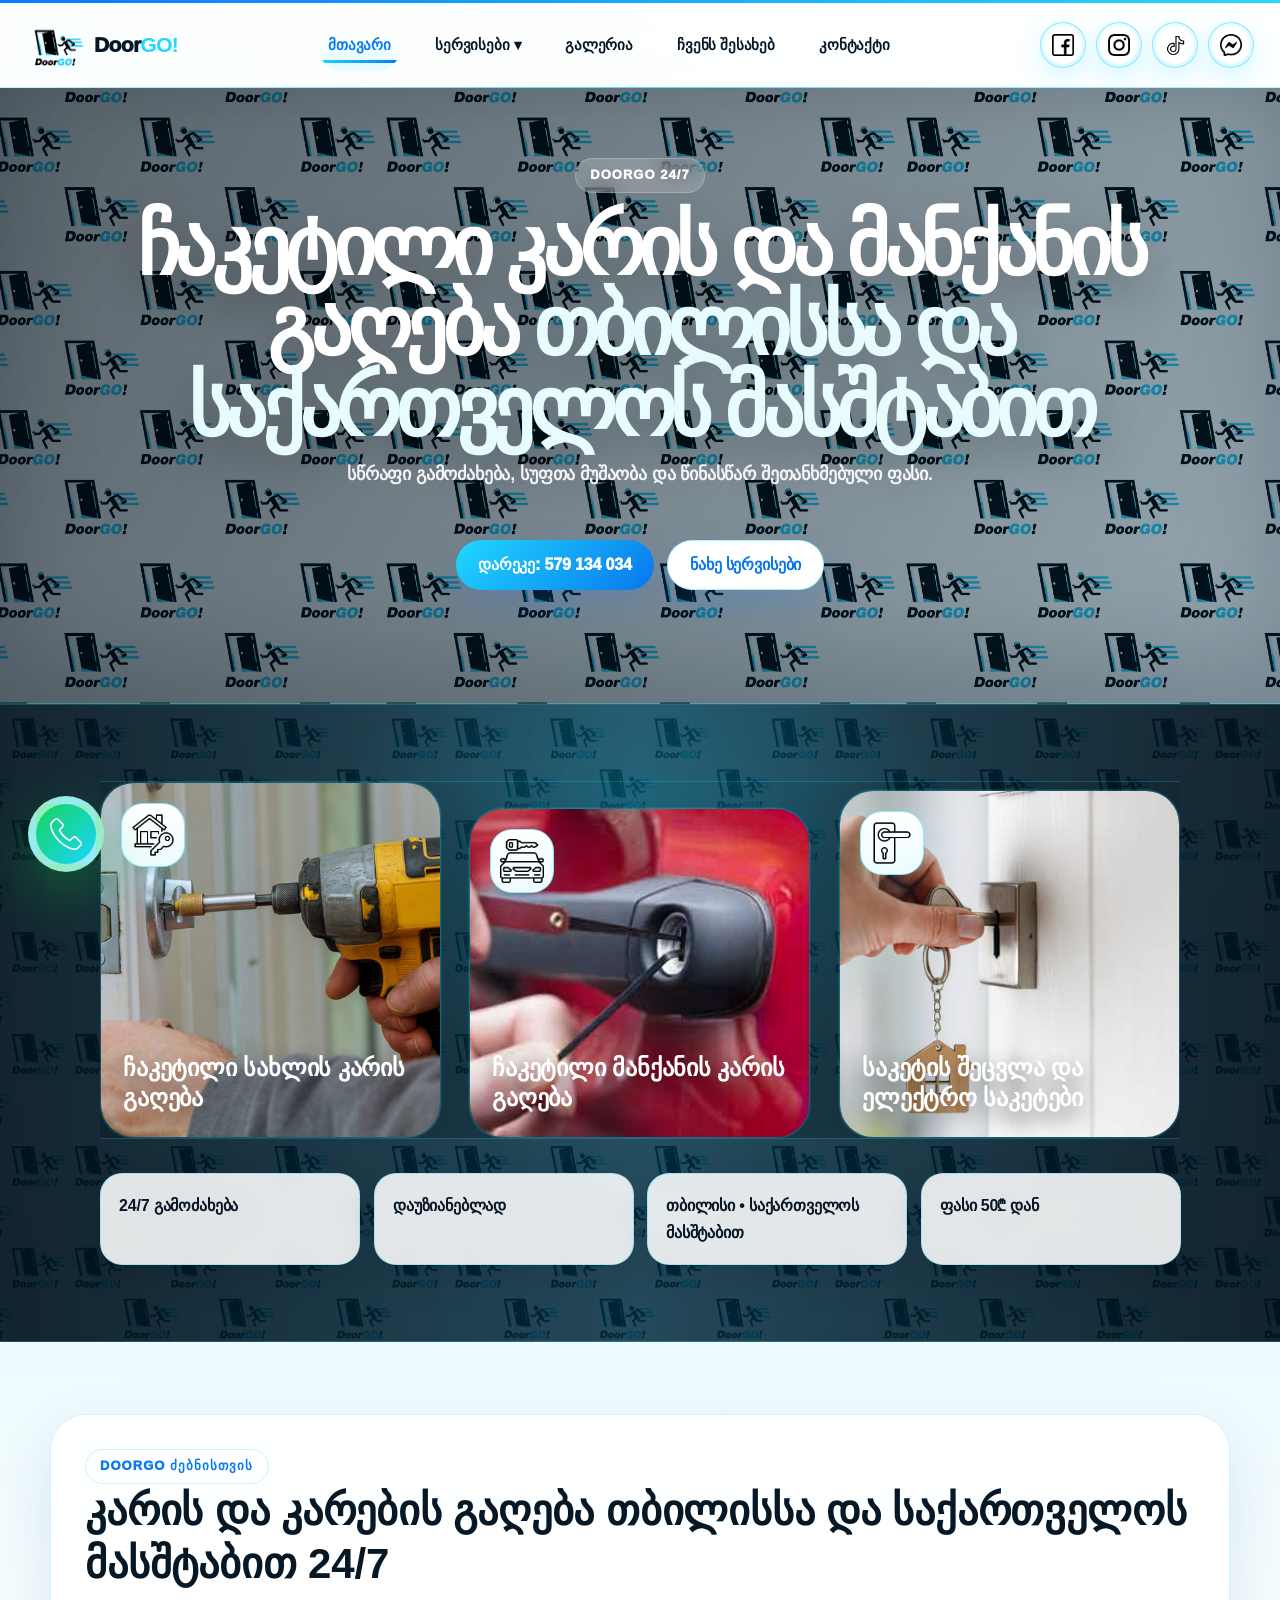
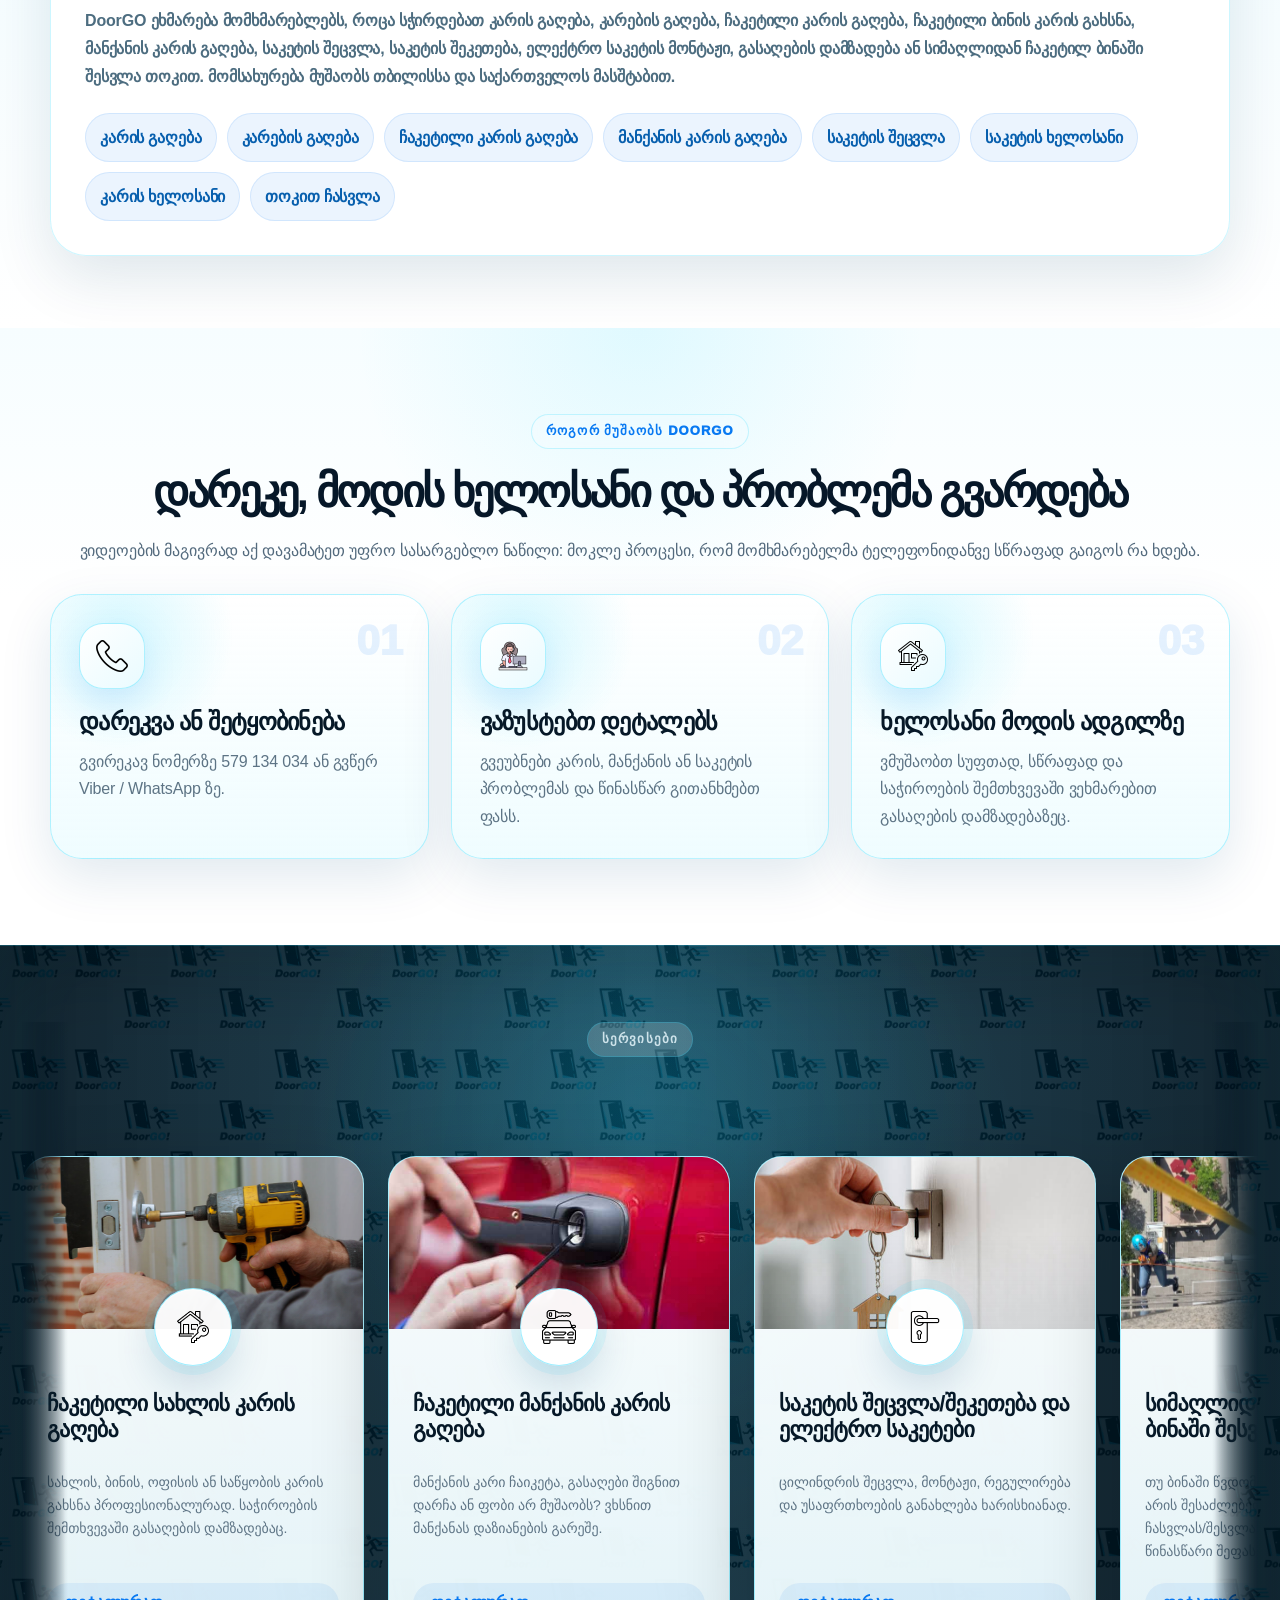
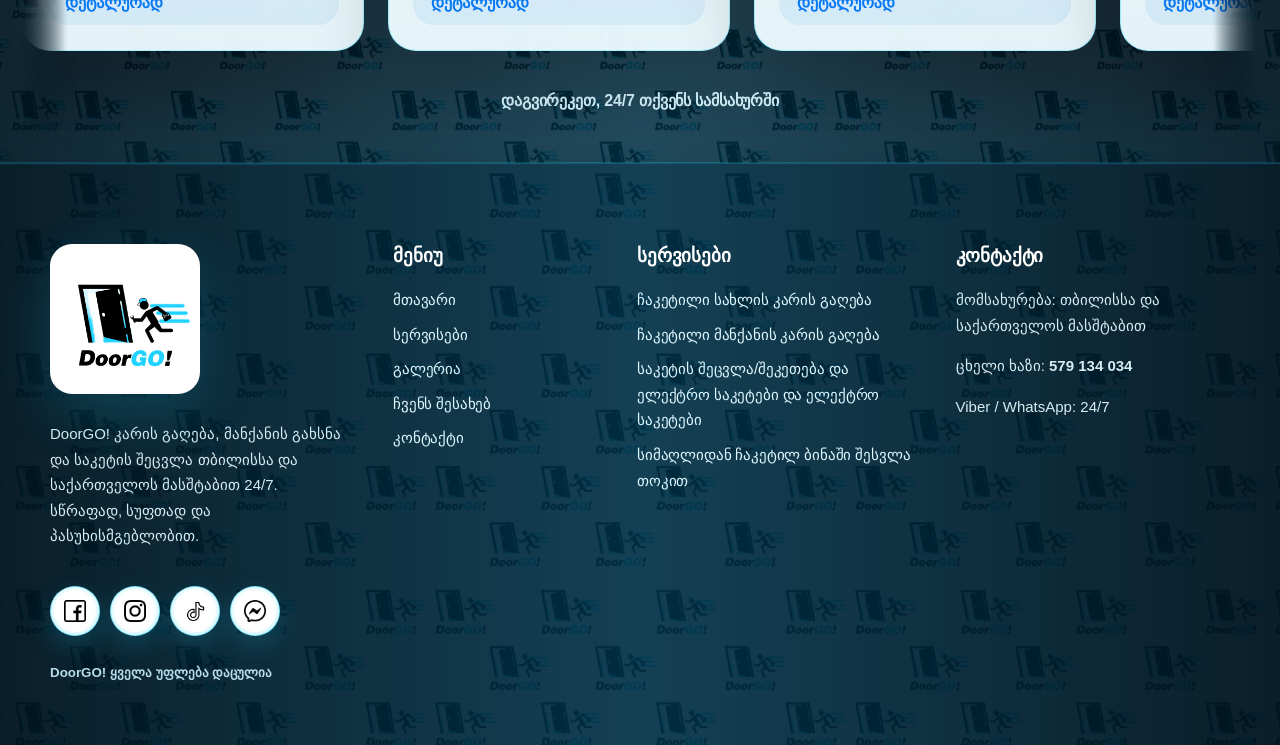
<file: index.html>
<!DOCTYPE html>
 <html lang="ka"><head><meta charset="utf-8"/><meta content="width=device-width, initial-scale=1.0, viewport-fit=cover" name="viewport"/>
<title>DoorGO — კარის გაღება, მანქანის გახსნა და საკეტის შეცვლა 24/7</title>
<meta name="description" content="DoorGO გთავაზობთ კარის გაღებას, ჩაკეტილი მანქანის გახსნას, საკეტის შეცვლას და სიმაღლიდან ბინაში შესვლას თოკით. მომსახურება თბილისსა და საქართველოს მასშტაბით 24/7. კარების გაღება და საკეტის სერვისი DoorGO."/>
<meta name="keywords" content="კარების გაღება, კარის გაღება, კარების გაღება თბილისი, კარების გაღება საქართველო, ჩაკეტილი კარის გაღება, ჩაკეტილი კარების გაღება, ავარიული კარის გახსნა, ბინის კარის გახსნა, კარის ხელოსანი, საკეტის ხელოსანი, მანქანის კარის გაღება, ჩაკეტილი მანქანის გახსნა, საკეტის შეცვლა, საკეტის შეკეთება, ცილინდრის შეცვლა, ელექტრო საკეტი, გასაღების დამზადება, თოკით ჩასვლა, DoorGO, doorgo.ge"/>
<meta name="robots" content="index, follow, max-image-preview:large"/>
<link rel="canonical" href="https://doorgo.ge/"/>
<meta property="og:locale" content="ka_GE"/>
<meta property="og:type" content="website"/>
<meta property="og:site_name" content="DoorGO"/>
<meta property="og:title" content="DoorGO — კარის გაღება, მანქანის გახსნა და საკეტის შეცვლა 24/7"/>
<meta property="og:description" content="DoorGO გთავაზობთ კარის გაღებას, ჩაკეტილი მანქანის გახსნას, საკეტის შეცვლას და სიმაღლიდან ბინაში შესვლას თოკით. მომსახურება თბილისსა და საქართველოს მასშტაბით 24/7."/>
<meta property="og:url" content="https://doorgo.ge/"/>
<meta property="og:image" content="https://doorgo.ge/doorgo%20banner.png"/>
<meta name="twitter:card" content="summary_large_image"/>
<meta name="twitter:title" content="DoorGO — კარის გაღება, მანქანის გახსნა და საკეტის შეცვლა 24/7"/>
<meta name="twitter:description" content="DoorGO გთავაზობთ კარის გაღებას, ჩაკეტილი მანქანის გახსნას, საკეტის შეცვლას და სიმაღლიდან ბინაში შესვლას თოკით. მომსახურება თბილისსა და საქართველოს მასშტაბით 24/7."/>
<meta name="twitter:image" content="https://doorgo.ge/doorgo%20banner.png"/>
<script type="application/ld+json">{"@context":"https://schema.org","@graph":[{"@type":["LocalBusiness","HomeAndConstructionBusiness"],"@id":"https://doorgo.ge/#business","name":"DoorGO","alternateName":"DoorGO!","url":"https://doorgo.ge/","logo":"https://doorgo.ge/doorgo%20logo.png","image":"https://doorgo.ge/doorgo%20banner.png","telephone":"+995579134034","priceRange":"₾₾","areaServed":[{"@type":"City","name":"თბილისი"},{"@type":"Country","name":"საქართველო"}],"openingHoursSpecification":[{"@type":"OpeningHoursSpecification","dayOfWeek":["Monday","Tuesday","Wednesday","Thursday","Friday","Saturday","Sunday"],"opens":"00:00","closes":"23:59"}],"sameAs":["https://www.facebook.com/saba.dumbadze.547","https://www.instagram.com/manuchar863/","https://www.tiktok.com/@saba.dumba"],"description":"DoorGO გთავაზობთ კარის გაღებას, ჩაკეტილი მანქანის გახსნას, საკეტის შეცვლას და სიმაღლიდან ბინაში შესვლას თოკით. მომსახურება თბილისსა და საქართველოს მასშტაბით 24/7."},{"@type":"WebSite","@id":"https://doorgo.ge/#website","url":"https://doorgo.ge/","name":"DoorGO","inLanguage":"ka-GE","publisher":{"@id":"https://doorgo.ge/#business"}},{"@type":"WebPage","@id":"https://doorgo.ge/#webpage","url":"https://doorgo.ge/","name":"DoorGO — კარის გაღება, მანქანის გახსნა და საკეტის შეცვლა 24/7","description":"DoorGO გთავაზობთ კარის გაღებას, ჩაკეტილი მანქანის გახსნას, საკეტის შეცვლას და სიმაღლიდან ბინაში შესვლას თოკით. მომსახურება თბილისსა და საქართველოს მასშტაბით 24/7.","inLanguage":"ka-GE","isPartOf":{"@id":"https://doorgo.ge/#website"},"about":{"@id":"https://doorgo.ge/#business"}}]}</script><link href="doorgo logo circle.png" rel="icon"/><link href="style.css" rel="stylesheet"/></head><body class="dg-v13 dg-v17 dg-v18 dg-v20 dg-v21 dg-v22 dg-v23 dg-v24 dg-v25 dg-v26 dg-v27 dg-v28 dg-v29 dg-v30 dg-v31 dg-v32 dg-v33 dg-v34 dg-v35 dg-v36 dg-v37 dg-v38 dg-v39 dg-v40 dg-v41 dg-v42 dg-v43 dg-v44 dg-v45 dg-v46 dg-v47 dg-v48 dg-v49 dg-v50 dg-v51 dg-v53 dg-v54 dg-v55 dg-v56 dg-v57 dg-v58 dg-v59 dg-v60 dg-v61 dg-v62 dg-v68 dg-v70 dg-v75"><div class="top-line"></div><header class="site-header"><div class="header-inner">
<a class="brand" href="MainHome.html"><img alt="DoorGO logo" src="doorgo logo.png"/><span>Door<b>GO!</b></span></a>
<button aria-label="მენიუს გახსნა" class="menu-toggle"><span class="bar bar-1"></span><span class="bar bar-2"></span><span class="bar bar-3"></span></button>
<nav class="nav">
<a class="active" href="MainHome.html">მთავარი</a>
<div class="dropdown"><a class="dropdown-trigger" href="OurServices.html">სერვისები ▾</a><div class="dropdown-menu">
<a href="OurServices.html">ყველა სერვისი</a><a href="chaketili-saxlis-karis-gageba.html">ჩაკეტილი სახლის კარის გაღება</a><a href="off-track-door-fix.html">ჩაკეტილი მანქანის კარის გაღება</a><a href="saketis-shecvla-sheketeba.html">საკეტის შეცვლა/შეკეთება და ელექტრო საკეტები და ელექტრო საკეტები</a><a href="tokit-binashi-shesvla.html">სიმაღლიდან ჩაკეტილ ბინაში შესვლა თოკით</a>
</div></div>
<a href="Gallery.html">გალერია</a><a href="AboutUs.html">ჩვენს შესახებ</a><a href="Contact.html">კონტაქტი</a>
</nav><div class="socials"><a aria-label="Facebook" href="https://www.facebook.com/saba.dumbadze.547"><img alt="Facebook" src="facebook.png"/></a><a aria-label="Instagram" href="https://www.instagram.com/manuchar863/"><img alt="Instagram" src="instagram.png"/></a><a aria-label="TikTok" href="https://www.tiktok.com/@saba.dumba?is_from_webapp=1&amp;sender_device=pc" rel="noopener" target="_blank"><img alt="TikTok" src="tik-tok.png"/></a><a aria-label="Messenger" href="https://m.me/saba.dumbadze.547"><img alt="Messenger" src="messenger.png"/></a></div>
</div></header>
<main><section class="hero home-hero-v17"><div class="hero-inner"><span class="eyebrow">DoorGO 24/7</span><h1>ჩაკეტილი კარის და მანქანის გაღება <span>თბილისსა და საქართველოს მასშტაბით</span></h1><p class="hero-sub">სწრაფი გამოძახება, სუფთა მუშაობა და წინასწარ შეთანხმებული ფასი.</p><div class="hero-actions"><a class="btn" href="tel:+995579134034">დარეკე: 579 134 034</a><a class="btn white" href="OurServices.html">ნახე სერვისები</a></div></div><div class="home-service-showcase"><div class="hero-grid"><div class="hero-tile"><div class="tile-icon"><img alt="" src="house-key.png"/></div><img alt="ჩაკეტილი სახლის კარის გაღება" src="house lock.jpg"/><span>ჩაკეტილი სახლის კარის გაღება</span></div><div class="hero-tile"><div class="tile-icon"><img alt="" src="car-open.png"/></div><img alt="ჩაკეტილი მანქანის კარის გაღება" src="car lock.jpg"/><span>ჩაკეტილი მანქანის კარის გაღება</span></div><div class="hero-tile"><div class="tile-icon"><img alt="" src="door-handle.png"/></div><img alt="საკეტის შეცვლა/შეკეთება და ელექტრო საკეტები" src="change lock.jpg"/><span>საკეტის შეცვლა და ელექტრო საკეტები</span></div></div><div class="trust-row"><div class="trust">24/7 გამოძახება</div><div class="trust">დაუზიანებლად</div><div class="trust">თბილისი • საქართველოს მასშტაბით</div><div class="trust">ფასი 50₾ დან</div></div><div aria-label="მთავარი სერვისები" class="mobile-service-switcher"><div class="mobile-service-head"><span class="eyebrow">სერვისები</span><h3>აირჩიე სერვისი და ნახე დეტალურად</h3></div><div aria-label="სერვისების არჩევა" class="mobile-service-tabs" role="tablist"><button aria-selected="true" class="is-active" data-service-tab="home" type="button">სახლი</button><button aria-selected="false" data-service-tab="car" type="button">მანქანა</button><button aria-selected="false" data-service-tab="lock" type="button">საკეტები</button></div><div class="mobile-service-stage"><article class="mobile-service-panel is-active" data-service-panel="home"><a href="chaketili-saxlis-karis-gageba.html"><div class="mobile-service-image"><img alt="ჩაკეტილი სახლის კარის გაღება" src="house lock.jpg"/></div><div class="mobile-service-badge"><img alt="" src="house-key.png"/></div><div class="mobile-service-content"><h4>ჩაკეტილი სახლის კარის გაღება</h4><p>სახლის, ბინის, ოფისის ან საწყობის კარის გახსნა პროფესიონალურად და უსაფრთხოდ.</p><span class="mobile-service-link">დეტალურად</span></div></a></article><article class="mobile-service-panel" data-service-panel="car"><a href="off-track-door-fix.html"><div class="mobile-service-image"><img alt="ჩაკეტილი მანქანის კარის გაღება" src="car lock.jpg"/></div><div class="mobile-service-badge"><img alt="" src="car-open.png"/></div><div class="mobile-service-content"><h4>ჩაკეტილი მანქანის კარის გაღება</h4><p>მანქანის გაღება დაზიანების გარეშე როცა გასაღები შიგნით დარჩა ან ფობი აღარ მუშაობს.</p><span class="mobile-service-link">დეტალურად</span></div></a></article><article class="mobile-service-panel" data-service-panel="lock"><a href="saketis-shecvla-sheketeba.html"><div class="mobile-service-image"><img alt="საკეტის შეცვლა და ელექტრო საკეტები" src="change lock.jpg"/></div><div class="mobile-service-badge"><img alt="" src="door-handle.png"/></div><div class="mobile-service-content"><h4>საკეტის შეცვლა და ელექტრო საკეტები</h4><p>ცილინდრის შეცვლა, მონტაჟი, რეგულირება და უსაფრთხოების განახლება ხარისხიანად.</p><span class="mobile-service-link">დეტალურად</span></div></a></article></div><div class="mobile-service-features"><div class="feature-pill">24/7 გამოძახება</div><div class="feature-pill">დაუზიანებლად</div><div class="feature-pill">თბილისი • საქართველოს მასშტაბით</div><div class="feature-pill">ფასი 50₾ დან</div></div></div></div></section>

<section class="keyword-seo-section reveal">
  <div class="keyword-seo-card">
    <span class="eyebrow">DoorGO ძებნისთვის</span>
    <h2>კარის და კარების გაღება თბილისსა და საქართველოს მასშტაბით 24/7</h2>
    <p>DoorGO ეხმარება მომხმარებლებს, როცა სჭირდებათ კარის გაღება, კარების გაღება, ჩაკეტილი კარის გაღება, ჩაკეტილი ბინის კარის გახსნა, მანქანის კარის გაღება, საკეტის შეცვლა, საკეტის შეკეთება, ელექტრო საკეტის მონტაჟი, გასაღების დამზადება ან სიმაღლიდან ჩაკეტილ ბინაში შესვლა თოკით. მომსახურება მუშაობს თბილისსა და საქართველოს მასშტაბით.</p>
    <div class="keyword-chip-list">
      <span>კარის გაღება</span>
      <span>კარების გაღება</span>
      <span>ჩაკეტილი კარის გაღება</span>
      <span>მანქანის კარის გაღება</span>
      <span>საკეტის შეცვლა</span>
      <span>საკეტის ხელოსანი</span>
      <span>კარის ხელოსანი</span>
      <span>თოკით ჩასვლა</span>
    </div>
  </div>
</section>

<section class="section home-process-section">
<div class="container center">
<span class="eyebrow">როგორ მუშაობს DoorGO</span>
<h2>დარეკე, მოდის ხელოსანი და პრობლემა გვარდება</h2>
<p>ვიდეოების მაგივრად აქ დავამატეთ უფრო სასარგებლო ნაწილი: მოკლე პროცესი, რომ მომხმარებელმა ტელეფონიდანვე სწრაფად გაიგოს რა ხდება.</p>
<div class="process-grid">
<article class="process-card reveal">
<div class="process-icon"><img alt="" src="telephone.png"/></div>
<span>01</span>
<h3>დარეკვა ან შეტყობინება</h3>
<p>გვირეკავ ნომერზე 579 134 034 ან გვწერ Viber / WhatsApp ზე.</p>
</article>
<article class="process-card reveal">
<div class="process-icon"><img alt="" src="operator.png"/></div>
<span>02</span>
<h3>ვაზუსტებთ დეტალებს</h3>
<p>გვეუბნები კარის, მანქანის ან საკეტის პრობლემას და წინასწარ გითანხმებთ ფასს.</p>
</article>
<article class="process-card reveal">
<div class="process-icon"><img alt="" src="house-key.png"/></div>
<span>03</span>
<h3>ხელოსანი მოდის ადგილზე</h3>
<p>ვმუშაობთ სუფთად, სწრაფად და საჭიროების შემთხვევაში ვეხმარებით გასაღების დამზადებაზეც.</p>
</article>
</div>
</div>
</section>
<section class="section services-strip"><div class="container"><div class="center"><span class="eyebrow">სერვისები</span><h2>ყველაზე მოთხოვნადი მომსახურებები</h2></div><div class="service-grid"><article class="service-card"><a href="chaketili-saxlis-karis-gageba.html"><div class="card-img"><img alt="ჩაკეტილი სახლის კარის გაღება" src="house lock.jpg"/></div><div class="icon-badge"><img alt="" src="house-key.png"/></div><div class="card-body"><h3>ჩაკეტილი სახლის კარის გაღება</h3><p>სახლის, ბინის, ოფისის ან საწყობის კარის გახსნა პროფესიონალურად. საჭიროების შემთხვევაში გასაღების დამზადებაც.</p><span class="card-link">დეტალურად</span></div></a></article><article class="service-card"><a href="off-track-door-fix.html"><div class="card-img"><img alt="ჩაკეტილი მანქანის კარის გაღება" src="car lock.jpg"/></div><div class="icon-badge"><img alt="" src="car-open.png"/></div><div class="card-body"><h3>ჩაკეტილი მანქანის კარის გაღება</h3><p>მანქანის კარი ჩაიკეტა, გასაღები შიგნით დარჩა ან ფობი არ მუშაობს? ვხსნით მანქანას დაზიანების გარეშე.</p><span class="card-link">დეტალურად</span></div></a></article><article class="service-card"><a href="saketis-shecvla-sheketeba.html"><div class="card-img"><img alt="საკეტის შეცვლა/შეკეთება და ელექტრო საკეტები" src="change lock.jpg"/></div><div class="icon-badge"><img alt="" src="door-handle.png"/></div><div class="card-body"><h3>საკეტის შეცვლა/შეკეთება და ელექტრო საკეტები</h3><p>ცილინდრის შეცვლა, მონტაჟი, რეგულირება და უსაფრთხოების განახლება ხარისხიანად.</p><span class="card-link">დეტალურად</span></div></a></article><article class="service-card"><a href="tokit-binashi-shesvla.html"><div class="card-img"><img alt="სიმაღლიდან ჩაკეტილ ბინაში შესვლა თოკით" src="rope-entry.jpg"/></div><div class="icon-badge"><img alt="" src="rope-access-black.png"/></div><div class="card-body"><h3>სიმაღლიდან ჩაკეტილ ბინაში შესვლა თოკით</h3><p>თუ ბინაში წვდომა მხოლოდ სიმაღლიდან არის შესაძლებელი, ვახორციელებთ თოკით ჩასვლას/შესვლას პროფესიონალურად და წინასწარი შეფასებით.</p><span class="card-link">დეტალურად</span></div></a></article></div><p class="center" style="margin-top:36px;font-weight:900">დაგვირეკეთ, 24/7 თქვენს სამსახურში</p></div></section>
</main><a aria-label="დარეკვა" class="phone-float" href="tel:+995579134034"><img alt="phone" src="telephone.png"/></a>
<footer class="footer"><div class="footer-inner">
<div><img alt="DoorGO" class="footer-logo" src="doorgo logo.png"/><p>DoorGO! კარის გაღება, მანქანის გახსნა და საკეტის შეცვლა თბილისსა და საქართველოს მასშტაბით 24/7. სწრაფად, სუფთად და პასუხისმგებლობით.</p><div class="footer-socials"><a href="https://www.facebook.com/saba.dumbadze.547"><img alt="facebook" src="facebook.png"/></a><a href="https://www.instagram.com/manuchar863/"><img alt="instagram" src="instagram.png"/></a><a href="https://www.tiktok.com/@saba.dumba?is_from_webapp=1&amp;sender_device=pc" rel="noopener" target="_blank"><img alt="tiktok" src="tik-tok.png"/></a><a href="https://m.me/saba.dumbadze.547"><img alt="messenger" src="messenger.png"/></a></div><small>DoorGO! ყველა უფლება დაცულია</small></div>
<div><h3>მენიუ</h3><a href="MainHome.html">მთავარი</a><a href="OurServices.html">სერვისები</a><a href="Gallery.html">გალერია</a><a href="AboutUs.html">ჩვენს შესახებ</a><a href="Contact.html">კონტაქტი</a></div>
<div><h3>სერვისები</h3><a href="chaketili-saxlis-karis-gageba.html">ჩაკეტილი სახლის კარის გაღება</a><a href="off-track-door-fix.html">ჩაკეტილი მანქანის კარის გაღება</a><a href="saketis-shecvla-sheketeba.html">საკეტის შეცვლა/შეკეთება და ელექტრო საკეტები და ელექტრო საკეტები</a><a href="tokit-binashi-shesvla.html">სიმაღლიდან ჩაკეტილ ბინაში შესვლა თოკით</a></div>
<div><h3>კონტაქტი</h3><p>მომსახურება: თბილისსა და საქართველოს მასშტაბით</p><p>ცხელი ხაზი: <b>579 134 034</b></p><p>Viber / WhatsApp: 24/7</p></div>
</div></footer>
<nav aria-label="Mobile app navigation" class="mobile-app-tabbar">
<a class="active-tab" data-tab="home" href="MainHome.html"><span class="tab-ico"><img alt="" src="doorgo logo circle.png"/></span><b>მთავარი</b></a>
<a data-tab="services" href="OurServices.html"><span class="tab-ico"><img alt="" src="house-key.png"/></span><b>სერვისები</b></a>
<a class="tab-call" data-tab="call" href="tel:+995579134034"><span class="tab-ico"><img alt="" src="telephone.png"/></span><b>დარეკვა</b></a>
<a data-tab="gallery" href="Gallery.html"><span class="tab-ico"><img alt="" src="door-handle.png"/></span><b>გალერია</b></a>
<a data-tab="contact" href="Contact.html"><span class="tab-ico"><img alt="" src="mail.png"/></span><b>კონტაქტი</b></a>
</nav>
<script src="script.js"></script></body></html>
</file>
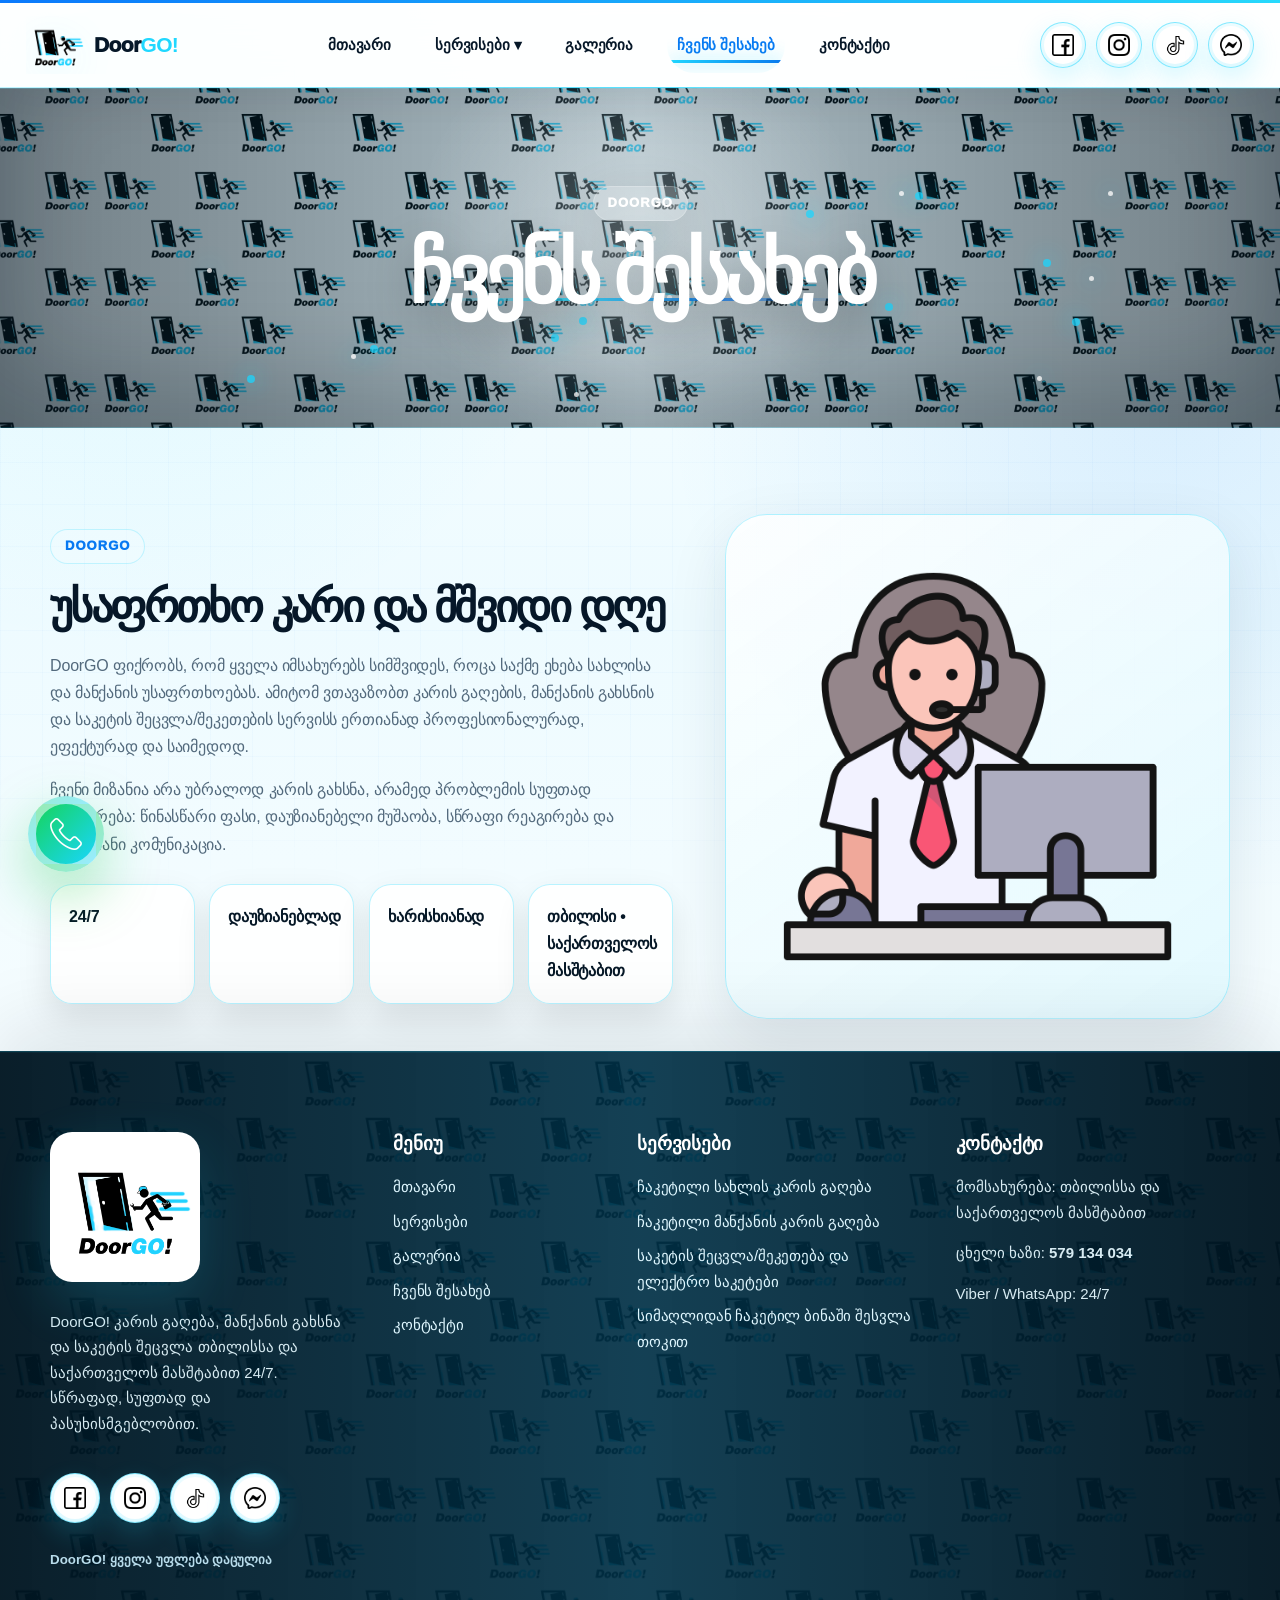
<file: AboutUs.html>
<!DOCTYPE html>
 <html lang="ka"><head><meta charset="utf-8"/><meta content="width=device-width, initial-scale=1.0, viewport-fit=cover" name="viewport"/>
<title>ჩვენს შესახებ — DoorGO კარის და საკეტის სერვისი</title>
<meta name="description" content="DoorGO არის კარის გაღების, მანქანის გახსნის და საკეტის შეცვლის სერვისი თბილისსა და საქართველოს მასშტაბით. კარების გაღება და საკეტის სერვისი DoorGO."/>
<meta name="keywords" content="კარების გაღება, კარის გაღება, კარების გაღება თბილისი, კარების გაღება საქართველო, ჩაკეტილი კარის გაღება, ჩაკეტილი კარების გაღება, ავარიული კარის გახსნა, ბინის კარის გახსნა, კარის ხელოსანი, საკეტის ხელოსანი, მანქანის კარის გაღება, ჩაკეტილი მანქანის გახსნა, საკეტის შეცვლა, საკეტის შეკეთება, ცილინდრის შეცვლა, ელექტრო საკეტი, გასაღების დამზადება, თოკით ჩასვლა, DoorGO, doorgo.ge"/>
<meta name="robots" content="index, follow, max-image-preview:large"/>
<link rel="canonical" href="https://doorgo.ge/AboutUs.html"/>
<meta property="og:locale" content="ka_GE"/>
<meta property="og:type" content="website"/>
<meta property="og:site_name" content="DoorGO"/>
<meta property="og:title" content="ჩვენს შესახებ — DoorGO კარის და საკეტის სერვისი"/>
<meta property="og:description" content="DoorGO არის კარის გაღების, მანქანის გახსნის და საკეტის შეცვლის სერვისი თბილისსა და საქართველოს მასშტაბით."/>
<meta property="og:url" content="https://doorgo.ge/AboutUs.html"/>
<meta property="og:image" content="https://doorgo.ge/doorgo%20banner.png"/>
<meta name="twitter:card" content="summary_large_image"/>
<meta name="twitter:title" content="ჩვენს შესახებ — DoorGO კარის და საკეტის სერვისი"/>
<meta name="twitter:description" content="DoorGO არის კარის გაღების, მანქანის გახსნის და საკეტის შეცვლის სერვისი თბილისსა და საქართველოს მასშტაბით."/>
<meta name="twitter:image" content="https://doorgo.ge/doorgo%20banner.png"/>
<script type="application/ld+json">{"@context":"https://schema.org","@graph":[{"@type":["LocalBusiness","HomeAndConstructionBusiness"],"@id":"https://doorgo.ge/#business","name":"DoorGO","alternateName":"DoorGO!","url":"https://doorgo.ge/","logo":"https://doorgo.ge/doorgo%20logo.png","image":"https://doorgo.ge/doorgo%20banner.png","telephone":"+995579134034","priceRange":"₾₾","areaServed":[{"@type":"City","name":"თბილისი"},{"@type":"Country","name":"საქართველო"}],"openingHoursSpecification":[{"@type":"OpeningHoursSpecification","dayOfWeek":["Monday","Tuesday","Wednesday","Thursday","Friday","Saturday","Sunday"],"opens":"00:00","closes":"23:59"}],"sameAs":["https://www.facebook.com/saba.dumbadze.547","https://www.instagram.com/manuchar863/","https://www.tiktok.com/@saba.dumba"],"description":"DoorGO არის კარის გაღების, მანქანის გახსნის და საკეტის შეცვლის სერვისი თბილისსა და საქართველოს მასშტაბით."},{"@type":"WebSite","@id":"https://doorgo.ge/#website","url":"https://doorgo.ge/","name":"DoorGO","inLanguage":"ka-GE","publisher":{"@id":"https://doorgo.ge/#business"}},{"@type":"WebPage","@id":"https://doorgo.ge/AboutUs.html#webpage","url":"https://doorgo.ge/AboutUs.html","name":"ჩვენს შესახებ — DoorGO კარის და საკეტის სერვისი","description":"DoorGO არის კარის გაღების, მანქანის გახსნის და საკეტის შეცვლის სერვისი თბილისსა და საქართველოს მასშტაბით.","inLanguage":"ka-GE","isPartOf":{"@id":"https://doorgo.ge/#website"},"about":{"@id":"https://doorgo.ge/#business"}}]}</script><link href="doorgo logo circle.png" rel="icon"/><link href="style.css" rel="stylesheet"/></head><body class="dg-v13 dg-v17 dg-v18 dg-v20 dg-v21 dg-v22 dg-v23 dg-v24 dg-v25 dg-v26 dg-v27 dg-v28 dg-v29 dg-v30 dg-v31 dg-v32 dg-v33 dg-v34 dg-v35 dg-v36 dg-v37 dg-v38 dg-v39 dg-v40 dg-v41 dg-v42 dg-v43 dg-v44 dg-v45 dg-v46 dg-v47 dg-v48 dg-v49 dg-v50 dg-v51 dg-v54 dg-v55 dg-v56 dg-v57 dg-v58 dg-v59 dg-v60 dg-v61 dg-v62 dg-v68 dg-v70 dg-v75"><div class="top-line"></div><header class="site-header"><div class="header-inner">
<a class="brand" href="MainHome.html"><img alt="DoorGO logo" src="doorgo logo.png"/><span>Door<b>GO!</b></span></a>
<button aria-label="მენიუს გახსნა" class="menu-toggle"><span class="bar bar-1"></span><span class="bar bar-2"></span><span class="bar bar-3"></span></button>
<nav class="nav">
<a href="MainHome.html">მთავარი</a>
<div class="dropdown"><a class="dropdown-trigger" href="OurServices.html">სერვისები ▾</a><div class="dropdown-menu">
<a href="OurServices.html">ყველა სერვისი</a><a href="chaketili-saxlis-karis-gageba.html">ჩაკეტილი სახლის კარის გაღება</a><a href="off-track-door-fix.html">ჩაკეტილი მანქანის კარის გაღება</a><a href="saketis-shecvla-sheketeba.html">საკეტის შეცვლა/შეკეთება და ელექტრო საკეტები</a><a href="tokit-binashi-shesvla.html">სიმაღლიდან ჩაკეტილ ბინაში შესვლა თოკით</a>
</div></div>
<a href="Gallery.html">გალერია</a><a class="active" href="AboutUs.html">ჩვენს შესახებ</a><a href="Contact.html">კონტაქტი</a>
</nav><div class="socials"><a aria-label="Facebook" href="https://www.facebook.com/saba.dumbadze.547"><img alt="Facebook" src="facebook.png"/></a><a aria-label="Instagram" href="https://www.instagram.com/manuchar863/"><img alt="Instagram" src="instagram.png"/></a><a aria-label="TikTok" href="https://www.tiktok.com/@saba.dumba?is_from_webapp=1&amp;sender_device=pc" rel="noopener" target="_blank"><img alt="TikTok" src="tik-tok.png"/></a><a aria-label="Messenger" href="https://m.me/saba.dumbadze.547"><img alt="Messenger" src="messenger.png"/></a></div>
</div></header>
<section aria-label="Quick actions" class="mobile-app-quickstrip">
<a href="tel:+995579134034"><span class="quick-icon"><img alt="" src="telephone.png"/></span><b>579 134 034</b></a>
<a href="OurServices.html"><span class="quick-icon"><img alt="" src="house-key.png"/></span><b>სერვისები</b></a>
<a href="Gallery.html"><span class="quick-icon"><img alt="" src="door-handle.png"/></span><b>ვიდეოები</b></a>
</section>
<main><section class="dg-clean-banner reveal"><div class="dg-clean-banner-inner"><span class="eyebrow">DoorGO</span><h1>ჩვენს შესახებ</h1></div></section><section class="section"><div class="container about-split"><div><span class="eyebrow">DoorGO</span><h2>უსაფრთხო კარი და მშვიდი დღე</h2><p>DoorGO ფიქრობს, რომ ყველა იმსახურებს სიმშვიდეს, როცა საქმე ეხება სახლისა და მანქანის უსაფრთხოებას. ამიტომ ვთავაზობთ კარის გაღების, მანქანის გახსნის და საკეტის შეცვლა/შეკეთების სერვისს ერთიანად პროფესიონალურად, ეფექტურად და საიმედოდ.</p><p>ჩვენი მიზანია არა უბრალოდ კარის გახსნა, არამედ პრობლემის სუფთად მოგვარება: წინასწარი ფასი, დაუზიანებელი მუშაობა, სწრაფი რეაგირება და თავაზიანი კომუნიკაცია.</p><div class="trust-row"><div class="trust">24/7</div><div class="trust">დაუზიანებლად</div><div class="trust">ხარისხიანად</div><div class="trust">თბილისი • საქართველოს მასშტაბით</div></div></div><div class="operator-box"><img alt="DoorGO operator" src="operator.png"/></div></div></section></main><a aria-label="დარეკვა" class="phone-float" href="tel:+995579134034"><img alt="phone" src="telephone.png"/></a>
<footer class="footer"><div class="footer-inner">
<div><img alt="DoorGO" class="footer-logo" src="doorgo logo.png"><p>DoorGO! კარის გაღება, მანქანის გახსნა და საკეტის შეცვლა თბილისსა და საქართველოს მასშტაბით 24/7. სწრაფად, სუფთად და პასუხისმგებლობით.</p><div class="footer-socials"><a href="https://www.facebook.com/saba.dumbadze.547"><img alt="facebook" src="facebook.png"/></a><a href="https://www.instagram.com/manuchar863/"><img alt="instagram" src="instagram.png"/></a><a href="https://www.tiktok.com/@saba.dumba?is_from_webapp=1&amp;sender_device=pc" rel="noopener" target="_blank"><img alt="tiktok" src="tik-tok.png"/></a><a href="https://m.me/saba.dumbadze.547"><img alt="messenger" src="messenger.png"/></a></div><small>DoorGO! ყველა უფლება დაცულია</small></img></div>
<div><h3>მენიუ</h3><a href="MainHome.html">მთავარი</a><a href="OurServices.html">სერვისები</a><a href="Gallery.html">გალერია</a><a href="AboutUs.html">ჩვენს შესახებ</a><a href="Contact.html">კონტაქტი</a></div>
<div><h3>სერვისები</h3><a href="chaketili-saxlis-karis-gageba.html">ჩაკეტილი სახლის კარის გაღება</a><a href="off-track-door-fix.html">ჩაკეტილი მანქანის კარის გაღება</a><a href="saketis-shecvla-sheketeba.html">საკეტის შეცვლა/შეკეთება და ელექტრო საკეტები</a><a href="tokit-binashi-shesvla.html">სიმაღლიდან ჩაკეტილ ბინაში შესვლა თოკით</a></div>
<div><h3>კონტაქტი</h3><p>მომსახურება: თბილისსა და საქართველოს მასშტაბით</p><p>ცხელი ხაზი: <b>579 134 034</b></p><p>Viber / WhatsApp: 24/7</p></div>
</div></footer>
<nav aria-label="Mobile app navigation" class="mobile-app-tabbar">
<a class="active-tab" data-tab="home" href="MainHome.html"><span class="tab-ico"><img alt="" src="doorgo logo circle.png"/></span><b>მთავარი</b></a>
<a data-tab="services" href="OurServices.html"><span class="tab-ico"><img alt="" src="house-key.png"/></span><b>სერვისები</b></a>
<a class="tab-call" data-tab="call" href="tel:+995579134034"><span class="tab-ico"><img alt="" src="telephone.png"/></span><b>დარეკვა</b></a>
<a data-tab="gallery" href="Gallery.html"><span class="tab-ico"><img alt="" src="door-handle.png"/></span><b>გალერია</b></a>
<a data-tab="contact" href="Contact.html"><span class="tab-ico"><img alt="" src="mail.png"/></span><b>კონტაქტი</b></a>
</nav>
<script src="script.js"></script></body></html>
</file>
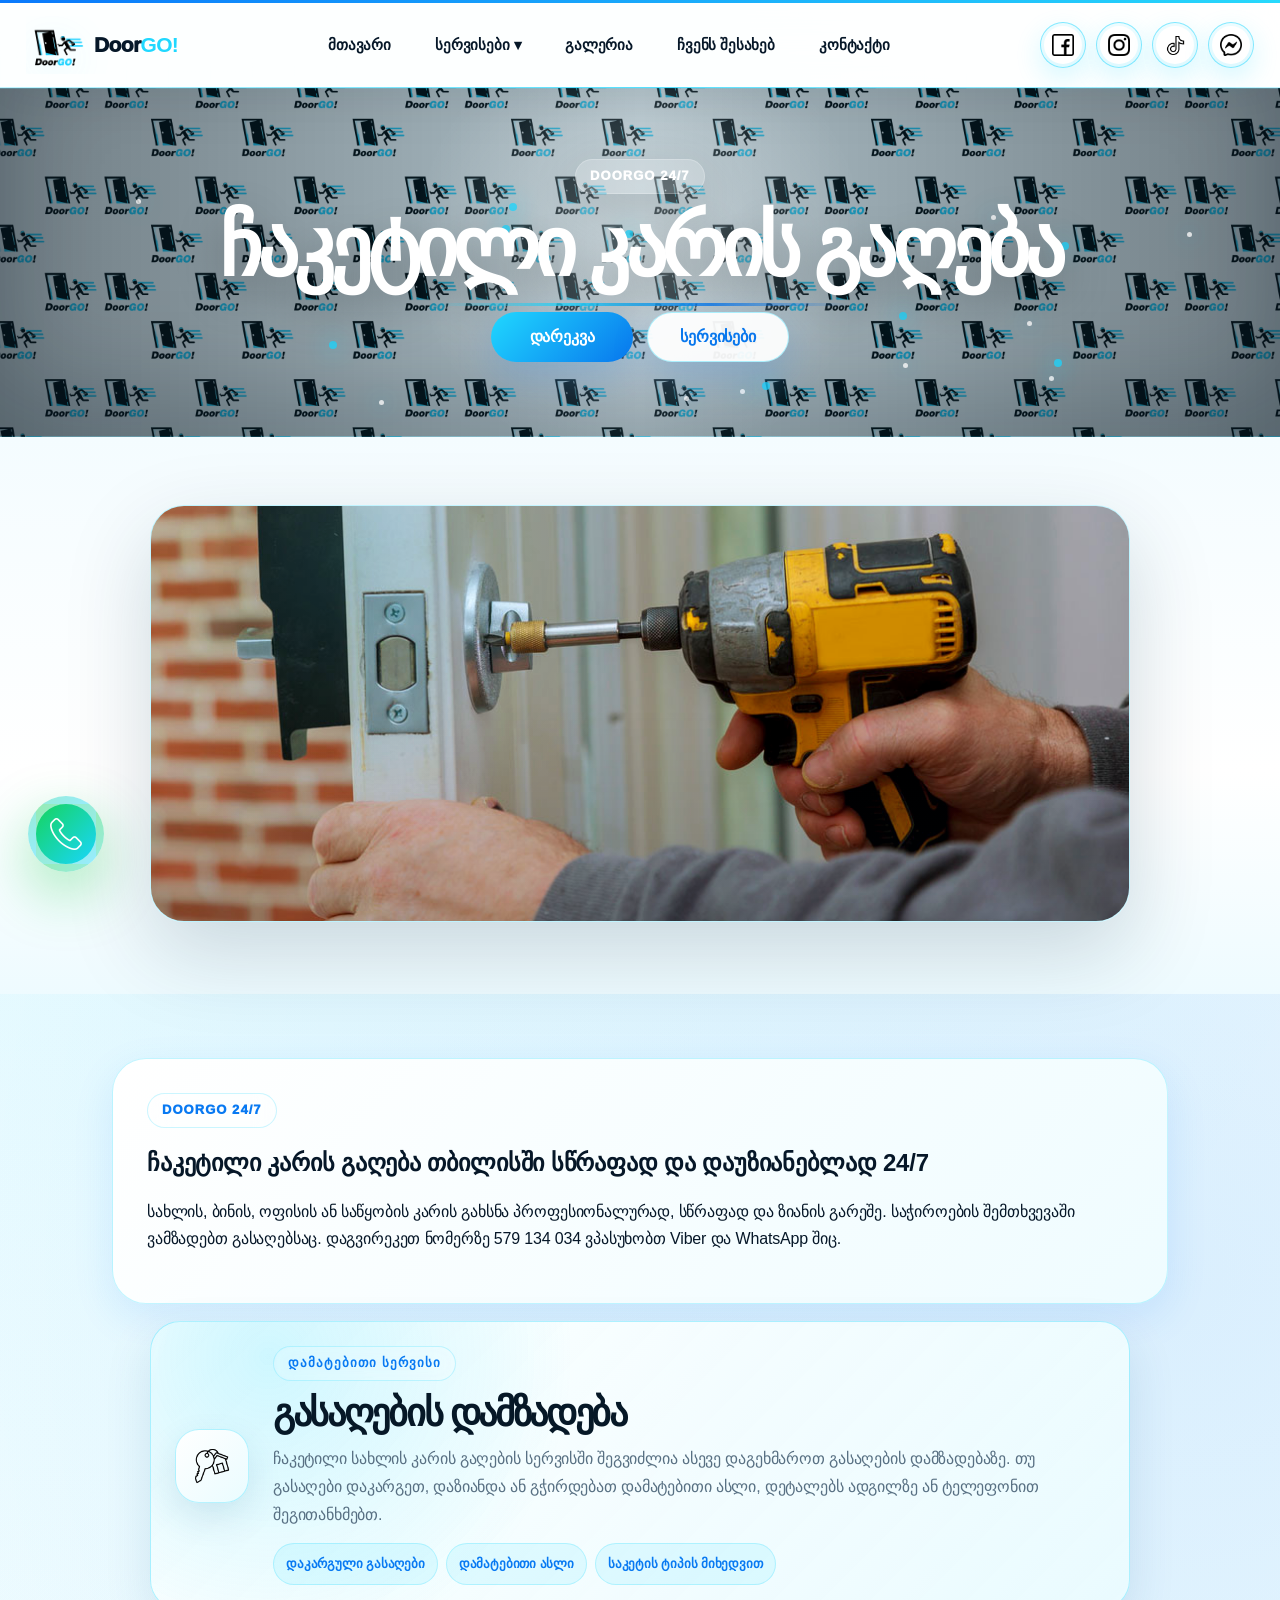
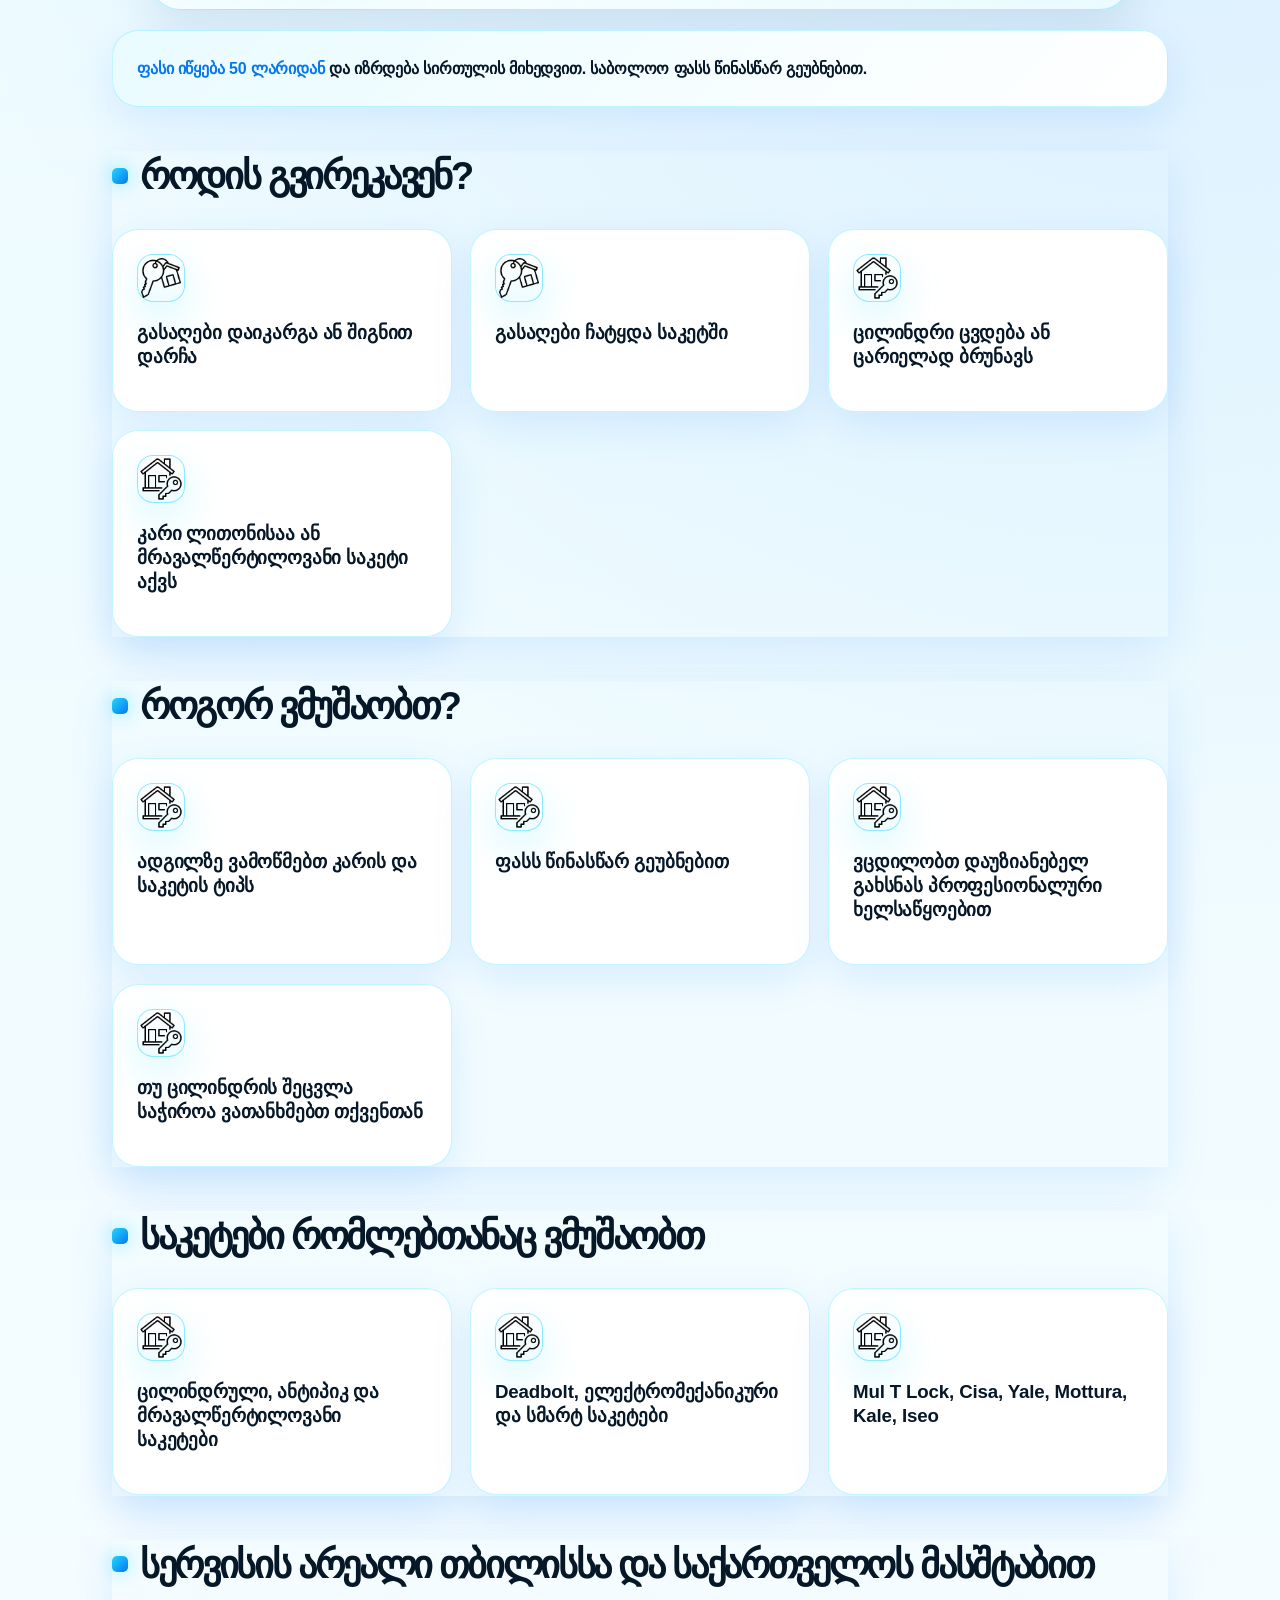
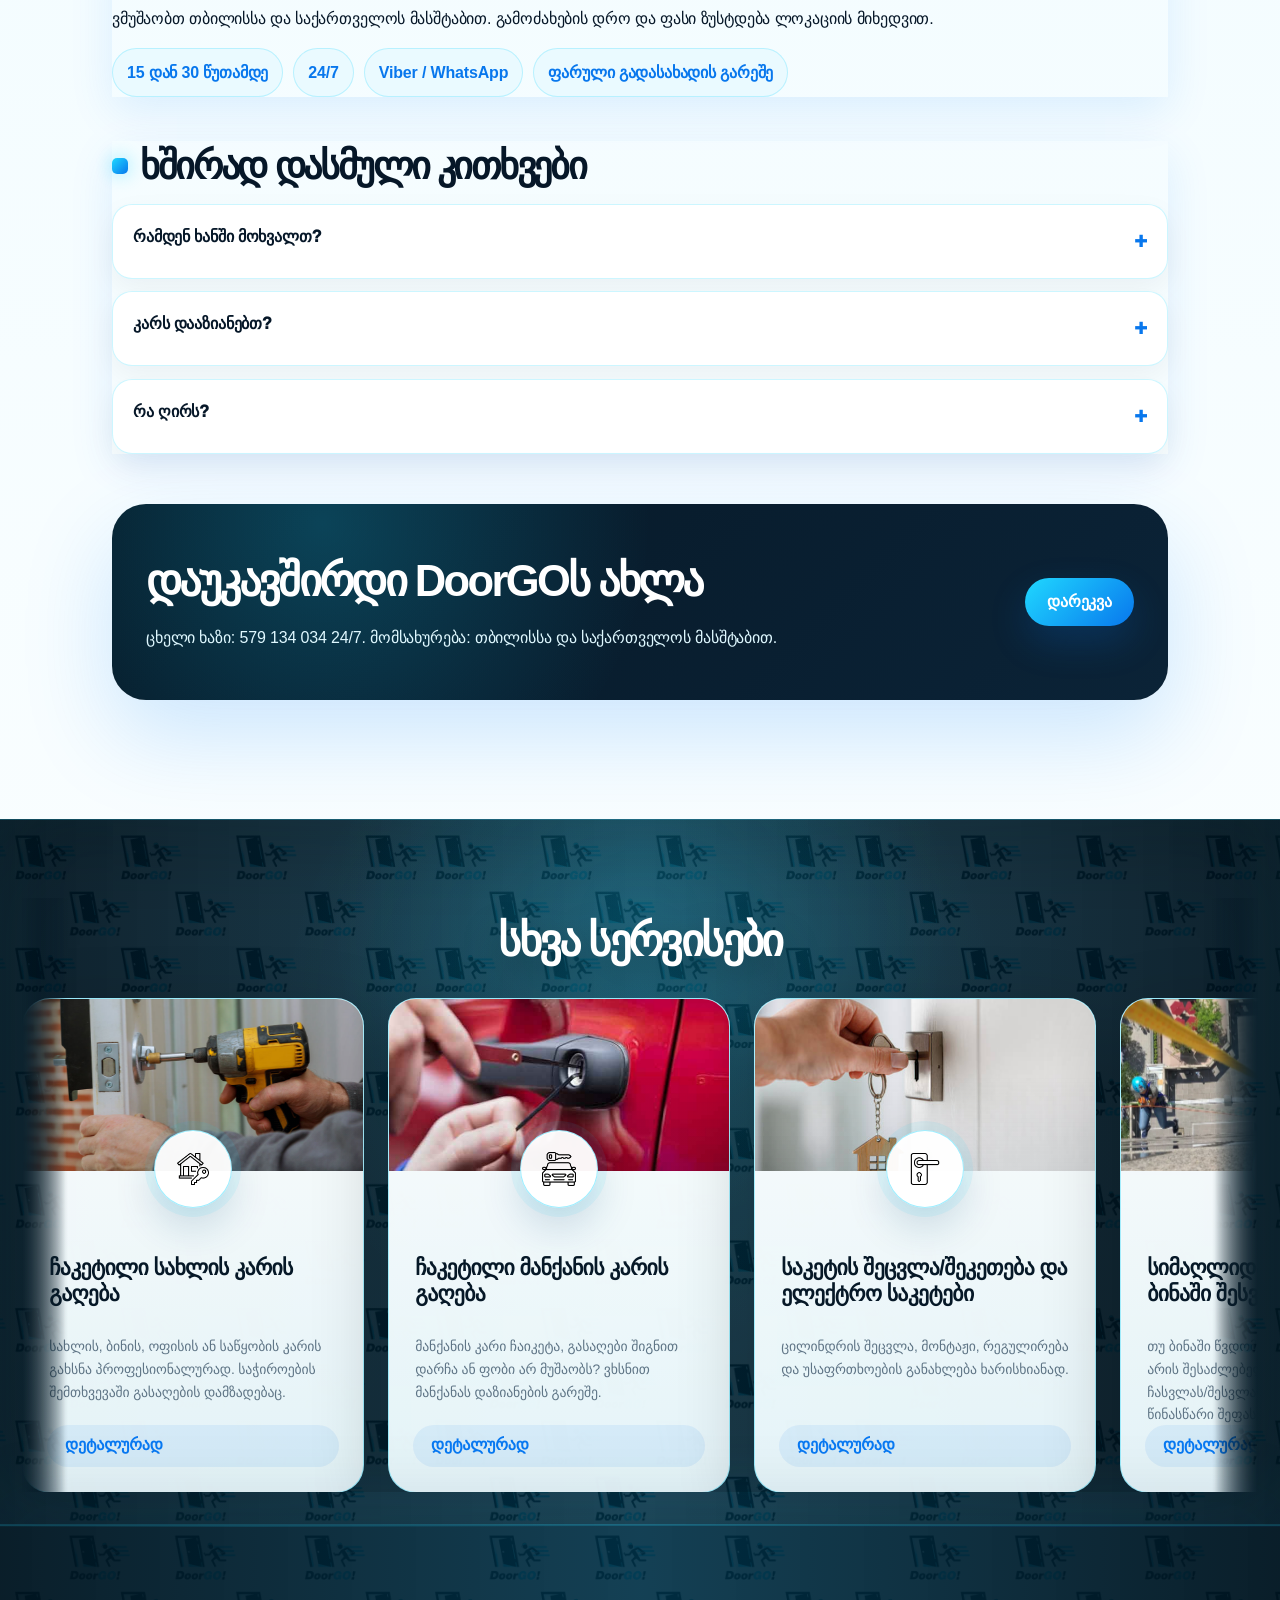
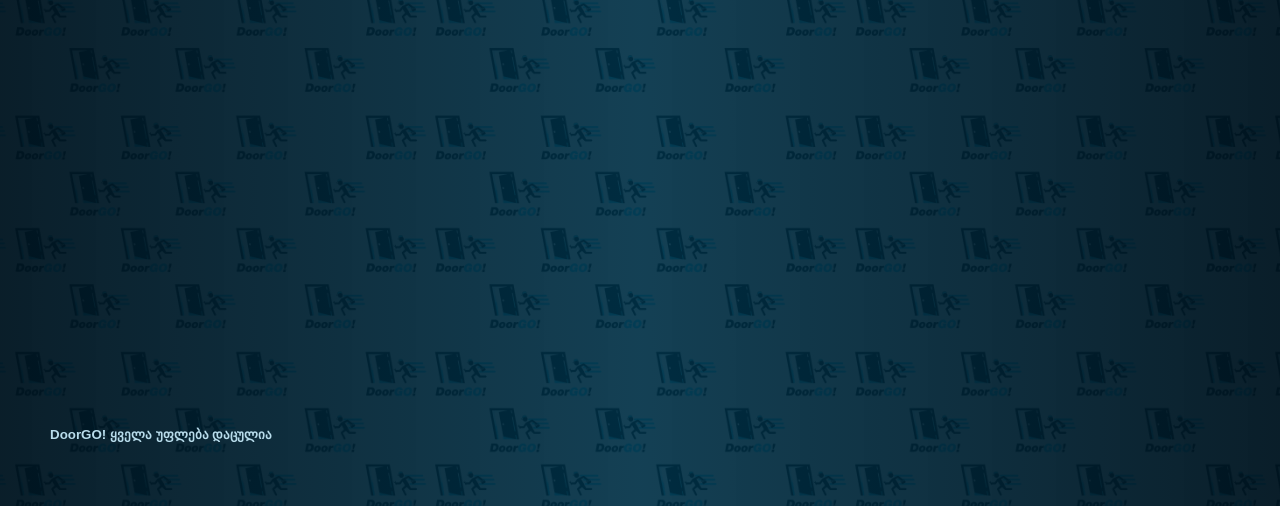
<file: chaketili-saxlis-karis-gageba.html>
<!DOCTYPE html>
 <html lang="ka"><head><meta charset="utf-8"/><meta content="width=device-width, initial-scale=1.0, viewport-fit=cover" name="viewport"/>
<title>ჩაკეტილი კარის გაღება თბილისსა და საქართველოს მასშტაბით — DoorGO 24/7</title>
<meta name="description" content="ჩაკეტილი სახლის, ბინის, ოფისის ან საწყობის კარის გაღება DoorGO-სგან. სწრაფი გამოძახება, წინასწარი ფასი და მომსახურება თბილისსა და საქართველოს მასშტაბით. კარების გაღება და საკეტის სერვისი DoorGO."/>
<meta name="keywords" content="კარების გაღება, კარის გაღება, კარების გაღება თბილისი, კარების გაღება საქართველო, ჩაკეტილი კარის გაღება, ჩაკეტილი კარების გაღება, ავარიული კარის გახსნა, ბინის კარის გახსნა, კარის ხელოსანი, საკეტის ხელოსანი, მანქანის კარის გაღება, ჩაკეტილი მანქანის გახსნა, საკეტის შეცვლა, საკეტის შეკეთება, ცილინდრის შეცვლა, ელექტრო საკეტი, გასაღების დამზადება, თოკით ჩასვლა, DoorGO, doorgo.ge"/>
<meta name="robots" content="index, follow, max-image-preview:large"/>
<link rel="canonical" href="https://doorgo.ge/chaketili-saxlis-karis-gageba.html"/>
<meta property="og:locale" content="ka_GE"/>
<meta property="og:type" content="website"/>
<meta property="og:site_name" content="DoorGO"/>
<meta property="og:title" content="ჩაკეტილი კარის გაღება თბილისსა და საქართველოს მასშტაბით — DoorGO 24/7"/>
<meta property="og:description" content="ჩაკეტილი სახლის, ბინის, ოფისის ან საწყობის კარის გაღება DoorGO-სგან. სწრაფი გამოძახება, წინასწარი ფასი და მომსახურება თბილისსა და საქართველოს მასშტაბით."/>
<meta property="og:url" content="https://doorgo.ge/chaketili-saxlis-karis-gageba.html"/>
<meta property="og:image" content="https://doorgo.ge/doorgo%20banner.png"/>
<meta name="twitter:card" content="summary_large_image"/>
<meta name="twitter:title" content="ჩაკეტილი კარის გაღება თბილისსა და საქართველოს მასშტაბით — DoorGO 24/7"/>
<meta name="twitter:description" content="ჩაკეტილი სახლის, ბინის, ოფისის ან საწყობის კარის გაღება DoorGO-სგან. სწრაფი გამოძახება, წინასწარი ფასი და მომსახურება თბილისსა და საქართველოს მასშტაბით."/>
<meta name="twitter:image" content="https://doorgo.ge/doorgo%20banner.png"/>
<script type="application/ld+json">{"@context":"https://schema.org","@graph":[{"@type":["LocalBusiness","HomeAndConstructionBusiness"],"@id":"https://doorgo.ge/#business","name":"DoorGO","alternateName":"DoorGO!","url":"https://doorgo.ge/","logo":"https://doorgo.ge/doorgo%20logo.png","image":"https://doorgo.ge/doorgo%20banner.png","telephone":"+995579134034","priceRange":"₾₾","areaServed":[{"@type":"City","name":"თბილისი"},{"@type":"Country","name":"საქართველო"}],"openingHoursSpecification":[{"@type":"OpeningHoursSpecification","dayOfWeek":["Monday","Tuesday","Wednesday","Thursday","Friday","Saturday","Sunday"],"opens":"00:00","closes":"23:59"}],"sameAs":["https://www.facebook.com/saba.dumbadze.547","https://www.instagram.com/manuchar863/","https://www.tiktok.com/@saba.dumba"],"description":"ჩაკეტილი სახლის, ბინის, ოფისის ან საწყობის კარის გაღება DoorGO-სგან. სწრაფი გამოძახება, წინასწარი ფასი და მომსახურება თბილისსა და საქართველოს მასშტაბით."},{"@type":"WebSite","@id":"https://doorgo.ge/#website","url":"https://doorgo.ge/","name":"DoorGO","inLanguage":"ka-GE","publisher":{"@id":"https://doorgo.ge/#business"}},{"@type":"WebPage","@id":"https://doorgo.ge/chaketili-saxlis-karis-gageba.html#webpage","url":"https://doorgo.ge/chaketili-saxlis-karis-gageba.html","name":"ჩაკეტილი კარის გაღება თბილისსა და საქართველოს მასშტაბით — DoorGO 24/7","description":"ჩაკეტილი სახლის, ბინის, ოფისის ან საწყობის კარის გაღება DoorGO-სგან. სწრაფი გამოძახება, წინასწარი ფასი და მომსახურება თბილისსა და საქართველოს მასშტაბით.","inLanguage":"ka-GE","isPartOf":{"@id":"https://doorgo.ge/#website"},"about":{"@id":"https://doorgo.ge/#business"}}]}</script><link href="doorgo logo circle.png" rel="icon"/><link href="style.css" rel="stylesheet"/></head><body class="dg-v13 dg-v17 dg-v18 dg-v20 dg-v21 dg-v22 dg-v23 dg-v24 dg-v25 dg-v26 dg-v27 dg-v28 dg-v29 dg-v30 dg-v31 dg-v32 dg-v33 dg-v34 dg-v35 dg-v36 dg-v37 dg-v38 dg-v39 dg-v40 dg-v41 dg-v42 dg-v43 dg-v44 dg-v45 dg-v46 dg-v47 dg-v48 dg-v49 dg-v50 dg-v51 dg-v54 dg-v55 dg-v56 dg-v57 dg-v58 dg-v59 dg-v60 dg-v61 dg-v62 dg-v68 dg-v70 dg-v75"><div class="top-line"></div><header class="site-header"><div class="header-inner">
<a class="brand" href="MainHome.html"><img alt="DoorGO logo" src="doorgo logo.png"/><span>Door<b>GO!</b></span></a>
<button aria-label="მენიუს გახსნა" class="menu-toggle"><span class="bar bar-1"></span><span class="bar bar-2"></span><span class="bar bar-3"></span></button>
<nav class="nav">
<a href="MainHome.html">მთავარი</a>
<div class="dropdown"><a class="dropdown-trigger" href="OurServices.html">სერვისები ▾</a><div class="dropdown-menu">
<a href="OurServices.html">ყველა სერვისი</a><a href="chaketili-saxlis-karis-gageba.html">ჩაკეტილი სახლის კარის გაღება</a><a href="off-track-door-fix.html">ჩაკეტილი მანქანის კარის გაღება</a><a href="saketis-shecvla-sheketeba.html">საკეტის შეცვლა/შეკეთება და ელექტრო საკეტები</a><a href="tokit-binashi-shesvla.html">სიმაღლიდან ჩაკეტილ ბინაში შესვლა თოკით</a>
</div></div>
<a href="Gallery.html">გალერია</a><a href="AboutUs.html">ჩვენს შესახებ</a><a href="Contact.html">კონტაქტი</a>
</nav><div class="socials"><a aria-label="Facebook" href="https://www.facebook.com/saba.dumbadze.547"><img alt="Facebook" src="facebook.png"/></a><a aria-label="Instagram" href="https://www.instagram.com/manuchar863/"><img alt="Instagram" src="instagram.png"/></a><a aria-label="TikTok" href="https://www.tiktok.com/@saba.dumba?is_from_webapp=1&amp;sender_device=pc" rel="noopener" target="_blank"><img alt="TikTok" src="tik-tok.png"/></a><a aria-label="Messenger" href="https://m.me/saba.dumbadze.547"><img alt="Messenger" src="messenger.png"/></a></div>
</div></header>
<main><section class="dg-clean-banner reveal"><div class="dg-clean-banner-inner"><span class="eyebrow">DoorGO 24/7</span><h1>ჩაკეტილი კარის გაღება</h1><div class="dg-banner-actions"><a class="btn" href="tel:+995579134034">დარეკვა</a><a class="btn white" href="OurServices.html">სერვისები</a></div></div></section><section class="service-top"><div class="service-photo service-photo-wrap"><img alt="ჩაკეტილი სახლის კარის გაღება" class="service-photo-img house-photo" src="house lock.jpg"/></div></section><section class="content"><div class="lead-card"><span class="eyebrow">DoorGO 24/7</span><h1>ჩაკეტილი კარის გაღება თბილისში სწრაფად და დაუზიანებლად 24/7</h1><p>სახლის, ბინის, ოფისის ან საწყობის კარის გახსნა პროფესიონალურად, სწრაფად და ზიანის გარეშე. საჭიროების შემთხვევაში ვამზადებთ გასაღებსაც. დაგვირეკეთ ნომერზე 579 134 034 ვპასუხობთ Viber და WhatsApp შიც.</p></div>
<div class="key-making-panel reveal">
<div class="key-making-icon"><img alt="გასაღების დამზადება" src="key.png"/></div>
<div class="key-making-copy">
<span class="eyebrow">დამატებითი სერვისი</span>
<h2>გასაღების დამზადება</h2>
<p>ჩაკეტილი სახლის კარის გაღების სერვისში შეგვიძლია ასევე დაგეხმაროთ გასაღების დამზადებაზე. თუ გასაღები დაკარგეთ, დაზიანდა ან გჭირდებათ დამატებითი ასლი, დეტალებს ადგილზე ან ტელეფონით შეგითანხმებთ.</p>
<div class="key-making-pills"><span>დაკარგული გასაღები</span><span>დამატებითი ასლი</span><span>საკეტის ტიპის მიხედვით</span></div>
</div>
</div>
<div class="price-box"><b>ფასი იწყება 50 ლარიდან</b> და იზრდება სირთულის მიხედვით. საბოლოო ფასს წინასწარ გეუბნებით.</div><div class="text-section"><h2>როდის გვირეკავენ?</h2><div class="info-grid"><div class="info-box"><div class="mini-icon key-mini"><img src="key.png"/></div><h3>გასაღები დაიკარგა ან შიგნით დარჩა</h3></div><div class="info-box"><div class="mini-icon key-mini"><img src="key.png"/></div><h3>გასაღები ჩატყდა საკეტში</h3></div><div class="info-box"><div class="mini-icon"><img src="house-key.png"/></div><h3>ცილინდრი ცვდება ან ცარიელად ბრუნავს</h3></div><div class="info-box"><div class="mini-icon"><img src="house-key.png"/></div><h3>კარი ლითონისაა ან მრავალწერტილოვანი საკეტი აქვს</h3></div></div></div><div class="text-section"><h2>როგორ ვმუშაობთ?</h2><div class="info-grid"><div class="info-box"><div class="mini-icon"><img src="house-key.png"/></div><h3>ადგილზე ვამოწმებთ კარის და საკეტის ტიპს</h3></div><div class="info-box"><div class="mini-icon"><img src="house-key.png"/></div><h3>ფასს წინასწარ გეუბნებით</h3></div><div class="info-box"><div class="mini-icon"><img src="house-key.png"/></div><h3>ვცდილობთ დაუზიანებელ გახსნას პროფესიონალური ხელსაწყოებით</h3></div><div class="info-box"><div class="mini-icon"><img src="house-key.png"/></div><h3>თუ ცილინდრის შეცვლა საჭიროა ვათანხმებთ თქვენთან</h3></div></div></div><div class="text-section"><h2>საკეტები რომლებთანაც ვმუშაობთ</h2><div class="info-grid"><div class="info-box"><div class="mini-icon"><img src="house-key.png"/></div><h3>ცილინდრული, ანტიპიკ და მრავალწერტილოვანი საკეტები</h3></div><div class="info-box"><div class="mini-icon"><img src="house-key.png"/></div><h3>Deadbolt, ელექტრომექანიკური და სმარტ საკეტები</h3></div><div class="info-box"><div class="mini-icon"><img src="house-key.png"/></div><h3>Mul T Lock, Cisa, Yale, Mottura, Kale, Iseo</h3></div></div></div><div class="text-section"><h2>სერვისის არეალი თბილისსა და საქართველოს მასშტაბით</h2><p>ვმუშაობთ თბილისსა და საქართველოს მასშტაბით. გამოძახების დრო და ფასი ზუსტდება ლოკაციის მიხედვით.</p><div class="pill-list"><span>15 დან 30 წუთამდე</span><span>24/7</span><span>Viber / WhatsApp</span><span>ფარული გადასახადის გარეშე</span></div></div><div class="text-section"><h2>ხშირად დასმული კითხვები</h2><div class="faq"><details><summary>რამდენ ხანში მოხვალთ?</summary><p>ცენტრში საშუალოდ 15 დან 25 წუთში, პერიფერიაზე 25 დან 45 წუთში.</p></details><details><summary>კარს დააზიანებთ?</summary><p>მიზანი ყოველთვის დაუზიანებელი გახსნაა. თუ ცილინდრის შეცვლა გახდა საჭირო, წინასწარ შეგითანხმებთ.</p></details><details><summary>რა ღირს?</summary><p>ფასი იწყება 50 ლარიდან და იზრდება სირთულის მიხედვით.</p></details></div></div><div class="cta-band"><div><h2>დაუკავშირდი DoorGOს ახლა</h2><p>ცხელი ხაზი: 579 134 034 24/7. მომსახურება: თბილისსა და საქართველოს მასშტაბით.</p></div><a class="btn" href="tel:+995579134034">დარეკვა</a></div></section><section class="section services-strip related exact-related-services"><div class="container"><div class="center"><h2>სხვა სერვისები</h2></div><div class="service-grid"><article class="service-card"><a href="chaketili-saxlis-karis-gageba.html"><div class="card-img"><img alt="ჩაკეტილი სახლის კარის გაღება" src="house lock.jpg"/></div><div class="icon-badge"><img alt="" src="house-key.png"/></div><div class="card-body"><h3>ჩაკეტილი სახლის კარის გაღება</h3><p>სახლის, ბინის, ოფისის ან საწყობის კარის გახსნა პროფესიონალურად. საჭიროების შემთხვევაში გასაღების დამზადებაც.</p><span class="card-link">დეტალურად</span></div></a></article><article class="service-card"><a href="off-track-door-fix.html"><div class="card-img"><img alt="ჩაკეტილი მანქანის კარის გაღება" src="car lock.jpg"/></div><div class="icon-badge"><img alt="" src="car-open.png"/></div><div class="card-body"><h3>ჩაკეტილი მანქანის კარის გაღება</h3><p>მანქანის კარი ჩაიკეტა, გასაღები შიგნით დარჩა ან ფობი არ მუშაობს? ვხსნით მანქანას დაზიანების გარეშე.</p><span class="card-link">დეტალურად</span></div></a></article><article class="service-card"><a href="saketis-shecvla-sheketeba.html"><div class="card-img"><img alt="საკეტის შეცვლა/შეკეთება და ელექტრო საკეტები" src="change lock.jpg"/></div><div class="icon-badge"><img alt="" src="door-handle.png"/></div><div class="card-body"><h3>საკეტის შეცვლა/შეკეთება და ელექტრო საკეტები</h3><p>ცილინდრის შეცვლა, მონტაჟი, რეგულირება და უსაფრთხოების განახლება ხარისხიანად.</p><span class="card-link">დეტალურად</span></div></a></article><article class="service-card"><a href="tokit-binashi-shesvla.html"><div class="card-img"><img alt="სიმაღლიდან ჩაკეტილ ბინაში შესვლა თოკით" src="rope-entry.jpg"/></div><div class="icon-badge"><img alt="" src="rope-access-black.png"/></div><div class="card-body"><h3>სიმაღლიდან ჩაკეტილ ბინაში შესვლა თოკით</h3><p>თუ ბინაში წვდომა მხოლოდ სიმაღლიდან არის შესაძლებელი, ვახორციელებთ თოკით ჩასვლას/შესვლას პროფესიონალურად და წინასწარი შეფასებით.</p><span class="card-link">დეტალურად</span></div></a></article></div></div></section></main><a aria-label="დარეკვა" class="phone-float" href="tel:+995579134034"><img alt="phone" src="telephone.png"/></a>
<footer class="footer"><div class="footer-inner">
<div><img alt="DoorGO" class="footer-logo" src="doorgo logo.png"/><p>DoorGO! კარის გაღება, მანქანის გახსნა და საკეტის შეცვლა თბილისსა და საქართველოს მასშტაბით 24/7. სწრაფად, სუფთად და პასუხისმგებლობით.</p><div class="footer-socials"><a href="https://www.facebook.com/saba.dumbadze.547"><img alt="facebook" src="facebook.png"/></a><a href="https://www.instagram.com/manuchar863/"><img alt="instagram" src="instagram.png"/></a><a href="https://www.tiktok.com/@saba.dumba?is_from_webapp=1&amp;sender_device=pc" rel="noopener" target="_blank"><img alt="tiktok" src="tik-tok.png"/></a><a href="https://m.me/saba.dumbadze.547"><img alt="messenger" src="messenger.png"/></a></div><small>DoorGO! ყველა უფლება დაცულია</small></div>
<div><h3>მენიუ</h3><a href="MainHome.html">მთავარი</a><a href="OurServices.html">სერვისები</a><a href="Gallery.html">გალერია</a><a href="AboutUs.html">ჩვენს შესახებ</a><a href="Contact.html">კონტაქტი</a></div>
<div><h3>სერვისები</h3><a href="chaketili-saxlis-karis-gageba.html">ჩაკეტილი სახლის კარის გაღება</a><a href="off-track-door-fix.html">ჩაკეტილი მანქანის კარის გაღება</a><a href="saketis-shecvla-sheketeba.html">საკეტის შეცვლა/შეკეთება და ელექტრო საკეტები</a><a href="tokit-binashi-shesvla.html">სიმაღლიდან ჩაკეტილ ბინაში შესვლა თოკით</a></div>
<div><h3>კონტაქტი</h3><p>მომსახურება: თბილისსა და საქართველოს მასშტაბით</p><p>ცხელი ხაზი: <b>579 134 034</b></p><p>Viber / WhatsApp: 24/7</p></div>
</div></footer>
<nav aria-label="Mobile app navigation" class="mobile-app-tabbar">
<a data-tab="home" href="MainHome.html"><span class="tab-ico"><img alt="" src="doorgo logo circle.png"/></span><b>მთავარი</b></a>
<a class="active-tab" data-tab="services" href="OurServices.html"><span class="tab-ico"><img alt="" src="house-key.png"/></span><b>სერვისები</b></a>
<a class="tab-call" data-tab="call" href="tel:+995579134034"><span class="tab-ico"><img alt="" src="telephone.png"/></span><b>დარეკვა</b></a>
<a data-tab="gallery" href="Gallery.html"><span class="tab-ico"><img alt="" src="door-handle.png"/></span><b>გალერია</b></a>
<a data-tab="contact" href="Contact.html"><span class="tab-ico"><img alt="" src="mail.png"/></span><b>კონტაქტი</b></a>
</nav>
<script src="script.js"></script></body></html>
</file>
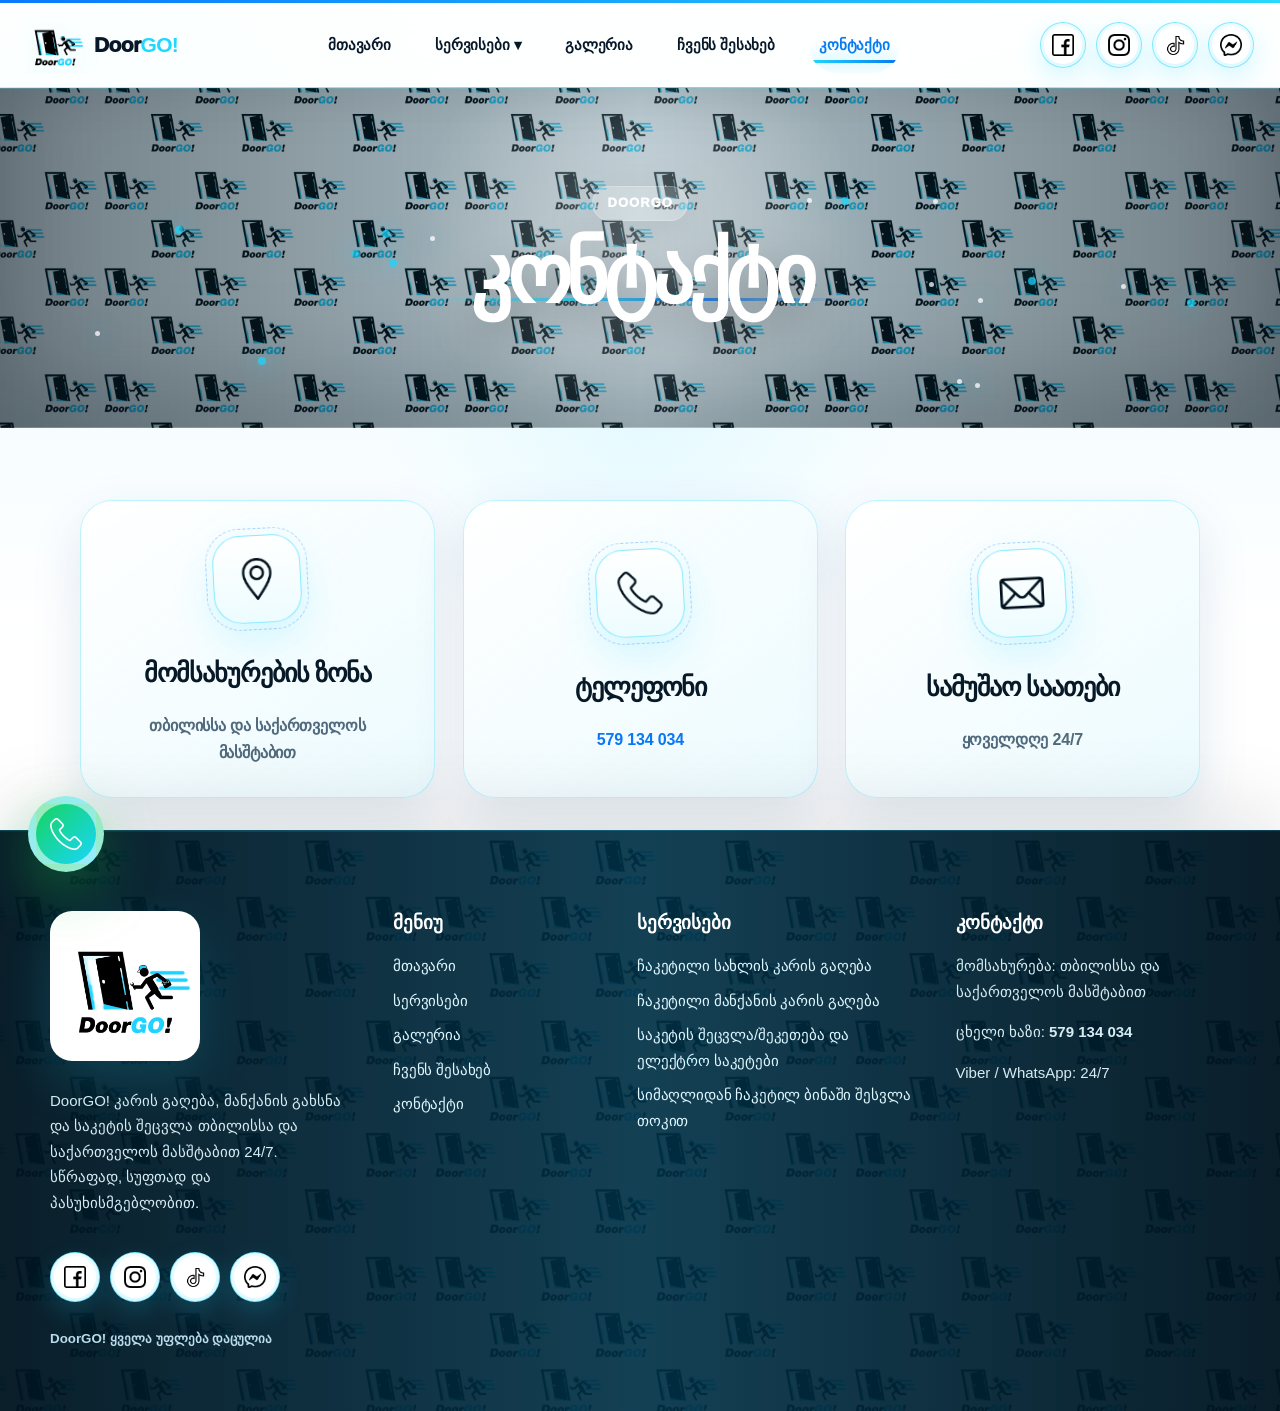
<file: Contact.html>
<!DOCTYPE html>
 <html lang="ka"><head><meta charset="utf-8"/><meta content="width=device-width, initial-scale=1.0, viewport-fit=cover" name="viewport"/>
<title>კონტაქტი — DoorGO 24/7</title>
<meta name="description" content="დაუკავშირდით DoorGO-ს ნომერზე 579 134 034. კარის გაღება, მანქანის გახსნა, საკეტის შეცვლა და სხვა მომსახურებები 24/7. კარების გაღება და საკეტის სერვისი DoorGO."/>
<meta name="keywords" content="კარების გაღება, კარის გაღება, კარების გაღება თბილისი, კარების გაღება საქართველო, ჩაკეტილი კარის გაღება, ჩაკეტილი კარების გაღება, ავარიული კარის გახსნა, ბინის კარის გახსნა, კარის ხელოსანი, საკეტის ხელოსანი, მანქანის კარის გაღება, ჩაკეტილი მანქანის გახსნა, საკეტის შეცვლა, საკეტის შეკეთება, ცილინდრის შეცვლა, ელექტრო საკეტი, გასაღების დამზადება, თოკით ჩასვლა, DoorGO, doorgo.ge"/>
<meta name="robots" content="index, follow, max-image-preview:large"/>
<link rel="canonical" href="https://doorgo.ge/Contact.html"/>
<meta property="og:locale" content="ka_GE"/>
<meta property="og:type" content="website"/>
<meta property="og:site_name" content="DoorGO"/>
<meta property="og:title" content="კონტაქტი — DoorGO 24/7"/>
<meta property="og:description" content="დაუკავშირდით DoorGO-ს ნომერზე 579 134 034. კარის გაღება, მანქანის გახსნა, საკეტის შეცვლა და სხვა მომსახურებები 24/7."/>
<meta property="og:url" content="https://doorgo.ge/Contact.html"/>
<meta property="og:image" content="https://doorgo.ge/doorgo%20banner.png"/>
<meta name="twitter:card" content="summary_large_image"/>
<meta name="twitter:title" content="კონტაქტი — DoorGO 24/7"/>
<meta name="twitter:description" content="დაუკავშირდით DoorGO-ს ნომერზე 579 134 034. კარის გაღება, მანქანის გახსნა, საკეტის შეცვლა და სხვა მომსახურებები 24/7."/>
<meta name="twitter:image" content="https://doorgo.ge/doorgo%20banner.png"/>
<script type="application/ld+json">{"@context":"https://schema.org","@graph":[{"@type":["LocalBusiness","HomeAndConstructionBusiness"],"@id":"https://doorgo.ge/#business","name":"DoorGO","alternateName":"DoorGO!","url":"https://doorgo.ge/","logo":"https://doorgo.ge/doorgo%20logo.png","image":"https://doorgo.ge/doorgo%20banner.png","telephone":"+995579134034","priceRange":"₾₾","areaServed":[{"@type":"City","name":"თბილისი"},{"@type":"Country","name":"საქართველო"}],"openingHoursSpecification":[{"@type":"OpeningHoursSpecification","dayOfWeek":["Monday","Tuesday","Wednesday","Thursday","Friday","Saturday","Sunday"],"opens":"00:00","closes":"23:59"}],"sameAs":["https://www.facebook.com/saba.dumbadze.547","https://www.instagram.com/manuchar863/","https://www.tiktok.com/@saba.dumba"],"description":"დაუკავშირდით DoorGO-ს ნომერზე 579 134 034. კარის გაღება, მანქანის გახსნა, საკეტის შეცვლა და სხვა მომსახურებები 24/7."},{"@type":"WebSite","@id":"https://doorgo.ge/#website","url":"https://doorgo.ge/","name":"DoorGO","inLanguage":"ka-GE","publisher":{"@id":"https://doorgo.ge/#business"}},{"@type":"WebPage","@id":"https://doorgo.ge/Contact.html#webpage","url":"https://doorgo.ge/Contact.html","name":"კონტაქტი — DoorGO 24/7","description":"დაუკავშირდით DoorGO-ს ნომერზე 579 134 034. კარის გაღება, მანქანის გახსნა, საკეტის შეცვლა და სხვა მომსახურებები 24/7.","inLanguage":"ka-GE","isPartOf":{"@id":"https://doorgo.ge/#website"},"about":{"@id":"https://doorgo.ge/#business"}}]}</script><link href="doorgo logo circle.png" rel="icon"/><link href="style.css" rel="stylesheet"/></head><body class="dg-v13 dg-v17 dg-v18 dg-v20 dg-v21 dg-v22 dg-v23 dg-v24 dg-v25 dg-v26 dg-v27 dg-v28 dg-v29 dg-v30 dg-v31 dg-v32 dg-v33 dg-v34 dg-v35 dg-v36 dg-v37 dg-v38 dg-v39 dg-v40 dg-v41 dg-v42 dg-v43 dg-v44 dg-v45 dg-v46 dg-v47 dg-v48 dg-v49 dg-v50 dg-v51 dg-v54 dg-v55 dg-v56 dg-v57 dg-v58 dg-v59 dg-v60 dg-v61 dg-v62 dg-v68 dg-v70 dg-v75"><div class="top-line"></div><header class="site-header"><div class="header-inner">
<a class="brand" href="MainHome.html"><img alt="DoorGO logo" src="doorgo logo.png"/><span>Door<b>GO!</b></span></a>
<button aria-label="მენიუს გახსნა" class="menu-toggle"><span class="bar bar-1"></span><span class="bar bar-2"></span><span class="bar bar-3"></span></button>
<nav class="nav">
<a href="MainHome.html">მთავარი</a>
<div class="dropdown"><a class="dropdown-trigger" href="OurServices.html">სერვისები ▾</a><div class="dropdown-menu">
<a href="OurServices.html">ყველა სერვისი</a><a href="chaketili-saxlis-karis-gageba.html">ჩაკეტილი სახლის კარის გაღება</a><a href="off-track-door-fix.html">ჩაკეტილი მანქანის კარის გაღება</a><a href="saketis-shecvla-sheketeba.html">საკეტის შეცვლა/შეკეთება და ელექტრო საკეტები</a><a href="tokit-binashi-shesvla.html">სიმაღლიდან ჩაკეტილ ბინაში შესვლა თოკით</a>
</div></div>
<a href="Gallery.html">გალერია</a><a href="AboutUs.html">ჩვენს შესახებ</a><a class="active" href="Contact.html">კონტაქტი</a>
</nav><div class="socials"><a aria-label="Facebook" href="https://www.facebook.com/saba.dumbadze.547"><img alt="Facebook" src="facebook.png"/></a><a aria-label="Instagram" href="https://www.instagram.com/manuchar863/"><img alt="Instagram" src="instagram.png"/></a><a aria-label="TikTok" href="https://www.tiktok.com/@saba.dumba?is_from_webapp=1&amp;sender_device=pc" rel="noopener" target="_blank"><img alt="TikTok" src="tik-tok.png"/></a><a aria-label="Messenger" href="https://m.me/saba.dumbadze.547"><img alt="Messenger" src="messenger.png"/></a></div>
</div></header>
<section aria-label="Quick actions" class="mobile-app-quickstrip">
<a href="tel:+995579134034"><span class="quick-icon"><img alt="" src="telephone.png"/></span><b>579 134 034</b></a>
<a href="OurServices.html"><span class="quick-icon"><img alt="" src="house-key.png"/></span><b>სერვისები</b></a>
<a href="Gallery.html"><span class="quick-icon"><img alt="" src="door-handle.png"/></span><b>ვიდეოები</b></a>
</section>
<main><section class="dg-clean-banner reveal"><div class="dg-clean-banner-inner"><span class="eyebrow">DoorGO</span><h1>კონტაქტი</h1></div></section><section class="section contact-page-section premium-contact"><div class="container">
<div class="contact-cards contact-cards-polished">
<div class="contact-card"><span class="contact-icon"><img alt="location" src="location.png"/></span><h3>მომსახურების ზონა</h3><p>თბილისსა და საქართველოს მასშტაბით</p></div>
<div class="contact-card"><span class="contact-icon"><img alt="phone" src="telephone.png"/></span><h3>ტელეფონი</h3><p><a href="tel:+995579134034">579 134 034</a></p></div>
<div class="contact-card"><span class="contact-icon"><img alt="mail" src="mail.png"/></span><h3>სამუშაო საათები</h3><p>ყოველდღე 24/7</p></div>
</div>
</div></section></main><a aria-label="დარეკვა" class="phone-float" href="tel:+995579134034"><img alt="phone" src="telephone.png"/></a>
<footer class="footer"><div class="footer-inner">
<div><img alt="DoorGO" class="footer-logo" src="doorgo logo.png"/><p>DoorGO! კარის გაღება, მანქანის გახსნა და საკეტის შეცვლა თბილისსა და საქართველოს მასშტაბით 24/7. სწრაფად, სუფთად და პასუხისმგებლობით.</p><div class="footer-socials"><a href="https://www.facebook.com/saba.dumbadze.547"><img alt="facebook" src="facebook.png"/></a><a href="https://www.instagram.com/manuchar863/"><img alt="instagram" src="instagram.png"/></a><a href="https://www.tiktok.com/@saba.dumba?is_from_webapp=1&amp;sender_device=pc" rel="noopener" target="_blank"><img alt="tiktok" src="tik-tok.png"/></a><a href="https://m.me/saba.dumbadze.547"><img alt="messenger" src="messenger.png"/></a></div><small>DoorGO! ყველა უფლება დაცულია</small></div>
<div><h3>მენიუ</h3><a href="MainHome.html">მთავარი</a><a href="OurServices.html">სერვისები</a><a href="Gallery.html">გალერია</a><a href="AboutUs.html">ჩვენს შესახებ</a><a href="Contact.html">კონტაქტი</a></div>
<div><h3>სერვისები</h3><a href="chaketili-saxlis-karis-gageba.html">ჩაკეტილი სახლის კარის გაღება</a><a href="off-track-door-fix.html">ჩაკეტილი მანქანის კარის გაღება</a><a href="saketis-shecvla-sheketeba.html">საკეტის შეცვლა/შეკეთება და ელექტრო საკეტები</a><a href="tokit-binashi-shesvla.html">სიმაღლიდან ჩაკეტილ ბინაში შესვლა თოკით</a></div>
<div><h3>კონტაქტი</h3><p>მომსახურება: თბილისსა და საქართველოს მასშტაბით</p><p>ცხელი ხაზი: <b>579 134 034</b></p><p>Viber / WhatsApp: 24/7</p></div>
</div></footer>
<nav aria-label="Mobile app navigation" class="mobile-app-tabbar">
<a data-tab="home" href="MainHome.html"><span class="tab-ico"><img alt="" src="doorgo logo circle.png"/></span><b>მთავარი</b></a>
<a data-tab="services" href="OurServices.html"><span class="tab-ico"><img alt="" src="house-key.png"/></span><b>სერვისები</b></a>
<a class="tab-call" data-tab="call" href="tel:+995579134034"><span class="tab-ico"><img alt="" src="telephone.png"/></span><b>დარეკვა</b></a>
<a data-tab="gallery" href="Gallery.html"><span class="tab-ico"><img alt="" src="door-handle.png"/></span><b>გალერია</b></a>
<a class="active-tab" data-tab="contact" href="Contact.html"><span class="tab-ico"><img alt="" src="mail.png"/></span><b>კონტაქტი</b></a>
</nav>
<script src="script.js"></script></body></html>
</file>
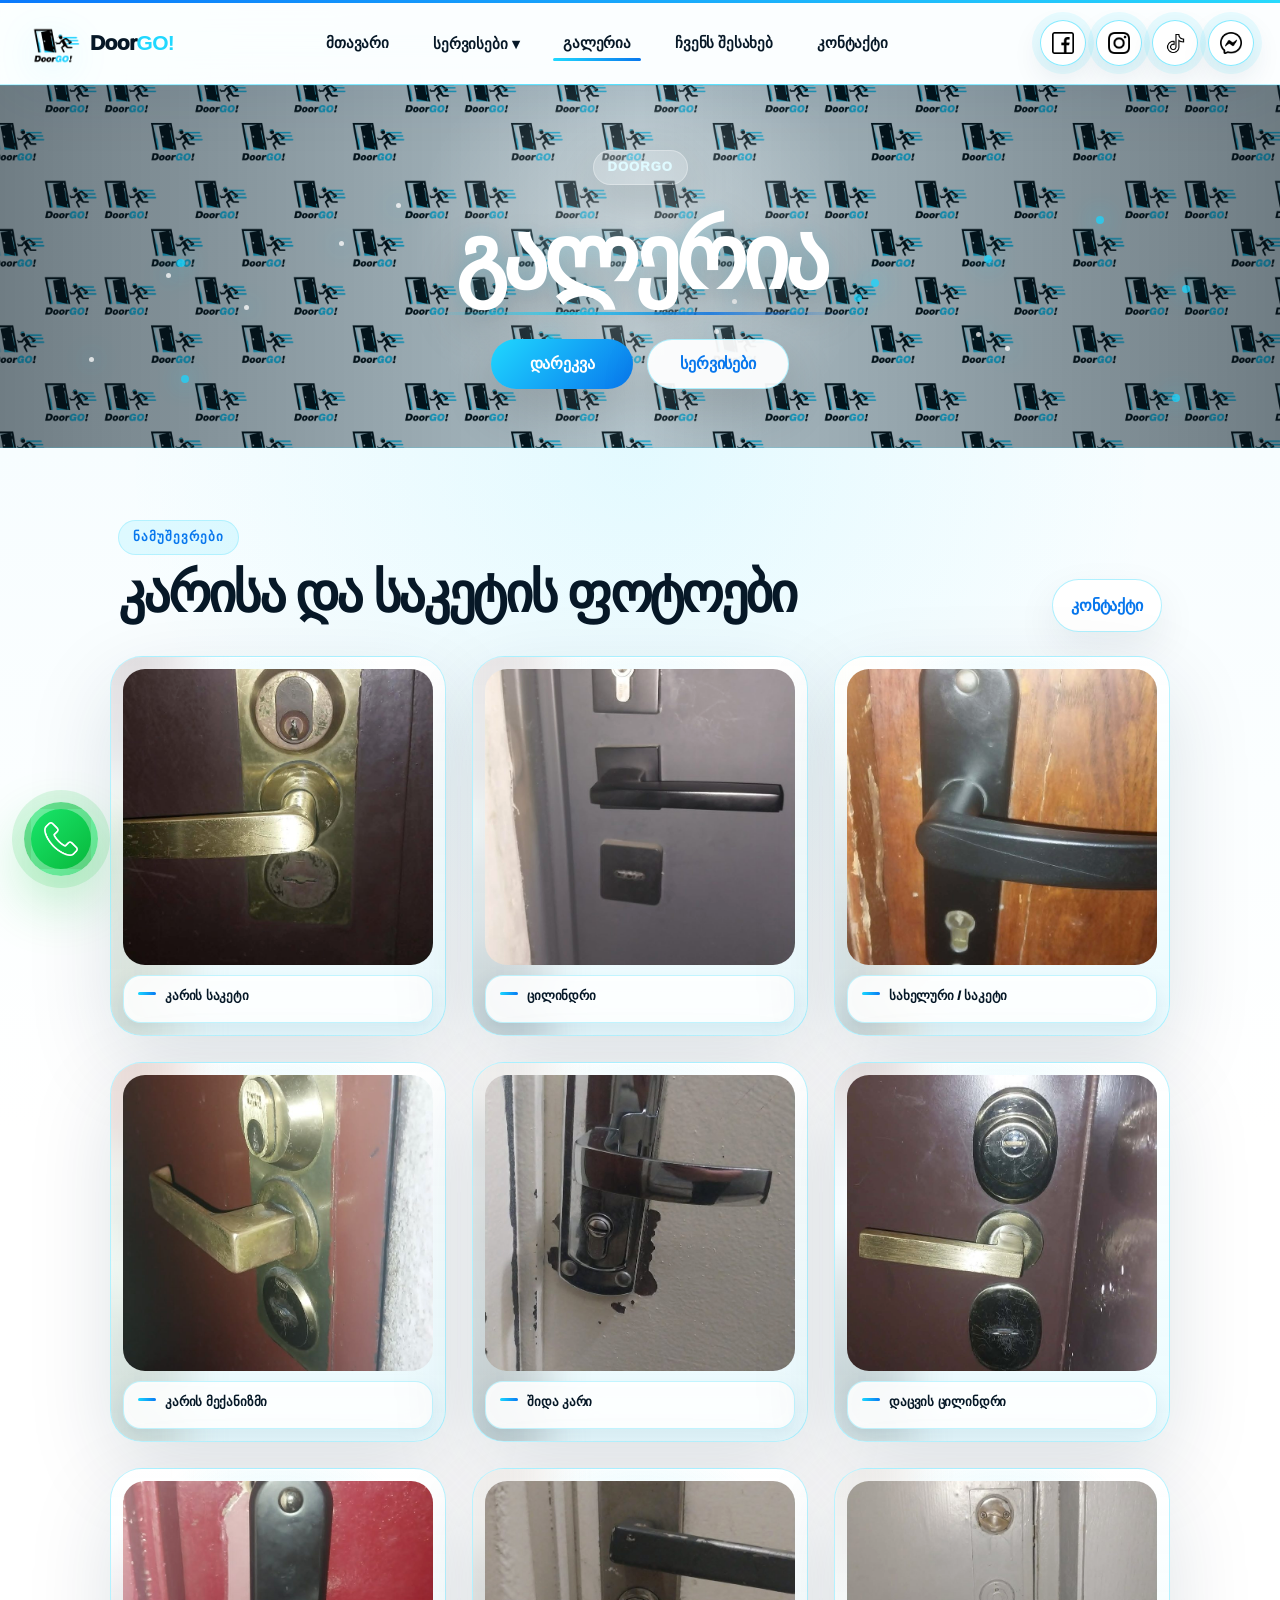
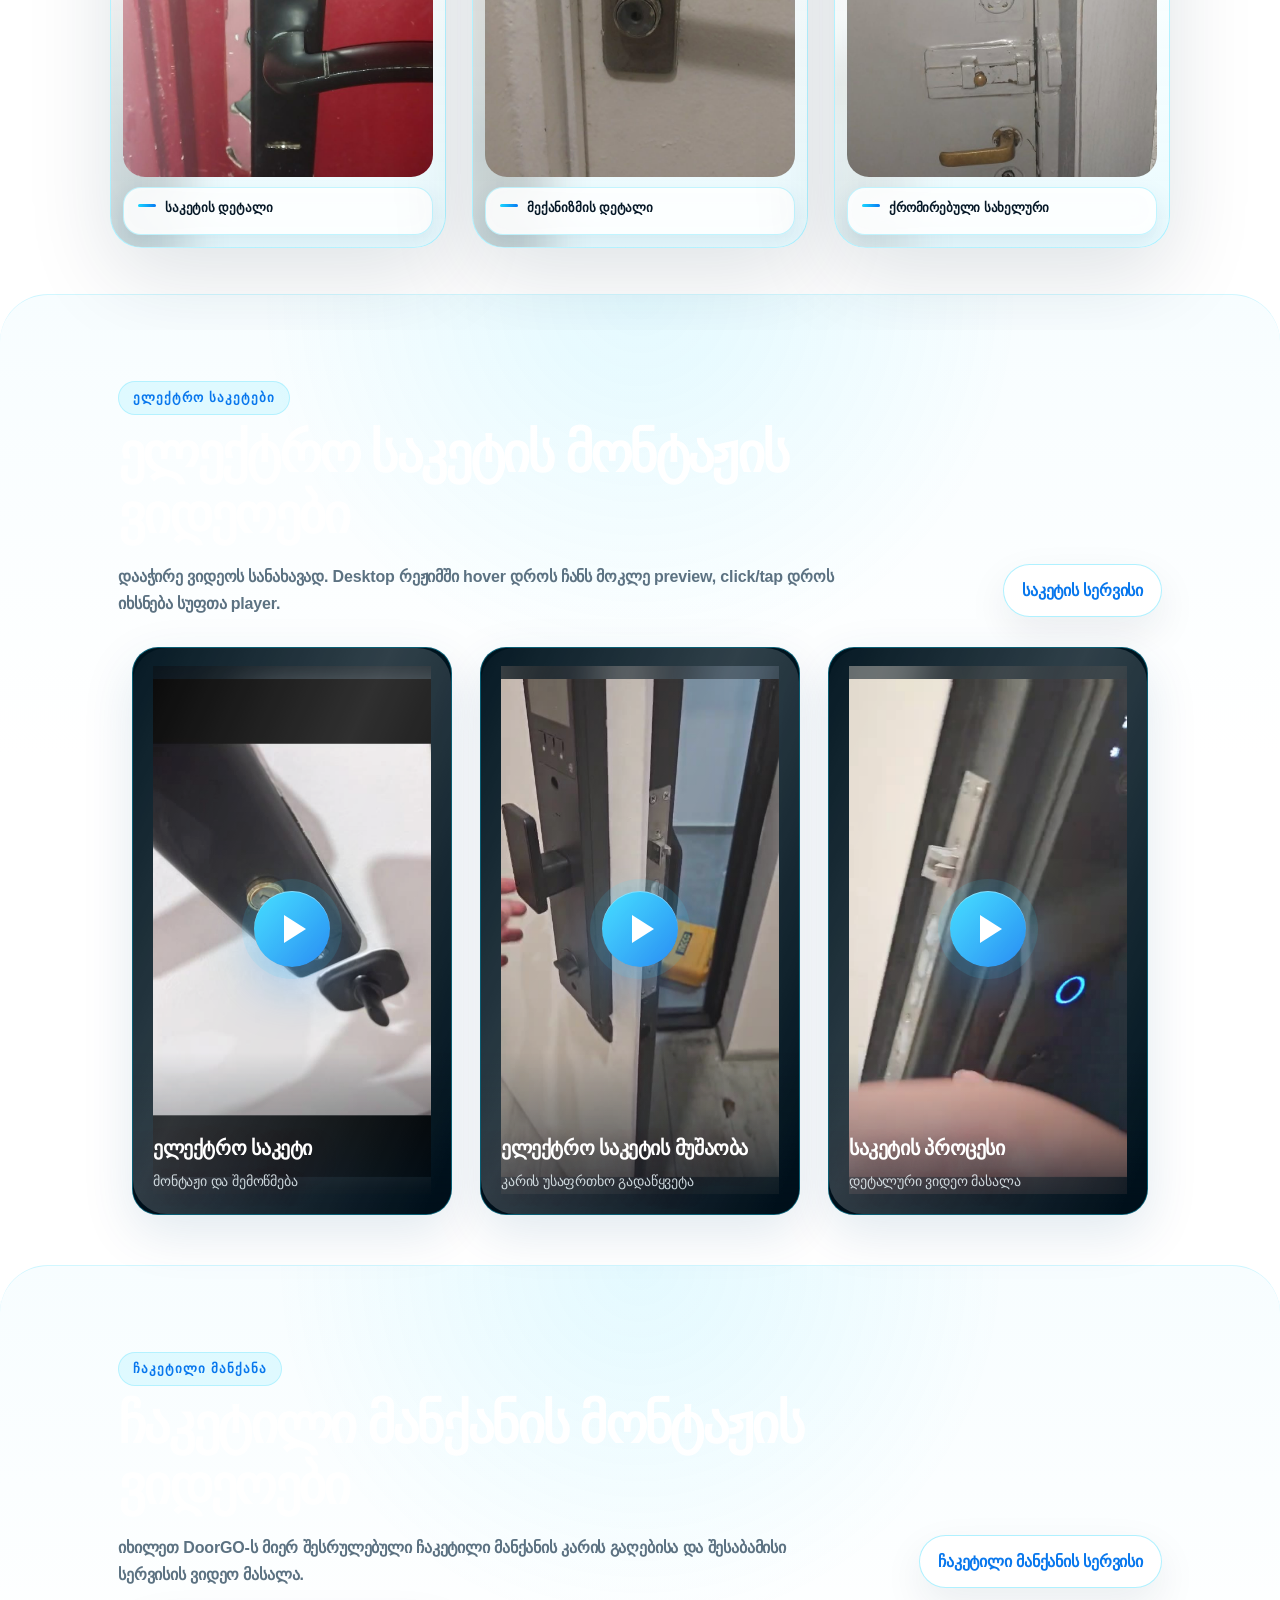
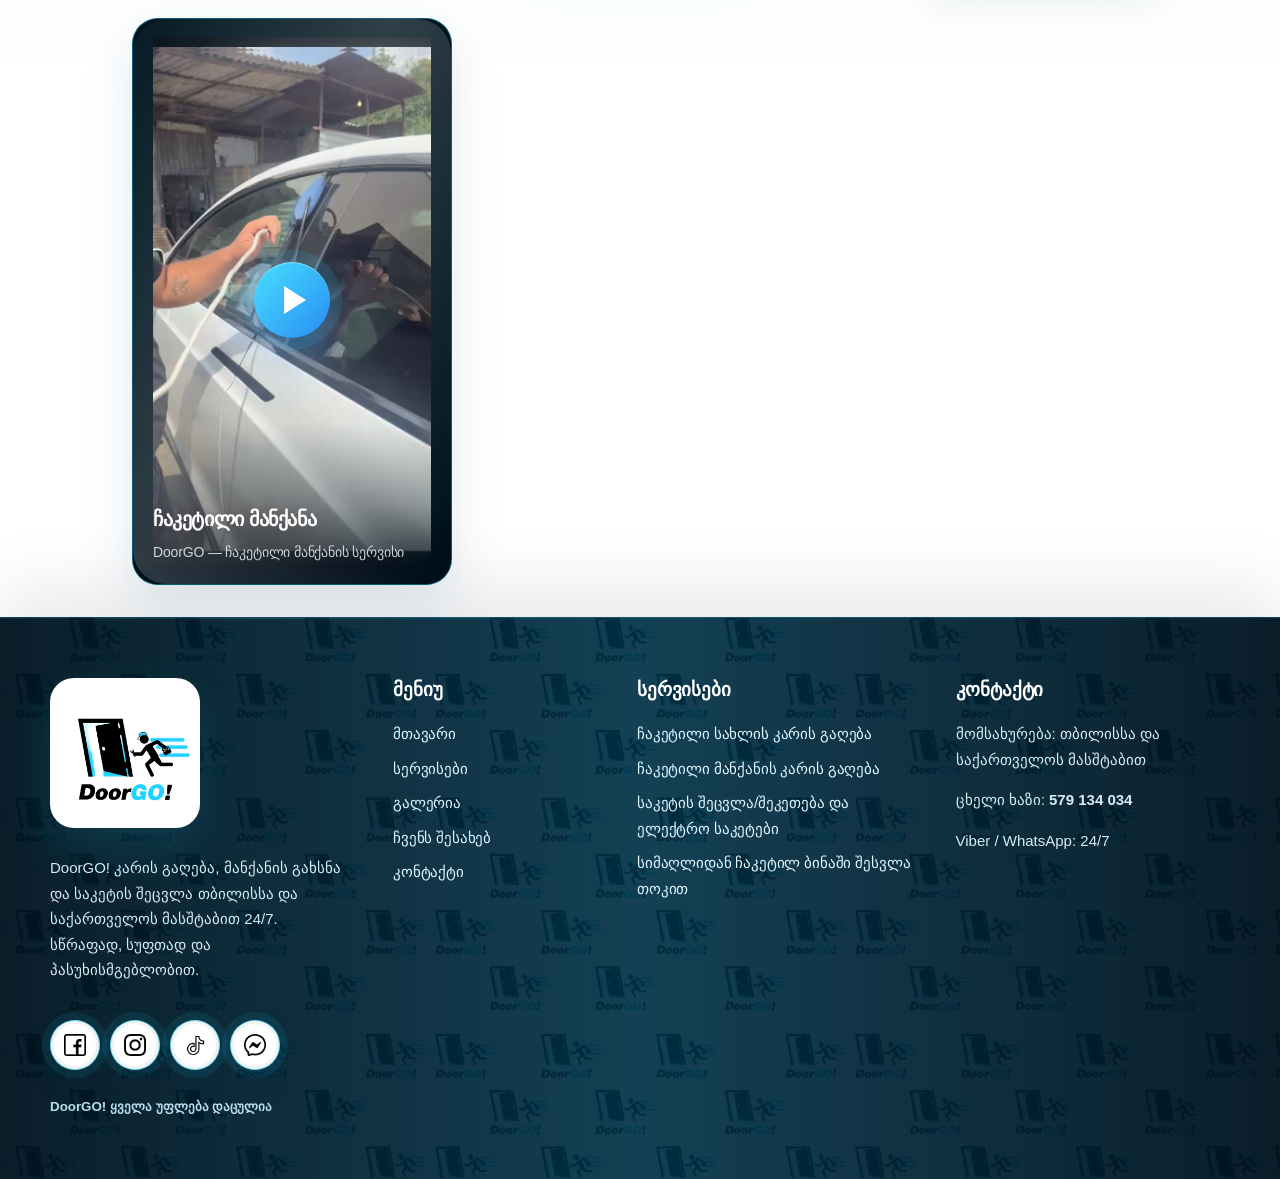
<file: Gallery.html>
<!DOCTYPE html>
 <html lang="ka"><head><meta charset="utf-8"/><meta content="width=device-width, initial-scale=1.0, viewport-fit=cover" name="viewport"/>
<title>DoorGO გალერია — შესრულებული სამუშაოები</title>
<meta name="description" content="იხილეთ DoorGO-ს გალერია, რეალური ფოტოები და ვიდეოები კარის გაღების, საკეტის შეცვლის და ელექტრო საკეტების სამუშაოებიდან. კარების გაღება და საკეტის სერვისი DoorGO."/>
<meta name="keywords" content="კარების გაღება, კარის გაღება, კარების გაღება თბილისი, კარების გაღება საქართველო, ჩაკეტილი კარის გაღება, ჩაკეტილი კარების გაღება, ავარიული კარის გახსნა, ბინის კარის გახსნა, კარის ხელოსანი, საკეტის ხელოსანი, მანქანის კარის გაღება, ჩაკეტილი მანქანის გახსნა, საკეტის შეცვლა, საკეტის შეკეთება, ცილინდრის შეცვლა, ელექტრო საკეტი, გასაღების დამზადება, თოკით ჩასვლა, DoorGO, doorgo.ge"/>
<meta name="robots" content="index, follow, max-image-preview:large"/>
<link rel="canonical" href="https://doorgo.ge/Gallery.html"/>
<meta property="og:locale" content="ka_GE"/>
<meta property="og:type" content="website"/>
<meta property="og:site_name" content="DoorGO"/>
<meta property="og:title" content="DoorGO გალერია — შესრულებული სამუშაოები"/>
<meta property="og:description" content="იხილეთ DoorGO-ს გალერია, რეალური ფოტოები და ვიდეოები კარის გაღების, საკეტის შეცვლის და ელექტრო საკეტების სამუშაოებიდან."/>
<meta property="og:url" content="https://doorgo.ge/Gallery.html"/>
<meta property="og:image" content="https://doorgo.ge/doorgo%20banner.png"/>
<meta name="twitter:card" content="summary_large_image"/>
<meta name="twitter:title" content="DoorGO გალერია — შესრულებული სამუშაოები"/>
<meta name="twitter:description" content="იხილეთ DoorGO-ს გალერია, რეალური ფოტოები და ვიდეოები კარის გაღების, საკეტის შეცვლის და ელექტრო საკეტების სამუშაოებიდან."/>
<meta name="twitter:image" content="https://doorgo.ge/doorgo%20banner.png"/>
<script type="application/ld+json">{"@context":"https://schema.org","@graph":[{"@type":["LocalBusiness","HomeAndConstructionBusiness"],"@id":"https://doorgo.ge/#business","name":"DoorGO","alternateName":"DoorGO!","url":"https://doorgo.ge/","logo":"https://doorgo.ge/doorgo%20logo.png","image":"https://doorgo.ge/doorgo%20banner.png","telephone":"+995579134034","priceRange":"₾₾","areaServed":[{"@type":"City","name":"თბილისი"},{"@type":"Country","name":"საქართველო"}],"openingHoursSpecification":[{"@type":"OpeningHoursSpecification","dayOfWeek":["Monday","Tuesday","Wednesday","Thursday","Friday","Saturday","Sunday"],"opens":"00:00","closes":"23:59"}],"sameAs":["https://www.facebook.com/saba.dumbadze.547","https://www.instagram.com/manuchar863/","https://www.tiktok.com/@saba.dumba"],"description":"იხილეთ DoorGO-ს გალერია, რეალური ფოტოები და ვიდეოები კარის გაღების, საკეტის შეცვლის და ელექტრო საკეტების სამუშაოებიდან."},{"@type":"WebSite","@id":"https://doorgo.ge/#website","url":"https://doorgo.ge/","name":"DoorGO","inLanguage":"ka-GE","publisher":{"@id":"https://doorgo.ge/#business"}},{"@type":"WebPage","@id":"https://doorgo.ge/Gallery.html#webpage","url":"https://doorgo.ge/Gallery.html","name":"DoorGO გალერია — შესრულებული სამუშაოები","description":"იხილეთ DoorGO-ს გალერია, რეალური ფოტოები და ვიდეოები კარის გაღების, საკეტის შეცვლის და ელექტრო საკეტების სამუშაოებიდან.","inLanguage":"ka-GE","isPartOf":{"@id":"https://doorgo.ge/#website"},"about":{"@id":"https://doorgo.ge/#business"}}]}</script><link href="doorgo logo circle.png" rel="icon"/><link href="style.css" rel="stylesheet"/></head><body class="gallery-polished-page dg-v13 dg-v20 dg-v21 dg-v22 dg-v23 dg-v24 dg-v25 dg-v26 dg-v27 dg-v28 dg-v29 dg-v30 dg-v31 dg-v32 dg-v33 dg-v34 dg-v35 dg-v36 dg-v37 dg-v38 dg-v39 dg-v40 dg-v41 dg-v42 dg-v43 dg-v44 dg-v45 dg-v46 dg-v47 dg-v48 dg-v49 dg-v50 dg-v51 dg-v54 dg-v55 dg-v56 dg-v57 dg-v58 dg-v59 dg-v60 dg-v61 dg-v62 dg-v68 dg-v70 dg-v75"><div class="top-line"></div><header class="site-header"><div class="header-inner">
<a class="brand" href="MainHome.html"><img alt="DoorGO logo" src="doorgo logo.png"/><span>Door<b>GO!</b></span></a>
<button aria-label="მენიუს გახსნა" class="menu-toggle"><span class="bar bar-1"></span><span class="bar bar-2"></span><span class="bar bar-3"></span></button>
<nav class="nav">
<a href="MainHome.html">მთავარი</a>
<div class="dropdown"><a class="dropdown-trigger" href="OurServices.html">სერვისები ▾</a><div class="dropdown-menu">
<a href="OurServices.html">ყველა სერვისი</a><a href="chaketili-saxlis-karis-gageba.html">ჩაკეტილი სახლის კარის გაღება</a><a href="off-track-door-fix.html">ჩაკეტილი მანქანის კარის გაღება</a><a href="saketis-shecvla-sheketeba.html">საკეტის შეცვლა/შეკეთება და ელექტრო საკეტები</a><a href="tokit-binashi-shesvla.html">სიმაღლიდან ჩაკეტილ ბინაში შესვლა თოკით</a>
</div></div>
<a class="active" href="Gallery.html">გალერია</a><a href="AboutUs.html">ჩვენს შესახებ</a><a href="Contact.html">კონტაქტი</a>
</nav><div class="socials"><a aria-label="Facebook" href="https://www.facebook.com/saba.dumbadze.547"><img alt="Facebook" src="facebook.png"/></a><a aria-label="Instagram" href="https://www.instagram.com/manuchar863/"><img alt="Instagram" src="instagram.png"/></a><a aria-label="TikTok" href="https://www.tiktok.com/@saba.dumba?is_from_webapp=1&amp;sender_device=pc" rel="noopener" target="_blank"><img alt="TikTok" src="tik-tok.png"/></a><a aria-label="Messenger" href="https://m.me/saba.dumbadze.547"><img alt="Messenger" src="messenger.png"/></a></div>
</div></header>
<section aria-label="Quick actions" class="mobile-app-quickstrip">
<a href="tel:+995579134034"><span class="quick-icon"><img alt="" src="telephone.png"/></span><b>579 134 034</b></a>
<a href="OurServices.html"><span class="quick-icon"><img alt="" src="house-key.png"/></span><b>სერვისები</b></a>
<a href="Gallery.html"><span class="quick-icon"><img alt="" src="door-handle.png"/></span><b>ვიდეოები</b></a>
</section>
<main><section class="dg-clean-banner reveal"><div class="dg-clean-banner-inner"><span class="eyebrow">DoorGO</span><h1>გალერია</h1><div class="dg-banner-actions"><a class="btn" href="tel:+995579134034">დარეკვა</a><a class="btn white" href="OurServices.html">სერვისები</a></div></div></section>
<section class="section gallery-page-section gallery-studio">
<div class="container">
<div class="gallery-layout-head reveal">
<div>
<span class="eyebrow">ნამუშევრები</span>
<h2>კარისა და საკეტის ფოტოები</h2>
</div>
<a class="mini-cta" href="Contact.html">კონტაქტი</a>
</div>
<div class="real-gallery-grid portfolio-masonry"><figure class="real-gallery-card reveal" data-full="gallery-1.jpg">
<img alt="კარის საკეტი" loading="lazy" src="gallery-1.jpg">
<figcaption><b>კარის საკეტი</b></figcaption>
</img></figure>
<figure class="real-gallery-card reveal" data-full="gallery-2.jpg">
<img alt="ცილინდრი" loading="lazy" src="gallery-2.jpg">
<figcaption><b>ცილინდრი</b></figcaption>
</img></figure>
<figure class="real-gallery-card reveal" data-full="gallery-3.jpg">
<img alt="სახელური და საკეტი" loading="lazy" src="gallery-3.jpg">
<figcaption><b>სახელური / საკეტი</b></figcaption>
</img></figure>
<figure class="real-gallery-card reveal" data-full="gallery-4.jpg">
<img alt="კარის მექანიზმი" loading="lazy" src="gallery-4.jpg"/>
<figcaption><b>კარის მექანიზმი</b></figcaption>
</figure>
<figure class="real-gallery-card reveal" data-full="gallery-5.jpg">
<img alt="შიდა კარი" loading="lazy" src="gallery-5.jpg"/>
<figcaption><b>შიდა კარი</b></figcaption>
</figure>
<figure class="real-gallery-card reveal" data-full="gallery-6.jpg">
<img alt="დაცვის ცილინდრი" loading="lazy" src="gallery-6.jpg"/>
<figcaption><b>დაცვის ცილინდრი</b></figcaption>
</figure>
<figure class="real-gallery-card reveal" data-full="gallery-7.jpg">
<img alt="საკეტის დეტალი" loading="lazy" src="gallery-7.jpg"/>
<figcaption><b>საკეტის დეტალი</b></figcaption>
</figure>
<figure class="real-gallery-card reveal" data-full="gallery-8.jpg">
<img alt="მექანიზმის დეტალი" loading="lazy" src="gallery-8.jpg"/>
<figcaption><b>მექანიზმის დეტალი</b></figcaption>
</figure>
<figure class="real-gallery-card reveal" data-full="gallery-9.jpg">
<img alt="ქრომირებული სახელური" loading="lazy" src="gallery-9.jpg"/>
<figcaption><b>ქრომირებული სახელური</b></figcaption>
</figure></div>
</div>
</section> <section class="section electric-video-section gallery-video-clean">
<div class="container">
<div class="gallery-layout-head reveal">
<div><span class="eyebrow">ელექტრო საკეტები</span><h2>ელექტრო საკეტის მონტაჟის ვიდეოები</h2>
<p class="gallery-mini-text">დააჭირე ვიდეოს სანახავად. Desktop რეჟიმში hover დროს ჩანს მოკლე preview, click/tap დროს იხსნება სუფთა player.</p></div>
<a class="mini-cta" href="saketis-shecvla-sheketeba.html">საკეტის სერვისი</a>
</div>
<div class="electric-video-grid doorgo-video-grid">
<article class="electric-video-card dg-video-card reveal" data-video-subtitle="მონტაჟი და შემოწმება" data-video-title="ელექტრო საკეტი">
<span class="video-badge">DoorGO ვიდეო</span><div class="dg-video-frame portrait">
<div class="custom-player doorgo-card-player">
<video data-force-poster="electric-lock-thumb-1.jpg" playsinline="" poster="electric-lock-thumb-1.jpg" preload="metadata" src="electric-lock-1.mp4" webkit-playsinline=""></video>
<img alt="ელექტრო საკეტის ვიდეო" class="forced-video-poster" decoding="async" loading="eager" src="electric-lock-thumb-1.jpg"/>
<div class="play-center"><span class="yt-play"></span></div>
<div class="player-overlay">
<div class="progress-wrap"><input class="progress" max="100" min="0" type="range" value="0"/></div>
<div class="player-controls">
<div class="player-left"><button class="player-btn play-toggle" type="button">▶</button><button class="player-btn mute-toggle" type="button">🔇</button><span class="player-time">0:00 / 0:00</span></div>
<div class="player-right"><input class="volume" max="1" min="0" step="0.05" type="range" value="1"/><button class="player-btn fullscreen-toggle" type="button">⛶</button></div>
</div>
</div>
</div>
</div>
<div class="dg-video-meta"><b>ელექტრო საკეტი</b><span>მონტაჟი და შემოწმება</span></div>
</article>
<article class="electric-video-card dg-video-card reveal" data-video-subtitle="კარის უსაფრთხო გადაწყვეტა" data-video-title="ელექტრო საკეტის მუშაობა">
<span class="video-badge">DoorGO ვიდეო</span><div class="dg-video-frame portrait">
<div class="custom-player doorgo-card-player">
<video data-force-poster="electric-lock-thumb-2.jpg" playsinline="" poster="electric-lock-thumb-2.jpg" preload="metadata" src="electric-lock-2.mp4" webkit-playsinline=""></video>
<img alt="ელექტრო საკეტის მუშაობა" class="forced-video-poster" decoding="async" loading="eager" src="electric-lock-thumb-2.jpg"/>
<div class="play-center"><span class="yt-play"></span></div>
<div class="player-overlay">
<div class="progress-wrap"><input class="progress" max="100" min="0" type="range" value="0"/></div>
<div class="player-controls">
<div class="player-left"><button class="player-btn play-toggle" type="button">▶</button><button class="player-btn mute-toggle" type="button">🔇</button><span class="player-time">0:00 / 0:00</span></div>
<div class="player-right"><input class="volume" max="1" min="0" step="0.05" type="range" value="1"/><button class="player-btn fullscreen-toggle" type="button">⛶</button></div>
</div>
</div>
</div>
</div>
<div class="dg-video-meta"><b>ელექტრო საკეტის მუშაობა</b><span>კარის უსაფრთხო გადაწყვეტა</span></div>
</article>
<article class="electric-video-card dg-video-card reveal" data-video-subtitle="დეტალური ვიდეო მასალა" data-video-title="საკეტის პროცესი">
<span class="video-badge">DoorGO ვიდეო</span><div class="dg-video-frame portrait">
<div class="custom-player doorgo-card-player">
<video data-force-poster="electric-lock-thumb-3.jpg" playsinline="" poster="electric-lock-thumb-3.jpg" preload="metadata" src="electric-lock-3.mp4" webkit-playsinline=""></video>
<img alt="საკეტის პროცესი" class="forced-video-poster" decoding="async" loading="eager" src="electric-lock-thumb-3.jpg"/>
<div class="play-center"><span class="yt-play"></span></div>
<div class="player-overlay">
<div class="progress-wrap"><input class="progress" max="100" min="0" type="range" value="0"/></div>
<div class="player-controls">
<div class="player-left"><button class="player-btn play-toggle" type="button">▶</button><button class="player-btn mute-toggle" type="button">🔇</button><span class="player-time">0:00 / 0:00</span></div>
<div class="player-right"><input class="volume" max="1" min="0" step="0.05" type="range" value="1"/><button class="player-btn fullscreen-toggle" type="button">⛶</button></div>
</div>
</div>
</div>
</div>
<div class="dg-video-meta"><b>საკეტის პროცესი</b><span>დეტალური ვიდეო მასალა</span></div>
</article>
</div>
</div>
</section>

<section class="section electric-video-section gallery-video-clean car-lock-video-section">
<div class="container">
<div class="gallery-layout-head reveal">
<div>
<span class="eyebrow">ჩაკეტილი მანქანა</span>
<h2>ჩაკეტილი მანქანის მონტაჟის ვიდეოები</h2>
<p class="gallery-mini-text">იხილეთ DoorGO-ს მიერ შესრულებული ჩაკეტილი მანქანის კარის გაღებისა და შესაბამისი სერვისის ვიდეო მასალა.</p>
</div>
<a class="mini-cta" href="off-track-door-fix.html">ჩაკეტილი მანქანის სერვისი</a>
</div>

<div class="electric-video-grid doorgo-video-grid">
<article class="electric-video-card dg-video-card reveal"
         data-video-subtitle="DoorGO — ჩაკეტილი მანქანის სერვისი"
         data-video-title="ჩაკეტილი მანქანა">
<span class="video-badge">DoorGO ვიდეო</span>
<div class="dg-video-frame portrait">
<div class="custom-player doorgo-card-player">
<video
    data-force-poster="tesla-car-lock.png"
    playsinline=""
    poster="tesla-car-lock.png"
    preload="metadata"
    src="tesla-car-lock.mp4"
    webkit-playsinline="">
</video>
<img
    alt="ჩაკეტილი მანქანის სერვისის ვიდეო"
    class="forced-video-poster"
    decoding="async"
    loading="eager"
    src="tesla-car-lock.png"
/>
<div class="play-center"><span class="yt-play"></span></div>
<div class="player-overlay">
<div class="progress-wrap">
<input class="progress" max="100" min="0" type="range" value="0"/>
</div>
<div class="player-controls">
<div class="player-left">
<button class="player-btn play-toggle" type="button">▶</button>
<button class="player-btn mute-toggle" type="button">🔇</button>
<span class="player-time">0:00 / 0:00</span>
</div>
<div class="player-right">
<input class="volume" max="1" min="0" step="0.05" type="range" value="1"/>
<button class="player-btn fullscreen-toggle" type="button">⛶</button>
</div>
</div>
</div>
</div>
</div>
<div class="dg-video-meta">
<b>ჩაკეტილი მანქანა</b>
<span>DoorGO — ჩაკეტილი მანქანის სერვისი</span>
</div>
</article>
</div>
</div>
</section>

</main><a aria-label="დარეკვა" class="phone-float" href="tel:+995579134034"><img alt="phone" src="telephone.png"/></a>
<footer class="footer"><div class="footer-inner">
<div><img alt="DoorGO" class="footer-logo" src="doorgo logo.png"><p>DoorGO! კარის გაღება, მანქანის გახსნა და საკეტის შეცვლა თბილისსა და საქართველოს მასშტაბით 24/7. სწრაფად, სუფთად და პასუხისმგებლობით.</p><div class="footer-socials"><a href="https://www.facebook.com/saba.dumbadze.547"><img alt="facebook" src="facebook.png"/></a><a href="https://www.instagram.com/manuchar863/"><img alt="instagram" src="instagram.png"/></a><a href="https://www.tiktok.com/@saba.dumba?is_from_webapp=1&amp;sender_device=pc" rel="noopener" target="_blank"><img alt="tiktok" src="tik-tok.png"/></a><a href="https://m.me/saba.dumbadze.547"><img alt="messenger" src="messenger.png"/></a></div><small>DoorGO! ყველა უფლება დაცულია</small></img></div>
<div><h3>მენიუ</h3><a href="MainHome.html">მთავარი</a><a href="OurServices.html">სერვისები</a><a href="Gallery.html">გალერია</a><a href="AboutUs.html">ჩვენს შესახებ</a><a href="Contact.html">კონტაქტი</a></div>
<div><h3>სერვისები</h3><a href="chaketili-saxlis-karis-gageba.html">ჩაკეტილი სახლის კარის გაღება</a><a href="off-track-door-fix.html">ჩაკეტილი მანქანის კარის გაღება</a><a href="saketis-shecvla-sheketeba.html">საკეტის შეცვლა/შეკეთება და ელექტრო საკეტები</a><a href="tokit-binashi-shesvla.html">სიმაღლიდან ჩაკეტილ ბინაში შესვლა თოკით</a></div>
<div><h3>კონტაქტი</h3><p>მომსახურება: თბილისსა და საქართველოს მასშტაბით</p><p>ცხელი ხაზი: <b>579 134 034</b></p><p>Viber / WhatsApp: 24/7</p></div>
</div></footer>
<nav aria-label="Mobile app navigation" class="mobile-app-tabbar">
<a data-tab="home" href="MainHome.html"><span class="tab-ico"><img alt="" src="doorgo logo circle.png"/></span><b>მთავარი</b></a>
<a data-tab="services" href="OurServices.html"><span class="tab-ico"><img alt="" src="house-key.png"/></span><b>სერვისები</b></a>
<a class="tab-call" data-tab="call" href="tel:+995579134034"><span class="tab-ico"><img alt="" src="telephone.png"/></span><b>დარეკვა</b></a>
<a class="active-tab" data-tab="gallery" href="Gallery.html"><span class="tab-ico"><img alt="" src="door-handle.png"/></span><b>გალერია</b></a>
<a data-tab="contact" href="Contact.html"><span class="tab-ico"><img alt="" src="mail.png"/></span><b>კონტაქტი</b></a>
</nav>
<script src="script.js"></script></body></html>
</file>
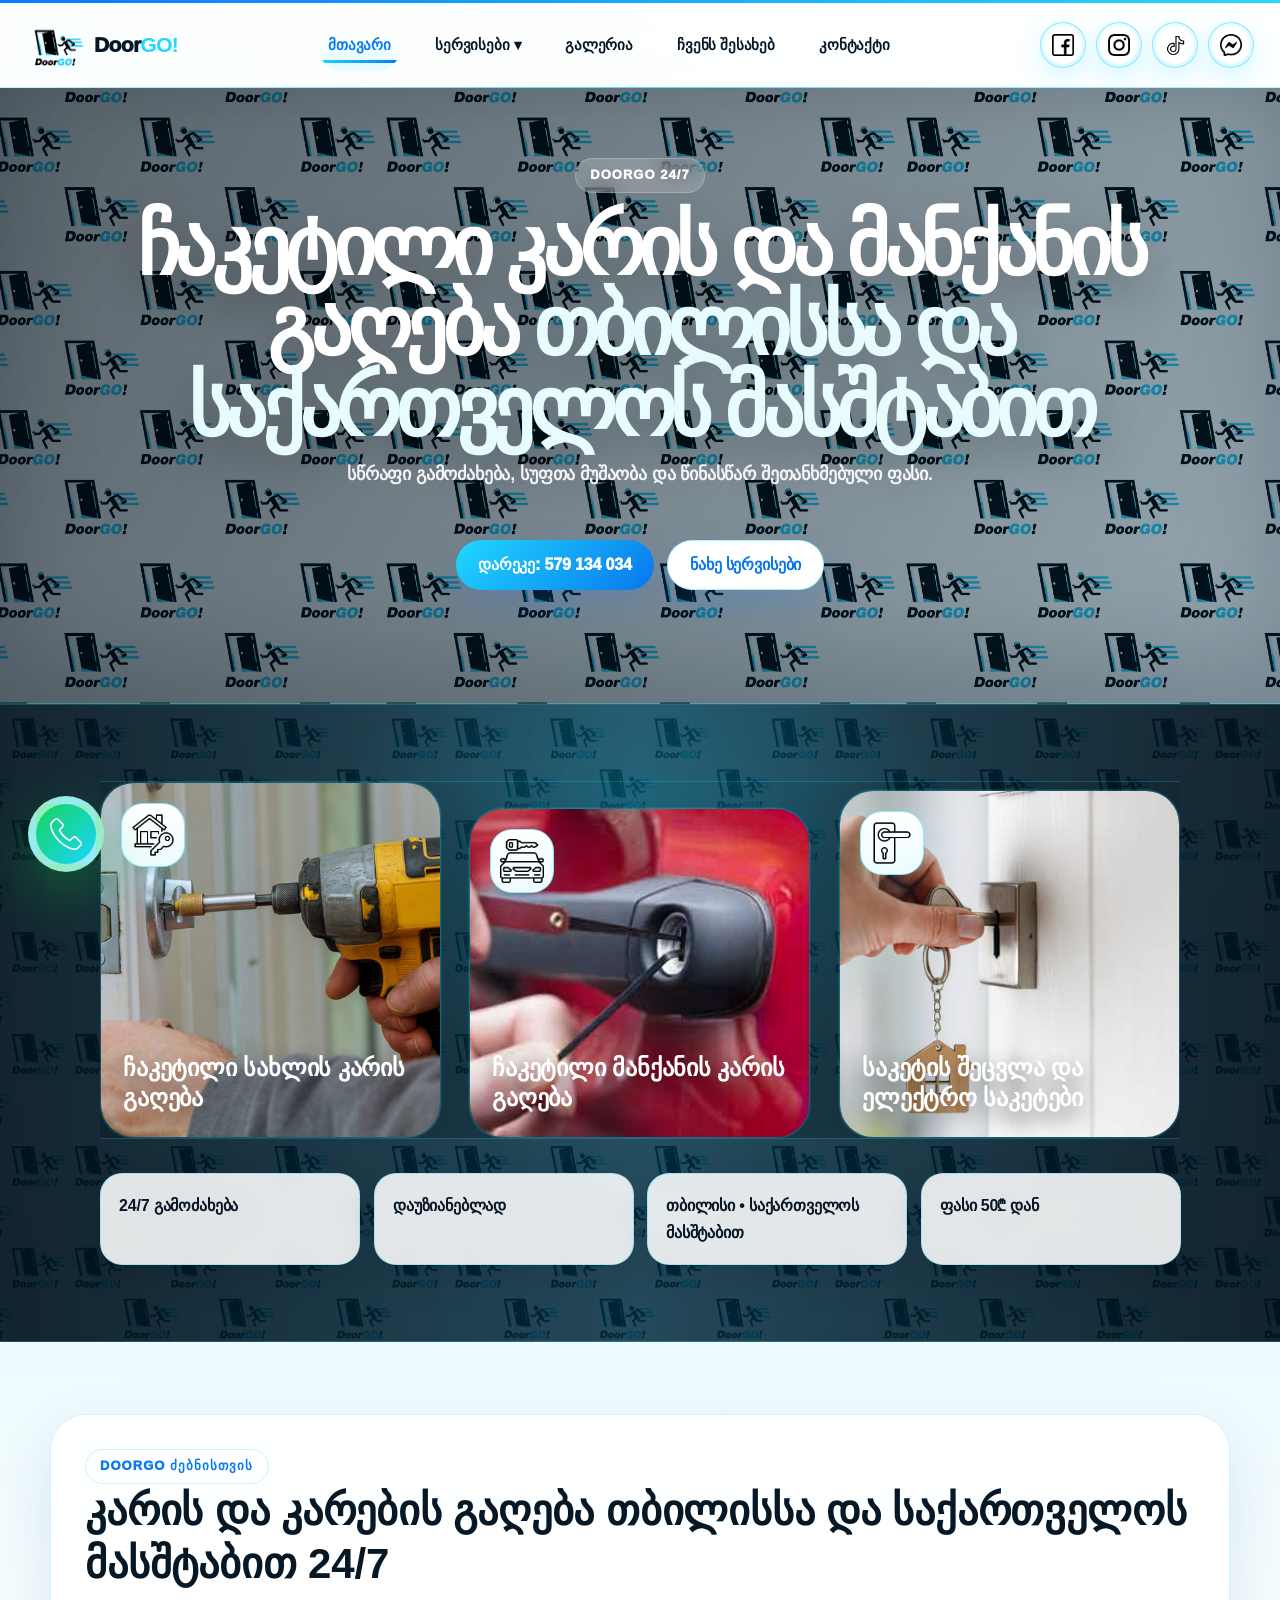
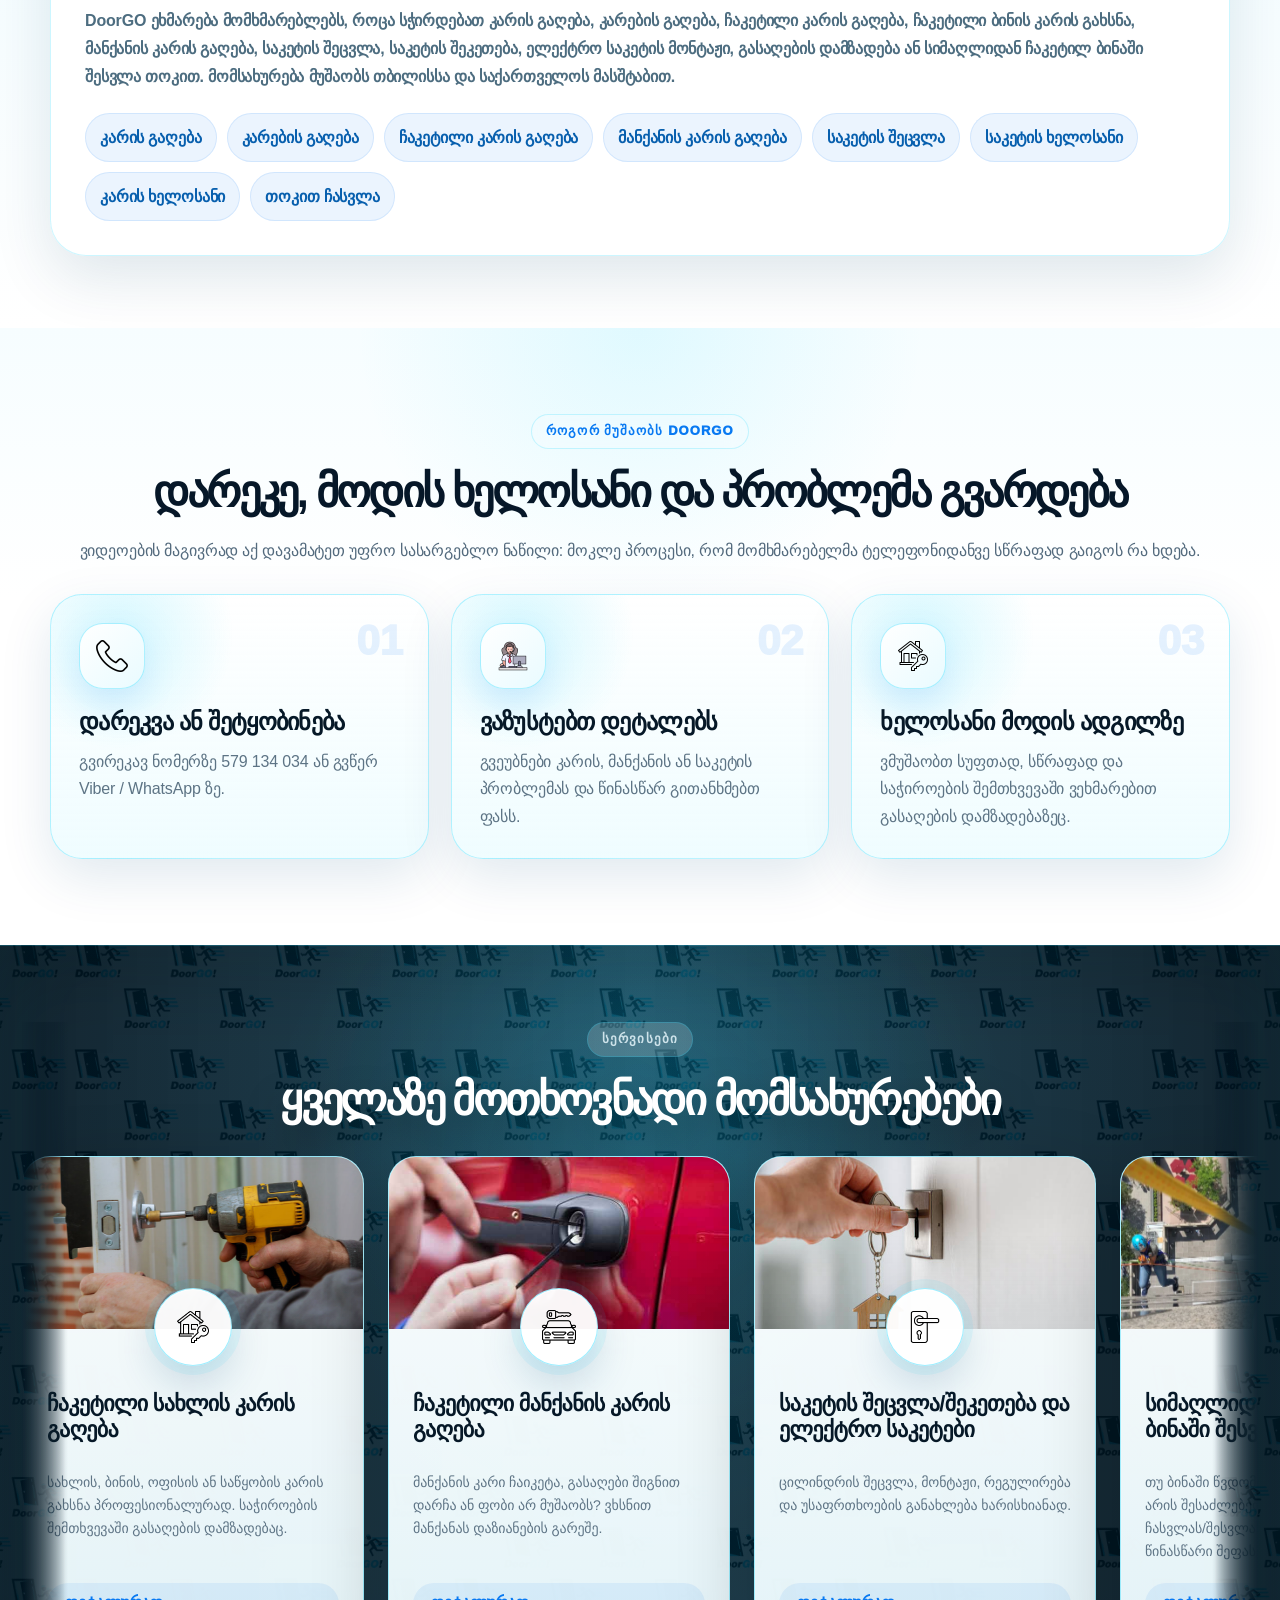
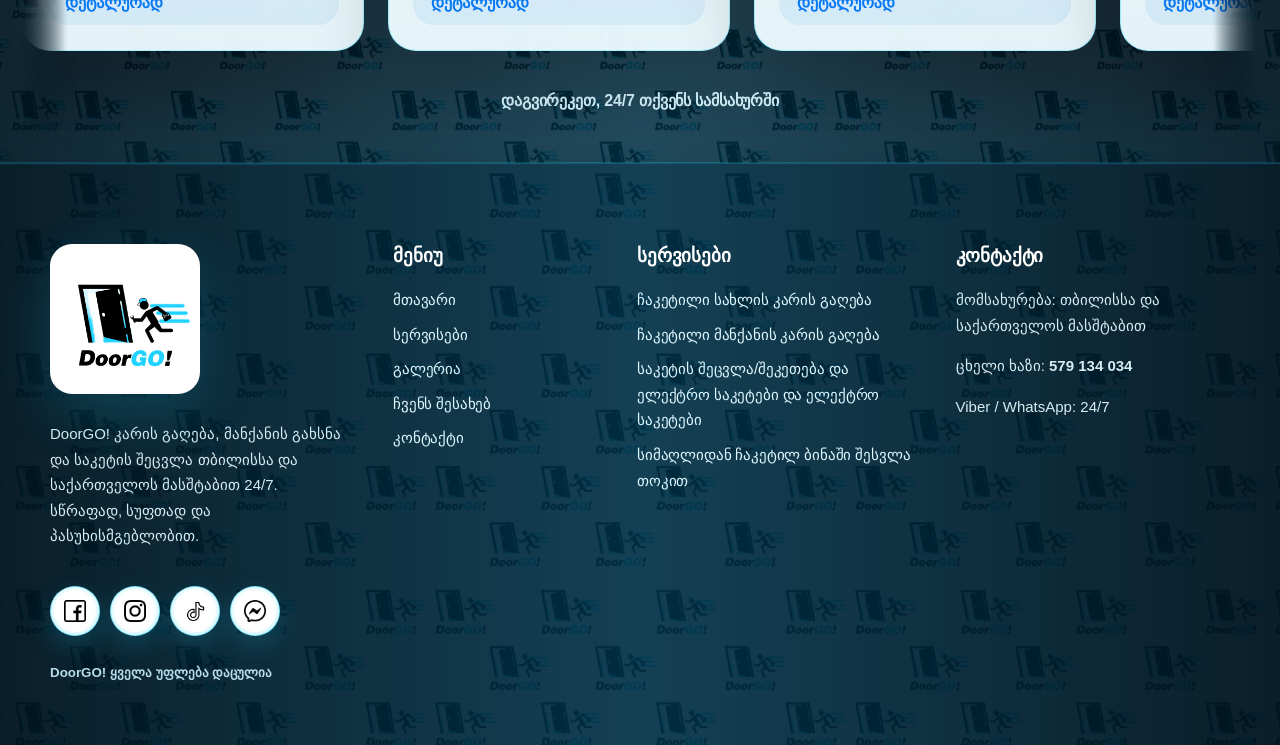
<file: MainHome.html>
<!DOCTYPE html>
 <html lang="ka"><head><meta charset="utf-8"/><meta content="width=device-width, initial-scale=1.0, viewport-fit=cover" name="viewport"/>
<title>DoorGO — კარის გაღება, მანქანის გახსნა და საკეტის შეცვლა 24/7</title>
<meta name="description" content="DoorGO გთავაზობთ კარის გაღებას, ჩაკეტილი მანქანის გახსნას, საკეტის შეცვლას და სიმაღლიდან ბინაში შესვლას თოკით. მომსახურება თბილისსა და საქართველოს მასშტაბით 24/7. კარების გაღება და საკეტის სერვისი DoorGO."/>
<meta name="keywords" content="კარების გაღება, კარის გაღება, კარების გაღება თბილისი, კარების გაღება საქართველო, ჩაკეტილი კარის გაღება, ჩაკეტილი კარების გაღება, ავარიული კარის გახსნა, ბინის კარის გახსნა, კარის ხელოსანი, საკეტის ხელოსანი, მანქანის კარის გაღება, ჩაკეტილი მანქანის გახსნა, საკეტის შეცვლა, საკეტის შეკეთება, ცილინდრის შეცვლა, ელექტრო საკეტი, გასაღების დამზადება, თოკით ჩასვლა, DoorGO, doorgo.ge"/>
<meta name="robots" content="index, follow, max-image-preview:large"/>
<link rel="canonical" href="https://doorgo.ge/"/>
<meta property="og:locale" content="ka_GE"/>
<meta property="og:type" content="website"/>
<meta property="og:site_name" content="DoorGO"/>
<meta property="og:title" content="DoorGO — კარის გაღება, მანქანის გახსნა და საკეტის შეცვლა 24/7"/>
<meta property="og:description" content="DoorGO გთავაზობთ კარის გაღებას, ჩაკეტილი მანქანის გახსნას, საკეტის შეცვლას და სიმაღლიდან ბინაში შესვლას თოკით. მომსახურება თბილისსა და საქართველოს მასშტაბით 24/7."/>
<meta property="og:url" content="https://doorgo.ge/"/>
<meta property="og:image" content="https://doorgo.ge/doorgo%20banner.png"/>
<meta name="twitter:card" content="summary_large_image"/>
<meta name="twitter:title" content="DoorGO — კარის გაღება, მანქანის გახსნა და საკეტის შეცვლა 24/7"/>
<meta name="twitter:description" content="DoorGO გთავაზობთ კარის გაღებას, ჩაკეტილი მანქანის გახსნას, საკეტის შეცვლას და სიმაღლიდან ბინაში შესვლას თოკით. მომსახურება თბილისსა და საქართველოს მასშტაბით 24/7."/>
<meta name="twitter:image" content="https://doorgo.ge/doorgo%20banner.png"/>
<script type="application/ld+json">{"@context":"https://schema.org","@graph":[{"@type":["LocalBusiness","HomeAndConstructionBusiness"],"@id":"https://doorgo.ge/#business","name":"DoorGO","alternateName":"DoorGO!","url":"https://doorgo.ge/","logo":"https://doorgo.ge/doorgo%20logo.png","image":"https://doorgo.ge/doorgo%20banner.png","telephone":"+995579134034","priceRange":"₾₾","areaServed":[{"@type":"City","name":"თბილისი"},{"@type":"Country","name":"საქართველო"}],"openingHoursSpecification":[{"@type":"OpeningHoursSpecification","dayOfWeek":["Monday","Tuesday","Wednesday","Thursday","Friday","Saturday","Sunday"],"opens":"00:00","closes":"23:59"}],"sameAs":["https://www.facebook.com/saba.dumbadze.547","https://www.instagram.com/manuchar863/","https://www.tiktok.com/@saba.dumba"],"description":"DoorGO გთავაზობთ კარის გაღებას, ჩაკეტილი მანქანის გახსნას, საკეტის შეცვლას და სიმაღლიდან ბინაში შესვლას თოკით. მომსახურება თბილისსა და საქართველოს მასშტაბით 24/7."},{"@type":"WebSite","@id":"https://doorgo.ge/#website","url":"https://doorgo.ge/","name":"DoorGO","inLanguage":"ka-GE","publisher":{"@id":"https://doorgo.ge/#business"}},{"@type":"WebPage","@id":"https://doorgo.ge/#webpage","url":"https://doorgo.ge/","name":"DoorGO — კარის გაღება, მანქანის გახსნა და საკეტის შეცვლა 24/7","description":"DoorGO გთავაზობთ კარის გაღებას, ჩაკეტილი მანქანის გახსნას, საკეტის შეცვლას და სიმაღლიდან ბინაში შესვლას თოკით. მომსახურება თბილისსა და საქართველოს მასშტაბით 24/7.","inLanguage":"ka-GE","isPartOf":{"@id":"https://doorgo.ge/#website"},"about":{"@id":"https://doorgo.ge/#business"}}]}</script><link href="doorgo logo circle.png" rel="icon"/><link href="style.css" rel="stylesheet"/></head><body class="dg-v13 dg-v17 dg-v18 dg-v20 dg-v21 dg-v22 dg-v23 dg-v24 dg-v25 dg-v26 dg-v27 dg-v28 dg-v29 dg-v30 dg-v31 dg-v32 dg-v33 dg-v34 dg-v35 dg-v36 dg-v37 dg-v38 dg-v39 dg-v40 dg-v41 dg-v42 dg-v43 dg-v44 dg-v45 dg-v46 dg-v47 dg-v48 dg-v49 dg-v50 dg-v51 dg-v53 dg-v54 dg-v55 dg-v56 dg-v57 dg-v58 dg-v59 dg-v60 dg-v61 dg-v62 dg-v68 dg-v70 dg-v75"><div class="top-line"></div><header class="site-header"><div class="header-inner">
<a class="brand" href="MainHome.html"><img alt="DoorGO logo" src="doorgo logo.png"/><span>Door<b>GO!</b></span></a>
<button aria-label="მენიუს გახსნა" class="menu-toggle"><span class="bar bar-1"></span><span class="bar bar-2"></span><span class="bar bar-3"></span></button>
<nav class="nav">
<a class="active" href="MainHome.html">მთავარი</a>
<div class="dropdown"><a class="dropdown-trigger" href="OurServices.html">სერვისები ▾</a><div class="dropdown-menu">
<a href="OurServices.html">ყველა სერვისი</a><a href="chaketili-saxlis-karis-gageba.html">ჩაკეტილი სახლის კარის გაღება</a><a href="off-track-door-fix.html">ჩაკეტილი მანქანის კარის გაღება</a><a href="saketis-shecvla-sheketeba.html">საკეტის შეცვლა/შეკეთება და ელექტრო საკეტები და ელექტრო საკეტები</a><a href="tokit-binashi-shesvla.html">სიმაღლიდან ჩაკეტილ ბინაში შესვლა თოკით</a>
</div></div>
<a href="Gallery.html">გალერია</a><a href="AboutUs.html">ჩვენს შესახებ</a><a href="Contact.html">კონტაქტი</a>
</nav><div class="socials"><a aria-label="Facebook" href="https://www.facebook.com/saba.dumbadze.547"><img alt="Facebook" src="facebook.png"/></a><a aria-label="Instagram" href="https://www.instagram.com/manuchar863/"><img alt="Instagram" src="instagram.png"/></a><a aria-label="TikTok" href="https://www.tiktok.com/@saba.dumba?is_from_webapp=1&amp;sender_device=pc" rel="noopener" target="_blank"><img alt="TikTok" src="tik-tok.png"/></a><a aria-label="Messenger" href="https://m.me/saba.dumbadze.547"><img alt="Messenger" src="messenger.png"/></a></div>
</div></header>
<section aria-label="Quick actions" class="mobile-app-quickstrip">
<a href="tel:+995579134034"><span class="quick-icon"><img alt="" src="telephone.png"/></span><b>579 134 034</b></a>
<a href="OurServices.html"><span class="quick-icon"><img alt="" src="house-key.png"/></span><b>სერვისები</b></a>
<a href="Gallery.html"><span class="quick-icon"><img alt="" src="door-handle.png"/></span><b>ვიდეოები</b></a>
</section>
<main><section class="hero home-hero-v17"><div class="hero-inner"><span class="eyebrow">DoorGO 24/7</span><h1>ჩაკეტილი კარის და მანქანის გაღება <span>თბილისსა და საქართველოს მასშტაბით</span></h1><p class="hero-sub">სწრაფი გამოძახება, სუფთა მუშაობა და წინასწარ შეთანხმებული ფასი.</p><div class="hero-actions"><a class="btn" href="tel:+995579134034">დარეკე: 579 134 034</a><a class="btn white" href="OurServices.html">ნახე სერვისები</a></div></div><div class="home-service-showcase"><div class="hero-grid"><div class="hero-tile"><div class="tile-icon"><img alt="" src="house-key.png"/></div><img alt="ჩაკეტილი სახლის კარის გაღება" src="house lock.jpg"><span>ჩაკეტილი სახლის კარის გაღება</span></img></div><div class="hero-tile"><div class="tile-icon"><img alt="" src="car-open.png"/></div><img alt="ჩაკეტილი მანქანის კარის გაღება" src="car lock.jpg"/><span>ჩაკეტილი მანქანის კარის გაღება</span></div><div class="hero-tile"><div class="tile-icon"><img alt="" src="door-handle.png"/></div><img alt="საკეტის შეცვლა/შეკეთება და ელექტრო საკეტები" src="change lock.jpg"/><span>საკეტის შეცვლა და ელექტრო საკეტები</span></div></div><div class="trust-row"><div class="trust">24/7 გამოძახება</div><div class="trust">დაუზიანებლად</div><div class="trust">თბილისი • საქართველოს მასშტაბით</div><div class="trust">ფასი 50₾ დან</div></div><div aria-label="მთავარი სერვისები" class="mobile-service-switcher"><div class="mobile-service-head"><span class="eyebrow">სერვისები</span><h3>აირჩიე სერვისი და ნახე დეტალურად</h3></div><div aria-label="სერვისების არჩევა" class="mobile-service-tabs" role="tablist"><button aria-selected="true" class="is-active" data-service-tab="home" type="button">სახლი</button><button aria-selected="false" data-service-tab="car" type="button">მანქანა</button><button aria-selected="false" data-service-tab="lock" type="button">საკეტები</button></div><div class="mobile-service-stage"><article class="mobile-service-panel is-active" data-service-panel="home"><a href="chaketili-saxlis-karis-gageba.html"><div class="mobile-service-image"><img alt="ჩაკეტილი სახლის კარის გაღება" src="house lock.jpg"/></div><div class="mobile-service-badge"><img alt="" src="house-key.png"/></div><div class="mobile-service-content"><h4>ჩაკეტილი სახლის კარის გაღება</h4><p>სახლის, ბინის, ოფისის ან საწყობის კარის გახსნა პროფესიონალურად და უსაფრთხოდ.</p><span class="mobile-service-link">დეტალურად</span></div></a></article><article class="mobile-service-panel" data-service-panel="car"><a href="off-track-door-fix.html"><div class="mobile-service-image"><img alt="ჩაკეტილი მანქანის კარის გაღება" src="car lock.jpg"/></div><div class="mobile-service-badge"><img alt="" src="car-open.png"/></div><div class="mobile-service-content"><h4>ჩაკეტილი მანქანის კარის გაღება</h4><p>მანქანის გაღება დაზიანების გარეშე როცა გასაღები შიგნით დარჩა ან ფობი აღარ მუშაობს.</p><span class="mobile-service-link">დეტალურად</span></div></a></article><article class="mobile-service-panel" data-service-panel="lock"><a href="saketis-shecvla-sheketeba.html"><div class="mobile-service-image"><img alt="საკეტის შეცვლა და ელექტრო საკეტები" src="change lock.jpg"/></div><div class="mobile-service-badge"><img alt="" src="door-handle.png"/></div><div class="mobile-service-content"><h4>საკეტის შეცვლა და ელექტრო საკეტები</h4><p>ცილინდრის შეცვლა, მონტაჟი, რეგულირება და უსაფრთხოების განახლება ხარისხიანად.</p><span class="mobile-service-link">დეტალურად</span></div></a></article></div><div class="mobile-service-features"><div class="feature-pill">24/7 გამოძახება</div><div class="feature-pill">დაუზიანებლად</div><div class="feature-pill">თბილისი • საქართველოს მასშტაბით</div><div class="feature-pill">ფასი 50₾ დან</div></div></div></div></section>

<section class="keyword-seo-section reveal">
  <div class="keyword-seo-card">
    <span class="eyebrow">DoorGO ძებნისთვის</span>
    <h2>კარის და კარების გაღება თბილისსა და საქართველოს მასშტაბით 24/7</h2>
    <p>DoorGO ეხმარება მომხმარებლებს, როცა სჭირდებათ კარის გაღება, კარების გაღება, ჩაკეტილი კარის გაღება, ჩაკეტილი ბინის კარის გახსნა, მანქანის კარის გაღება, საკეტის შეცვლა, საკეტის შეკეთება, ელექტრო საკეტის მონტაჟი, გასაღების დამზადება ან სიმაღლიდან ჩაკეტილ ბინაში შესვლა თოკით. მომსახურება მუშაობს თბილისსა და საქართველოს მასშტაბით.</p>
    <div class="keyword-chip-list">
      <span>კარის გაღება</span>
      <span>კარების გაღება</span>
      <span>ჩაკეტილი კარის გაღება</span>
      <span>მანქანის კარის გაღება</span>
      <span>საკეტის შეცვლა</span>
      <span>საკეტის ხელოსანი</span>
      <span>კარის ხელოსანი</span>
      <span>თოკით ჩასვლა</span>
    </div>
  </div>
</section>

<section class="section home-process-section">
<div class="container center">
<span class="eyebrow">როგორ მუშაობს DoorGO</span>
<h2>დარეკე, მოდის ხელოსანი და პრობლემა გვარდება</h2>
<p>ვიდეოების მაგივრად აქ დავამატეთ უფრო სასარგებლო ნაწილი: მოკლე პროცესი, რომ მომხმარებელმა ტელეფონიდანვე სწრაფად გაიგოს რა ხდება.</p>
<div class="process-grid">
<article class="process-card reveal">
<div class="process-icon"><img alt="" src="telephone.png"/></div>
<span>01</span>
<h3>დარეკვა ან შეტყობინება</h3>
<p>გვირეკავ ნომერზე 579 134 034 ან გვწერ Viber / WhatsApp ზე.</p>
</article>
<article class="process-card reveal">
<div class="process-icon"><img alt="" src="operator.png"/></div>
<span>02</span>
<h3>ვაზუსტებთ დეტალებს</h3>
<p>გვეუბნები კარის, მანქანის ან საკეტის პრობლემას და წინასწარ გითანხმებთ ფასს.</p>
</article>
<article class="process-card reveal">
<div class="process-icon"><img alt="" src="house-key.png"/></div>
<span>03</span>
<h3>ხელოსანი მოდის ადგილზე</h3>
<p>ვმუშაობთ სუფთად, სწრაფად და საჭიროების შემთხვევაში ვეხმარებით გასაღების დამზადებაზეც.</p>
</article>
</div>
</div>
</section>
<section class="section services-strip"><div class="container"><div class="center"><span class="eyebrow">სერვისები</span><h2>ყველაზე მოთხოვნადი მომსახურებები</h2></div><div class="service-grid"><article class="service-card"><a href="chaketili-saxlis-karis-gageba.html"><div class="card-img"><img alt="ჩაკეტილი სახლის კარის გაღება" src="house lock.jpg"/></div><div class="icon-badge"><img alt="" src="house-key.png"/></div><div class="card-body"><h3>ჩაკეტილი სახლის კარის გაღება</h3><p>სახლის, ბინის, ოფისის ან საწყობის კარის გახსნა პროფესიონალურად. საჭიროების შემთხვევაში გასაღების დამზადებაც.</p><span class="card-link">დეტალურად</span></div></a></article><article class="service-card"><a href="off-track-door-fix.html"><div class="card-img"><img alt="ჩაკეტილი მანქანის კარის გაღება" src="car lock.jpg"/></div><div class="icon-badge"><img alt="" src="car-open.png"/></div><div class="card-body"><h3>ჩაკეტილი მანქანის კარის გაღება</h3><p>მანქანის კარი ჩაიკეტა, გასაღები შიგნით დარჩა ან ფობი არ მუშაობს? ვხსნით მანქანას დაზიანების გარეშე.</p><span class="card-link">დეტალურად</span></div></a></article><article class="service-card"><a href="saketis-shecvla-sheketeba.html"><div class="card-img"><img alt="საკეტის შეცვლა/შეკეთება და ელექტრო საკეტები" src="change lock.jpg"/></div><div class="icon-badge"><img alt="" src="door-handle.png"/></div><div class="card-body"><h3>საკეტის შეცვლა/შეკეთება და ელექტრო საკეტები</h3><p>ცილინდრის შეცვლა, მონტაჟი, რეგულირება და უსაფრთხოების განახლება ხარისხიანად.</p><span class="card-link">დეტალურად</span></div></a></article><article class="service-card"><a href="tokit-binashi-shesvla.html"><div class="card-img"><img alt="სიმაღლიდან ჩაკეტილ ბინაში შესვლა თოკით" src="rope-entry.jpg"/></div><div class="icon-badge"><img alt="" src="rope-access-black.png"/></div><div class="card-body"><h3>სიმაღლიდან ჩაკეტილ ბინაში შესვლა თოკით</h3><p>თუ ბინაში წვდომა მხოლოდ სიმაღლიდან არის შესაძლებელი, ვახორციელებთ თოკით ჩასვლას/შესვლას პროფესიონალურად და წინასწარი შეფასებით.</p><span class="card-link">დეტალურად</span></div></a></article></div><p class="center" style="margin-top:36px;font-weight:900">დაგვირეკეთ, 24/7 თქვენს სამსახურში</p></div></section>
</main><a aria-label="დარეკვა" class="phone-float" href="tel:+995579134034"><img alt="phone" src="telephone.png"/></a>
<footer class="footer"><div class="footer-inner">
<div><img alt="DoorGO" class="footer-logo" src="doorgo logo.png"/><p>DoorGO! კარის გაღება, მანქანის გახსნა და საკეტის შეცვლა თბილისსა და საქართველოს მასშტაბით 24/7. სწრაფად, სუფთად და პასუხისმგებლობით.</p><div class="footer-socials"><a href="https://www.facebook.com/saba.dumbadze.547"><img alt="facebook" src="facebook.png"/></a><a href="https://www.instagram.com/manuchar863/"><img alt="instagram" src="instagram.png"/></a><a href="https://www.tiktok.com/@saba.dumba?is_from_webapp=1&amp;sender_device=pc" rel="noopener" target="_blank"><img alt="tiktok" src="tik-tok.png"/></a><a href="https://m.me/saba.dumbadze.547"><img alt="messenger" src="messenger.png"/></a></div><small>DoorGO! ყველა უფლება დაცულია</small></div>
<div><h3>მენიუ</h3><a href="MainHome.html">მთავარი</a><a href="OurServices.html">სერვისები</a><a href="Gallery.html">გალერია</a><a href="AboutUs.html">ჩვენს შესახებ</a><a href="Contact.html">კონტაქტი</a></div>
<div><h3>სერვისები</h3><a href="chaketili-saxlis-karis-gageba.html">ჩაკეტილი სახლის კარის გაღება</a><a href="off-track-door-fix.html">ჩაკეტილი მანქანის კარის გაღება</a><a href="saketis-shecvla-sheketeba.html">საკეტის შეცვლა/შეკეთება და ელექტრო საკეტები და ელექტრო საკეტები</a><a href="tokit-binashi-shesvla.html">სიმაღლიდან ჩაკეტილ ბინაში შესვლა თოკით</a></div>
<div><h3>კონტაქტი</h3><p>მომსახურება: თბილისსა და საქართველოს მასშტაბით</p><p>ცხელი ხაზი: <b>579 134 034</b></p><p>Viber / WhatsApp: 24/7</p></div>
</div></footer>
<nav aria-label="Mobile app navigation" class="mobile-app-tabbar">
<a class="active-tab" data-tab="home" href="MainHome.html"><span class="tab-ico"><img alt="" src="doorgo logo circle.png"/></span><b>მთავარი</b></a>
<a data-tab="services" href="OurServices.html"><span class="tab-ico"><img alt="" src="house-key.png"/></span><b>სერვისები</b></a>
<a class="tab-call" data-tab="call" href="tel:+995579134034"><span class="tab-ico"><img alt="" src="telephone.png"/></span><b>დარეკვა</b></a>
<a data-tab="gallery" href="Gallery.html"><span class="tab-ico"><img alt="" src="door-handle.png"/></span><b>გალერია</b></a>
<a data-tab="contact" href="Contact.html"><span class="tab-ico"><img alt="" src="mail.png"/></span><b>კონტაქტი</b></a>
</nav>
<script src="script.js"></script></body></html>
</file>
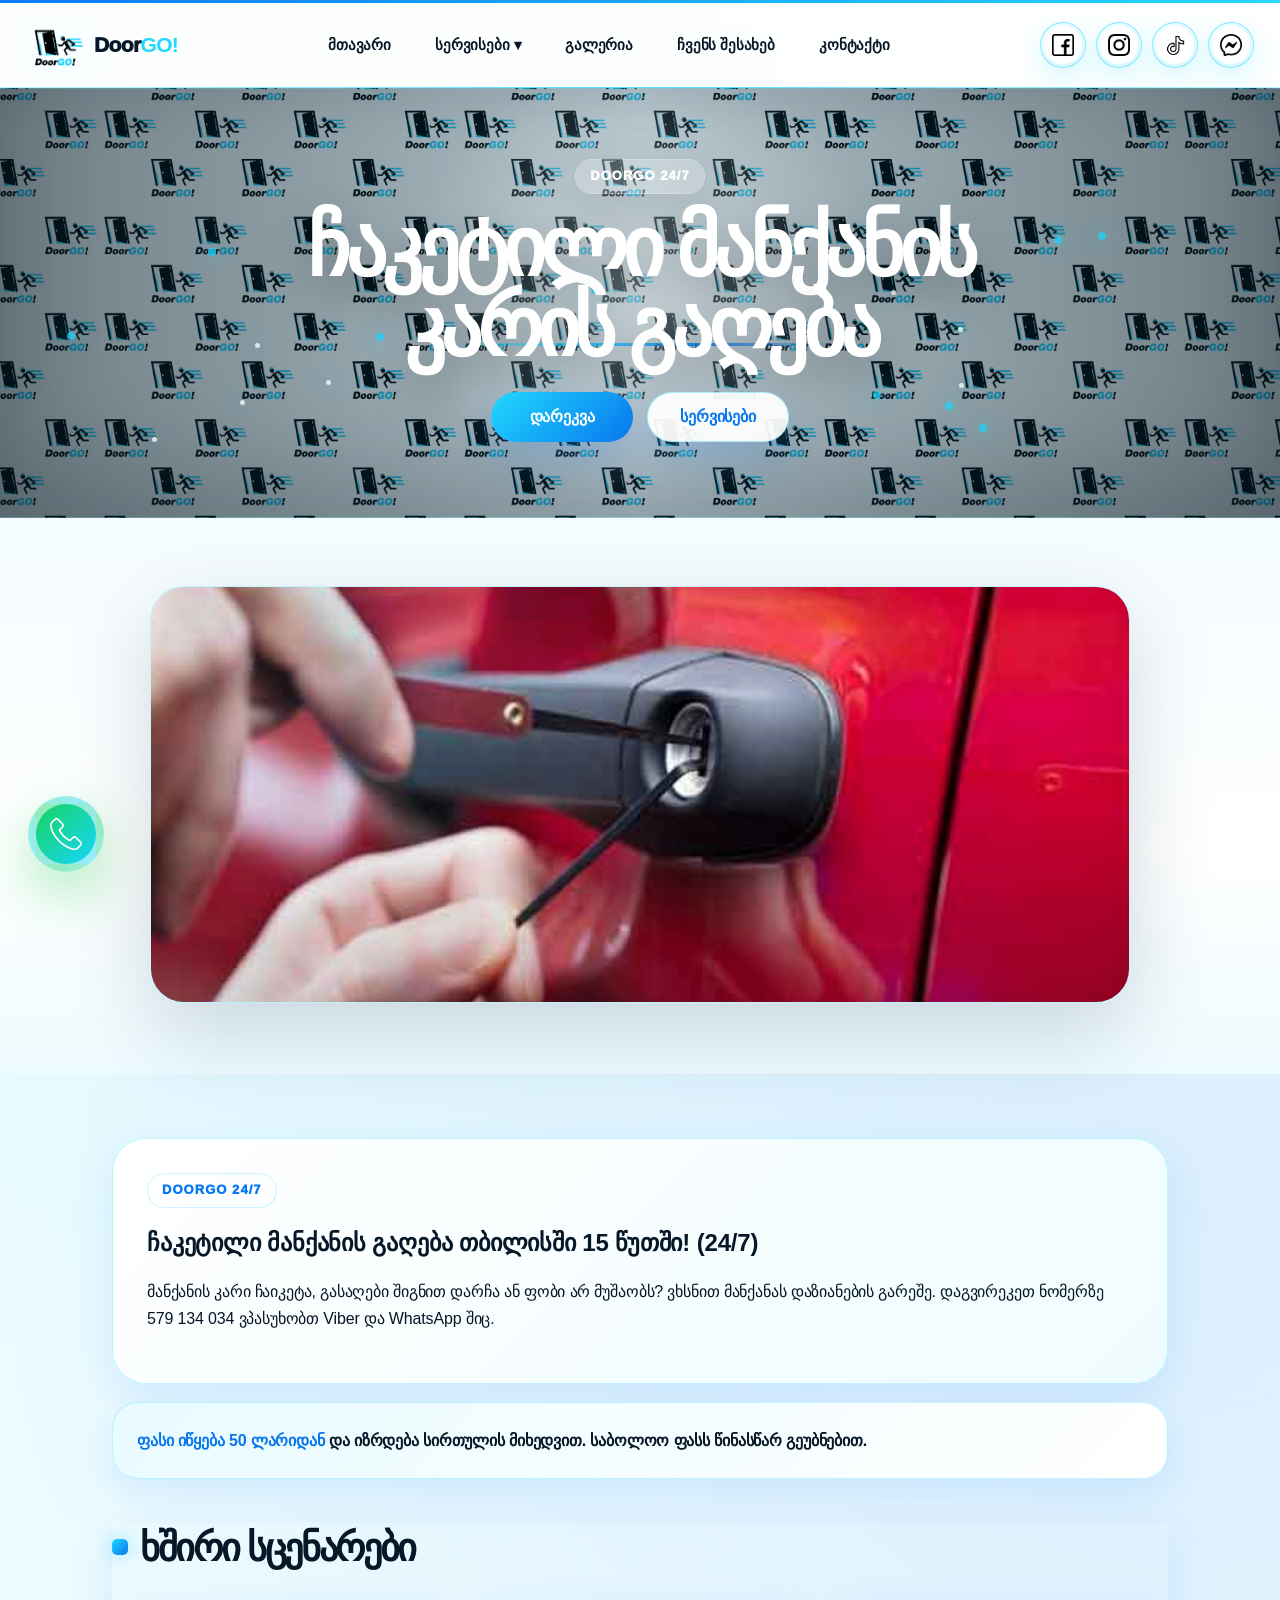
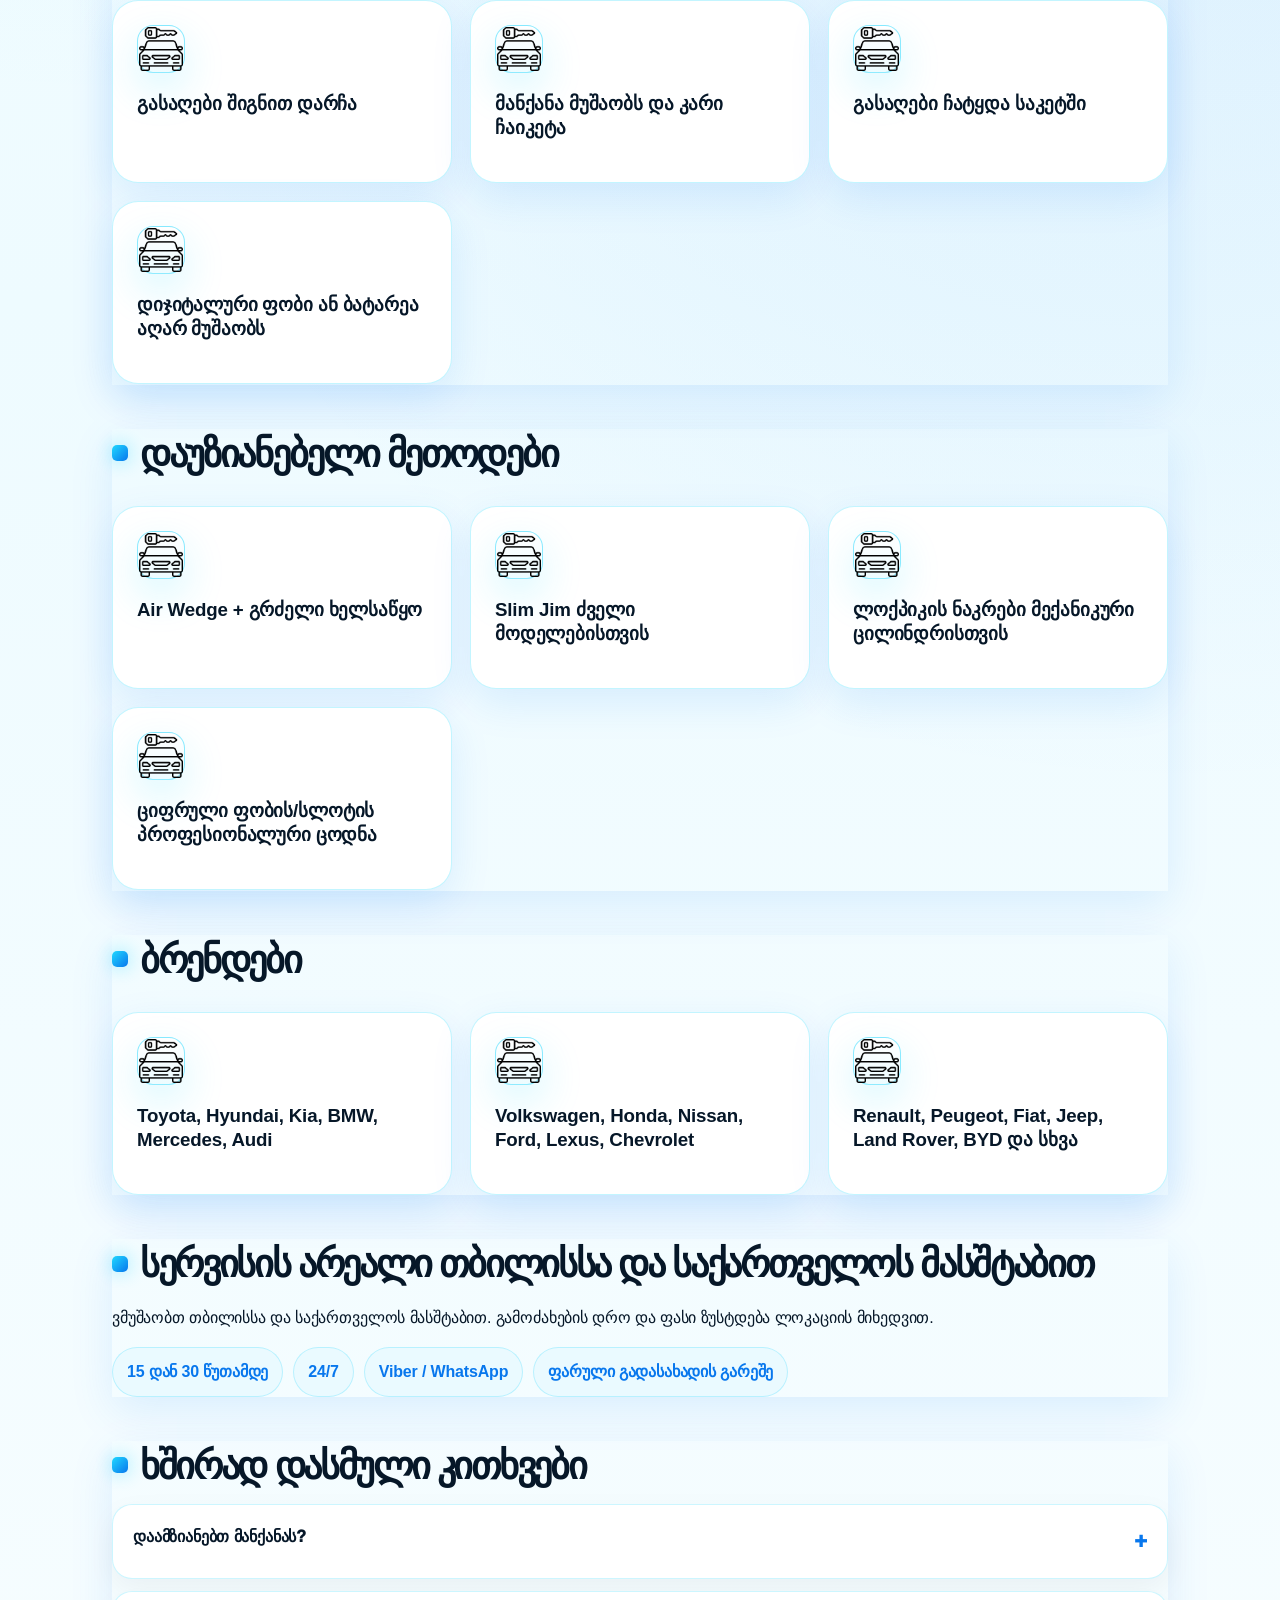
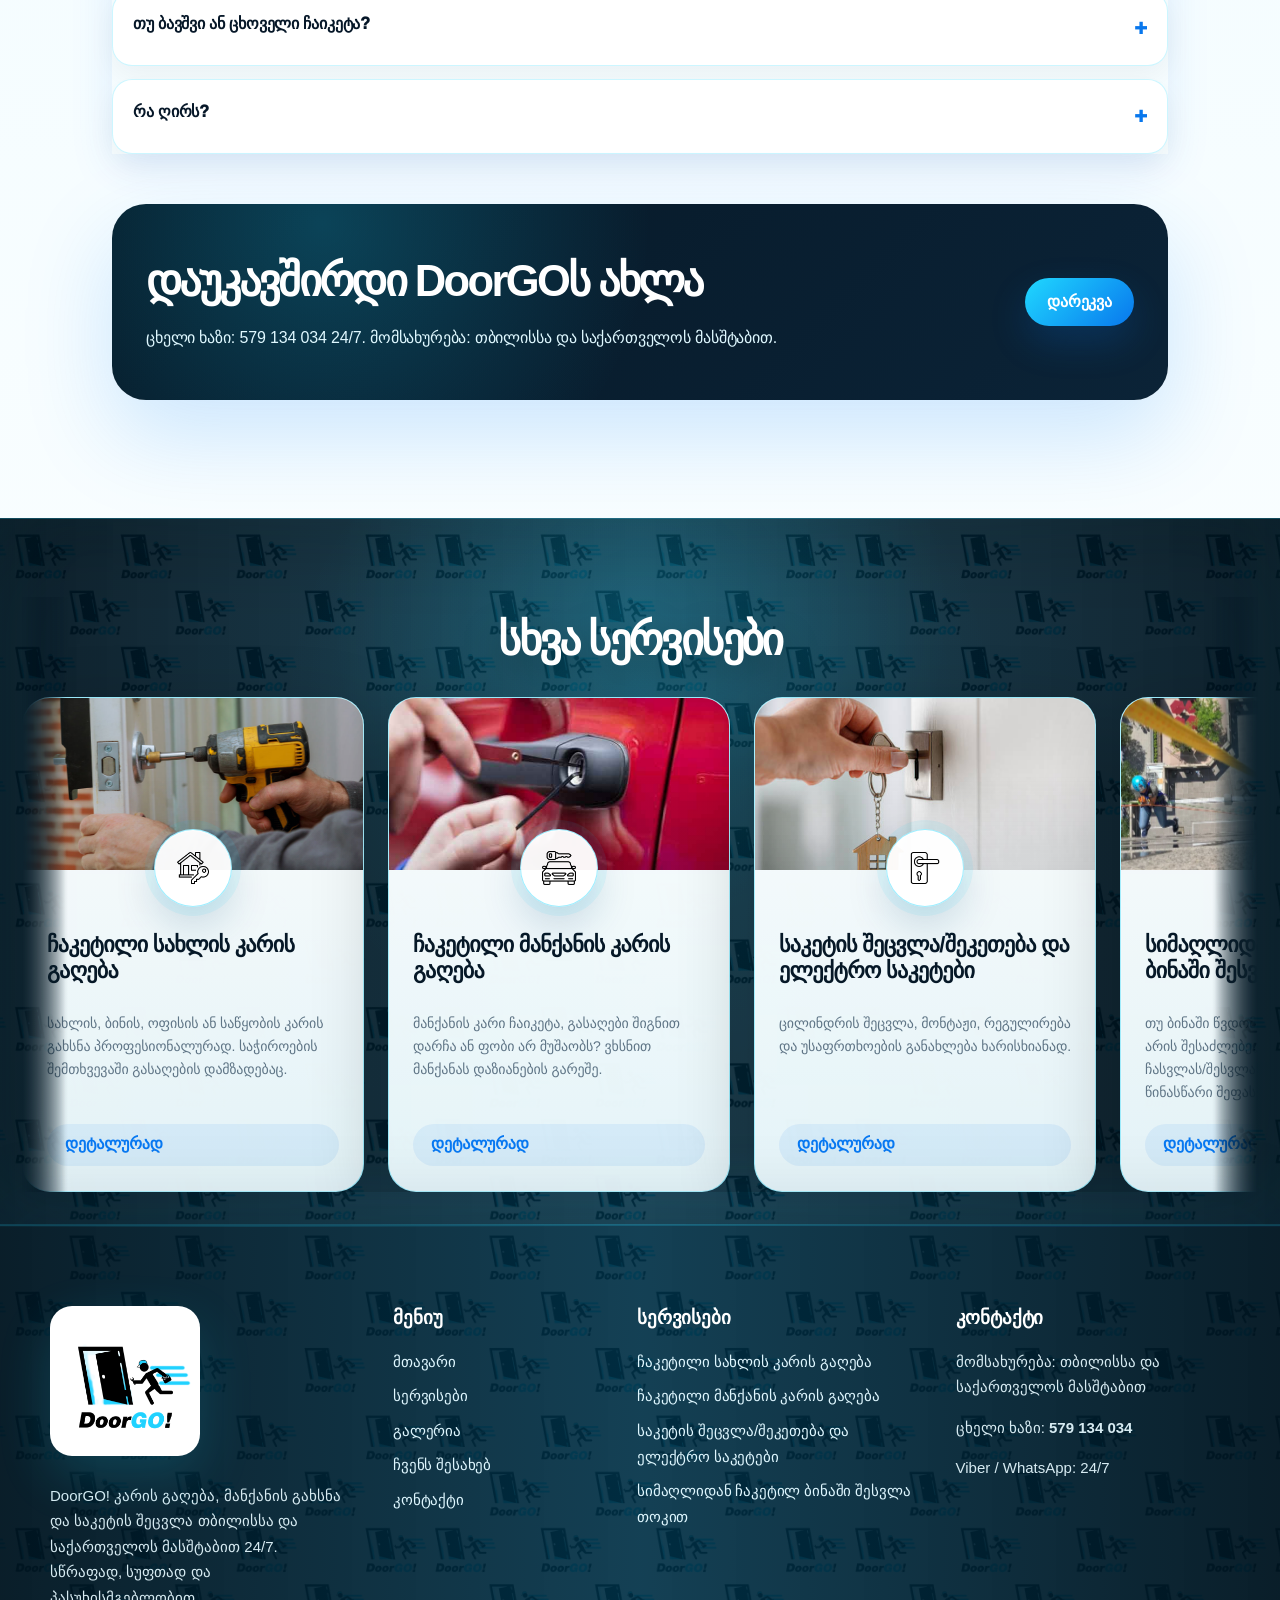
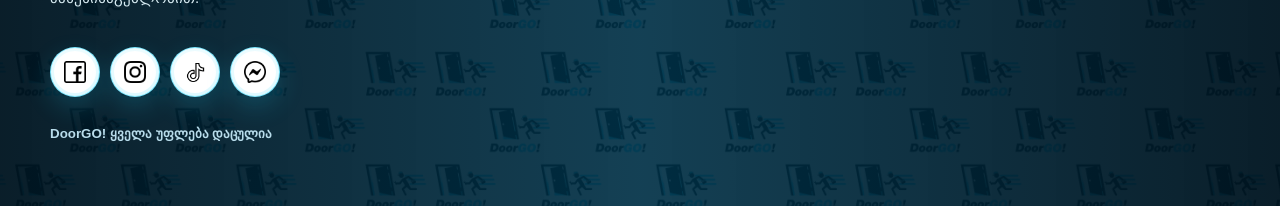
<file: off-track-door-fix.html>
<!DOCTYPE html>
 <html lang="ka"><head><meta charset="utf-8"/><meta content="width=device-width, initial-scale=1.0, viewport-fit=cover" name="viewport"/>
<title>ჩაკეტილი მანქანის კარის გაღება — DoorGO</title>
<meta name="description" content="თუ მანქანის კარი ჩაიკეტა ან გასაღები შიგნით დარჩა, DoorGO დაგეხმარებათ მანქანის კარის გაღებაში დაზიანების გარეშე. გამოძახება 24/7. კარების გაღება და საკეტის სერვისი DoorGO."/>
<meta name="keywords" content="კარების გაღება, კარის გაღება, კარების გაღება თბილისი, კარების გაღება საქართველო, ჩაკეტილი კარის გაღება, ჩაკეტილი კარების გაღება, ავარიული კარის გახსნა, ბინის კარის გახსნა, კარის ხელოსანი, საკეტის ხელოსანი, მანქანის კარის გაღება, ჩაკეტილი მანქანის გახსნა, საკეტის შეცვლა, საკეტის შეკეთება, ცილინდრის შეცვლა, ელექტრო საკეტი, გასაღების დამზადება, თოკით ჩასვლა, DoorGO, doorgo.ge"/>
<meta name="robots" content="index, follow, max-image-preview:large"/>
<link rel="canonical" href="https://doorgo.ge/off-track-door-fix.html"/>
<meta property="og:locale" content="ka_GE"/>
<meta property="og:type" content="website"/>
<meta property="og:site_name" content="DoorGO"/>
<meta property="og:title" content="ჩაკეტილი მანქანის კარის გაღება — DoorGO"/>
<meta property="og:description" content="თუ მანქანის კარი ჩაიკეტა ან გასაღები შიგნით დარჩა, DoorGO დაგეხმარებათ მანქანის კარის გაღებაში დაზიანების გარეშე. გამოძახება 24/7."/>
<meta property="og:url" content="https://doorgo.ge/off-track-door-fix.html"/>
<meta property="og:image" content="https://doorgo.ge/doorgo%20banner.png"/>
<meta name="twitter:card" content="summary_large_image"/>
<meta name="twitter:title" content="ჩაკეტილი მანქანის კარის გაღება — DoorGO"/>
<meta name="twitter:description" content="თუ მანქანის კარი ჩაიკეტა ან გასაღები შიგნით დარჩა, DoorGO დაგეხმარებათ მანქანის კარის გაღებაში დაზიანების გარეშე. გამოძახება 24/7."/>
<meta name="twitter:image" content="https://doorgo.ge/doorgo%20banner.png"/>
<script type="application/ld+json">{"@context":"https://schema.org","@graph":[{"@type":["LocalBusiness","HomeAndConstructionBusiness"],"@id":"https://doorgo.ge/#business","name":"DoorGO","alternateName":"DoorGO!","url":"https://doorgo.ge/","logo":"https://doorgo.ge/doorgo%20logo.png","image":"https://doorgo.ge/doorgo%20banner.png","telephone":"+995579134034","priceRange":"₾₾","areaServed":[{"@type":"City","name":"თბილისი"},{"@type":"Country","name":"საქართველო"}],"openingHoursSpecification":[{"@type":"OpeningHoursSpecification","dayOfWeek":["Monday","Tuesday","Wednesday","Thursday","Friday","Saturday","Sunday"],"opens":"00:00","closes":"23:59"}],"sameAs":["https://www.facebook.com/saba.dumbadze.547","https://www.instagram.com/manuchar863/","https://www.tiktok.com/@saba.dumba"],"description":"თუ მანქანის კარი ჩაიკეტა ან გასაღები შიგნით დარჩა, DoorGO დაგეხმარებათ მანქანის კარის გაღებაში დაზიანების გარეშე. გამოძახება 24/7."},{"@type":"WebSite","@id":"https://doorgo.ge/#website","url":"https://doorgo.ge/","name":"DoorGO","inLanguage":"ka-GE","publisher":{"@id":"https://doorgo.ge/#business"}},{"@type":"WebPage","@id":"https://doorgo.ge/off-track-door-fix.html#webpage","url":"https://doorgo.ge/off-track-door-fix.html","name":"ჩაკეტილი მანქანის კარის გაღება — DoorGO","description":"თუ მანქანის კარი ჩაიკეტა ან გასაღები შიგნით დარჩა, DoorGO დაგეხმარებათ მანქანის კარის გაღებაში დაზიანების გარეშე. გამოძახება 24/7.","inLanguage":"ka-GE","isPartOf":{"@id":"https://doorgo.ge/#website"},"about":{"@id":"https://doorgo.ge/#business"}}]}</script><link href="doorgo logo circle.png" rel="icon"/><link href="style.css" rel="stylesheet"/></head><body class="dg-v13 dg-v17 dg-v18 dg-v20 dg-v21 dg-v22 dg-v23 dg-v24 dg-v25 dg-v26 dg-v27 dg-v28 dg-v29 dg-v30 dg-v31 dg-v32 dg-v33 dg-v34 dg-v35 dg-v36 dg-v37 dg-v38 dg-v39 dg-v40 dg-v41 dg-v42 dg-v43 dg-v44 dg-v45 dg-v46 dg-v47 dg-v48 dg-v49 dg-v50 dg-v51 dg-v54 dg-v55 dg-v56 dg-v57 dg-v58 dg-v59 dg-v60 dg-v61 dg-v62 dg-v68 dg-v70 dg-v75"><div class="top-line"></div><header class="site-header"><div class="header-inner">
<a class="brand" href="MainHome.html"><img alt="DoorGO logo" src="doorgo logo.png"/><span>Door<b>GO!</b></span></a>
<button aria-label="მენიუს გახსნა" class="menu-toggle"><span class="bar bar-1"></span><span class="bar bar-2"></span><span class="bar bar-3"></span></button>
<nav class="nav">
<a href="MainHome.html">მთავარი</a>
<div class="dropdown"><a class="dropdown-trigger" href="OurServices.html">სერვისები ▾</a><div class="dropdown-menu">
<a href="OurServices.html">ყველა სერვისი</a><a href="chaketili-saxlis-karis-gageba.html">ჩაკეტილი სახლის კარის გაღება</a><a href="off-track-door-fix.html">ჩაკეტილი მანქანის კარის გაღება</a><a href="saketis-shecvla-sheketeba.html">საკეტის შეცვლა/შეკეთება და ელექტრო საკეტები</a><a href="tokit-binashi-shesvla.html">სიმაღლიდან ჩაკეტილ ბინაში შესვლა თოკით</a>
</div></div>
<a href="Gallery.html">გალერია</a><a href="AboutUs.html">ჩვენს შესახებ</a><a href="Contact.html">კონტაქტი</a>
</nav><div class="socials"><a aria-label="Facebook" href="https://www.facebook.com/saba.dumbadze.547"><img alt="Facebook" src="facebook.png"/></a><a aria-label="Instagram" href="https://www.instagram.com/manuchar863/"><img alt="Instagram" src="instagram.png"/></a><a aria-label="TikTok" href="https://www.tiktok.com/@saba.dumba?is_from_webapp=1&amp;sender_device=pc" rel="noopener" target="_blank"><img alt="TikTok" src="tik-tok.png"/></a><a aria-label="Messenger" href="https://m.me/saba.dumbadze.547"><img alt="Messenger" src="messenger.png"/></a></div>
</div></header>
<main><section class="dg-clean-banner reveal"><div class="dg-clean-banner-inner"><span class="eyebrow">DoorGO 24/7</span><h1>ჩაკეტილი მანქანის კარის გაღება</h1><div class="dg-banner-actions"><a class="btn" href="tel:+995579134034">დარეკვა</a><a class="btn white" href="OurServices.html">სერვისები</a></div></div></section><section class="service-top"><div class="service-photo service-photo-wrap"><img alt="ჩაკეტილი მანქანის კარის გაღება" class="service-photo-img car-photo" src="car lock.jpg"/></div></section><section class="content"><div class="lead-card"><span class="eyebrow">DoorGO 24/7</span><h1>ჩაკეტილი მანქანის გაღება თბილისში 15 წუთში! (24/7)</h1><p>მანქანის კარი ჩაიკეტა, გასაღები შიგნით დარჩა ან ფობი არ მუშაობს? ვხსნით მანქანას დაზიანების გარეშე. დაგვირეკეთ ნომერზე 579 134 034 ვპასუხობთ Viber და WhatsApp შიც.</p></div><div class="price-box"><b>ფასი იწყება 50 ლარიდან</b> და იზრდება სირთულის მიხედვით. საბოლოო ფასს წინასწარ გეუბნებით.</div><div class="text-section"><h2>ხშირი სცენარები</h2><div class="info-grid"><div class="info-box"><div class="mini-icon"><img src="car-open.png"/></div><h3>გასაღები შიგნით დარჩა</h3></div><div class="info-box"><div class="mini-icon"><img src="car-open.png"/></div><h3>მანქანა მუშაობს და კარი ჩაიკეტა</h3></div><div class="info-box"><div class="mini-icon"><img src="car-open.png"/></div><h3>გასაღები ჩატყდა საკეტში</h3></div><div class="info-box"><div class="mini-icon"><img src="car-open.png"/></div><h3>დიჯიტალური ფობი ან ბატარეა აღარ მუშაობს</h3></div></div></div><div class="text-section"><h2>დაუზიანებელი მეთოდები</h2><div class="info-grid"><div class="info-box"><div class="mini-icon"><img src="car-open.png"/></div><h3>Air Wedge + გრძელი ხელსაწყო</h3></div><div class="info-box"><div class="mini-icon"><img src="car-open.png"/></div><h3>Slim Jim ძველი მოდელებისთვის</h3></div><div class="info-box"><div class="mini-icon"><img src="car-open.png"/></div><h3>ლოქპიკის ნაკრები მექანიკური ცილინდრისთვის</h3></div><div class="info-box"><div class="mini-icon"><img src="car-open.png"/></div><h3>ციფრული ფობის/სლოტის პროფესიონალური ცოდნა</h3></div></div></div><div class="text-section"><h2>ბრენდები</h2><div class="info-grid"><div class="info-box"><div class="mini-icon"><img src="car-open.png"/></div><h3>Toyota, Hyundai, Kia, BMW, Mercedes, Audi</h3></div><div class="info-box"><div class="mini-icon"><img src="car-open.png"/></div><h3>Volkswagen, Honda, Nissan, Ford, Lexus, Chevrolet</h3></div><div class="info-box"><div class="mini-icon"><img src="car-open.png"/></div><h3>Renault, Peugeot, Fiat, Jeep, Land Rover, BYD და სხვა</h3></div></div></div><div class="text-section"><h2>სერვისის არეალი თბილისსა და საქართველოს მასშტაბით</h2><p>ვმუშაობთ თბილისსა და საქართველოს მასშტაბით. გამოძახების დრო და ფასი ზუსტდება ლოკაციის მიხედვით.</p><div class="pill-list"><span>15 დან 30 წუთამდე</span><span>24/7</span><span>Viber / WhatsApp</span><span>ფარული გადასახადის გარეშე</span></div></div><div class="text-section"><h2>ხშირად დასმული კითხვები</h2><div class="faq"><details><summary>დაამზიანებთ მანქანას?</summary><p>არა ვმუშაობთ ისე, რომ რეზინი, ლაქი და ცენტრალური საკეტი ხელუხლებელი დარჩეს.</p></details><details><summary>თუ ბავშვი ან ცხოველი ჩაიკეტა?</summary><p>ეს პრიორიტეტული გამოძახებაა მაქსიმალურად სწრაფად მოვდივართ.</p></details><details><summary>რა ღირს?</summary><p>ფასი იწყება 50 ლარიდან და დამოკიდებულია მოდელზე, წელზე და სირთულეზე.</p></details></div></div><div class="cta-band"><div><h2>დაუკავშირდი DoorGOს ახლა</h2><p>ცხელი ხაზი: 579 134 034 24/7. მომსახურება: თბილისსა და საქართველოს მასშტაბით.</p></div><a class="btn" href="tel:+995579134034">დარეკვა</a></div></section><section class="section services-strip related exact-related-services"><div class="container"><div class="center"><h2>სხვა სერვისები</h2></div><div class="service-grid"><article class="service-card"><a href="chaketili-saxlis-karis-gageba.html"><div class="card-img"><img alt="ჩაკეტილი სახლის კარის გაღება" src="house lock.jpg"/></div><div class="icon-badge"><img alt="" src="house-key.png"/></div><div class="card-body"><h3>ჩაკეტილი სახლის კარის გაღება</h3><p>სახლის, ბინის, ოფისის ან საწყობის კარის გახსნა პროფესიონალურად. საჭიროების შემთხვევაში გასაღების დამზადებაც.</p><span class="card-link">დეტალურად</span></div></a></article><article class="service-card"><a href="off-track-door-fix.html"><div class="card-img"><img alt="ჩაკეტილი მანქანის კარის გაღება" src="car lock.jpg"/></div><div class="icon-badge"><img alt="" src="car-open.png"/></div><div class="card-body"><h3>ჩაკეტილი მანქანის კარის გაღება</h3><p>მანქანის კარი ჩაიკეტა, გასაღები შიგნით დარჩა ან ფობი არ მუშაობს? ვხსნით მანქანას დაზიანების გარეშე.</p><span class="card-link">დეტალურად</span></div></a></article><article class="service-card"><a href="saketis-shecvla-sheketeba.html"><div class="card-img"><img alt="საკეტის შეცვლა/შეკეთება და ელექტრო საკეტები" src="change lock.jpg"/></div><div class="icon-badge"><img alt="" src="door-handle.png"/></div><div class="card-body"><h3>საკეტის შეცვლა/შეკეთება და ელექტრო საკეტები</h3><p>ცილინდრის შეცვლა, მონტაჟი, რეგულირება და უსაფრთხოების განახლება ხარისხიანად.</p><span class="card-link">დეტალურად</span></div></a></article><article class="service-card"><a href="tokit-binashi-shesvla.html"><div class="card-img"><img alt="სიმაღლიდან ჩაკეტილ ბინაში შესვლა თოკით" src="rope-entry.jpg"/></div><div class="icon-badge"><img alt="" src="rope-access-black.png"/></div><div class="card-body"><h3>სიმაღლიდან ჩაკეტილ ბინაში შესვლა თოკით</h3><p>თუ ბინაში წვდომა მხოლოდ სიმაღლიდან არის შესაძლებელი, ვახორციელებთ თოკით ჩასვლას/შესვლას პროფესიონალურად და წინასწარი შეფასებით.</p><span class="card-link">დეტალურად</span></div></a></article></div></div></section></main><a aria-label="დარეკვა" class="phone-float" href="tel:+995579134034"><img alt="phone" src="telephone.png"/></a>
<footer class="footer"><div class="footer-inner">
<div><img alt="DoorGO" class="footer-logo" src="doorgo logo.png"/><p>DoorGO! კარის გაღება, მანქანის გახსნა და საკეტის შეცვლა თბილისსა და საქართველოს მასშტაბით 24/7. სწრაფად, სუფთად და პასუხისმგებლობით.</p><div class="footer-socials"><a href="https://www.facebook.com/saba.dumbadze.547"><img alt="facebook" src="facebook.png"/></a><a href="https://www.instagram.com/manuchar863/"><img alt="instagram" src="instagram.png"/></a><a href="https://www.tiktok.com/@saba.dumba?is_from_webapp=1&amp;sender_device=pc" rel="noopener" target="_blank"><img alt="tiktok" src="tik-tok.png"/></a><a href="https://m.me/saba.dumbadze.547"><img alt="messenger" src="messenger.png"/></a></div><small>DoorGO! ყველა უფლება დაცულია</small></div>
<div><h3>მენიუ</h3><a href="MainHome.html">მთავარი</a><a href="OurServices.html">სერვისები</a><a href="Gallery.html">გალერია</a><a href="AboutUs.html">ჩვენს შესახებ</a><a href="Contact.html">კონტაქტი</a></div>
<div><h3>სერვისები</h3><a href="chaketili-saxlis-karis-gageba.html">ჩაკეტილი სახლის კარის გაღება</a><a href="off-track-door-fix.html">ჩაკეტილი მანქანის კარის გაღება</a><a href="saketis-shecvla-sheketeba.html">საკეტის შეცვლა/შეკეთება და ელექტრო საკეტები</a><a href="tokit-binashi-shesvla.html">სიმაღლიდან ჩაკეტილ ბინაში შესვლა თოკით</a></div>
<div><h3>კონტაქტი</h3><p>მომსახურება: თბილისსა და საქართველოს მასშტაბით</p><p>ცხელი ხაზი: <b>579 134 034</b></p><p>Viber / WhatsApp: 24/7</p></div>
</div></footer>
<nav aria-label="Mobile app navigation" class="mobile-app-tabbar">
<a data-tab="home" href="MainHome.html"><span class="tab-ico"><img alt="" src="doorgo logo circle.png"/></span><b>მთავარი</b></a>
<a class="active-tab" data-tab="services" href="OurServices.html"><span class="tab-ico"><img alt="" src="house-key.png"/></span><b>სერვისები</b></a>
<a class="tab-call" data-tab="call" href="tel:+995579134034"><span class="tab-ico"><img alt="" src="telephone.png"/></span><b>დარეკვა</b></a>
<a data-tab="gallery" href="Gallery.html"><span class="tab-ico"><img alt="" src="door-handle.png"/></span><b>გალერია</b></a>
<a data-tab="contact" href="Contact.html"><span class="tab-ico"><img alt="" src="mail.png"/></span><b>კონტაქტი</b></a>
</nav>
<script src="script.js"></script></body></html>
</file>
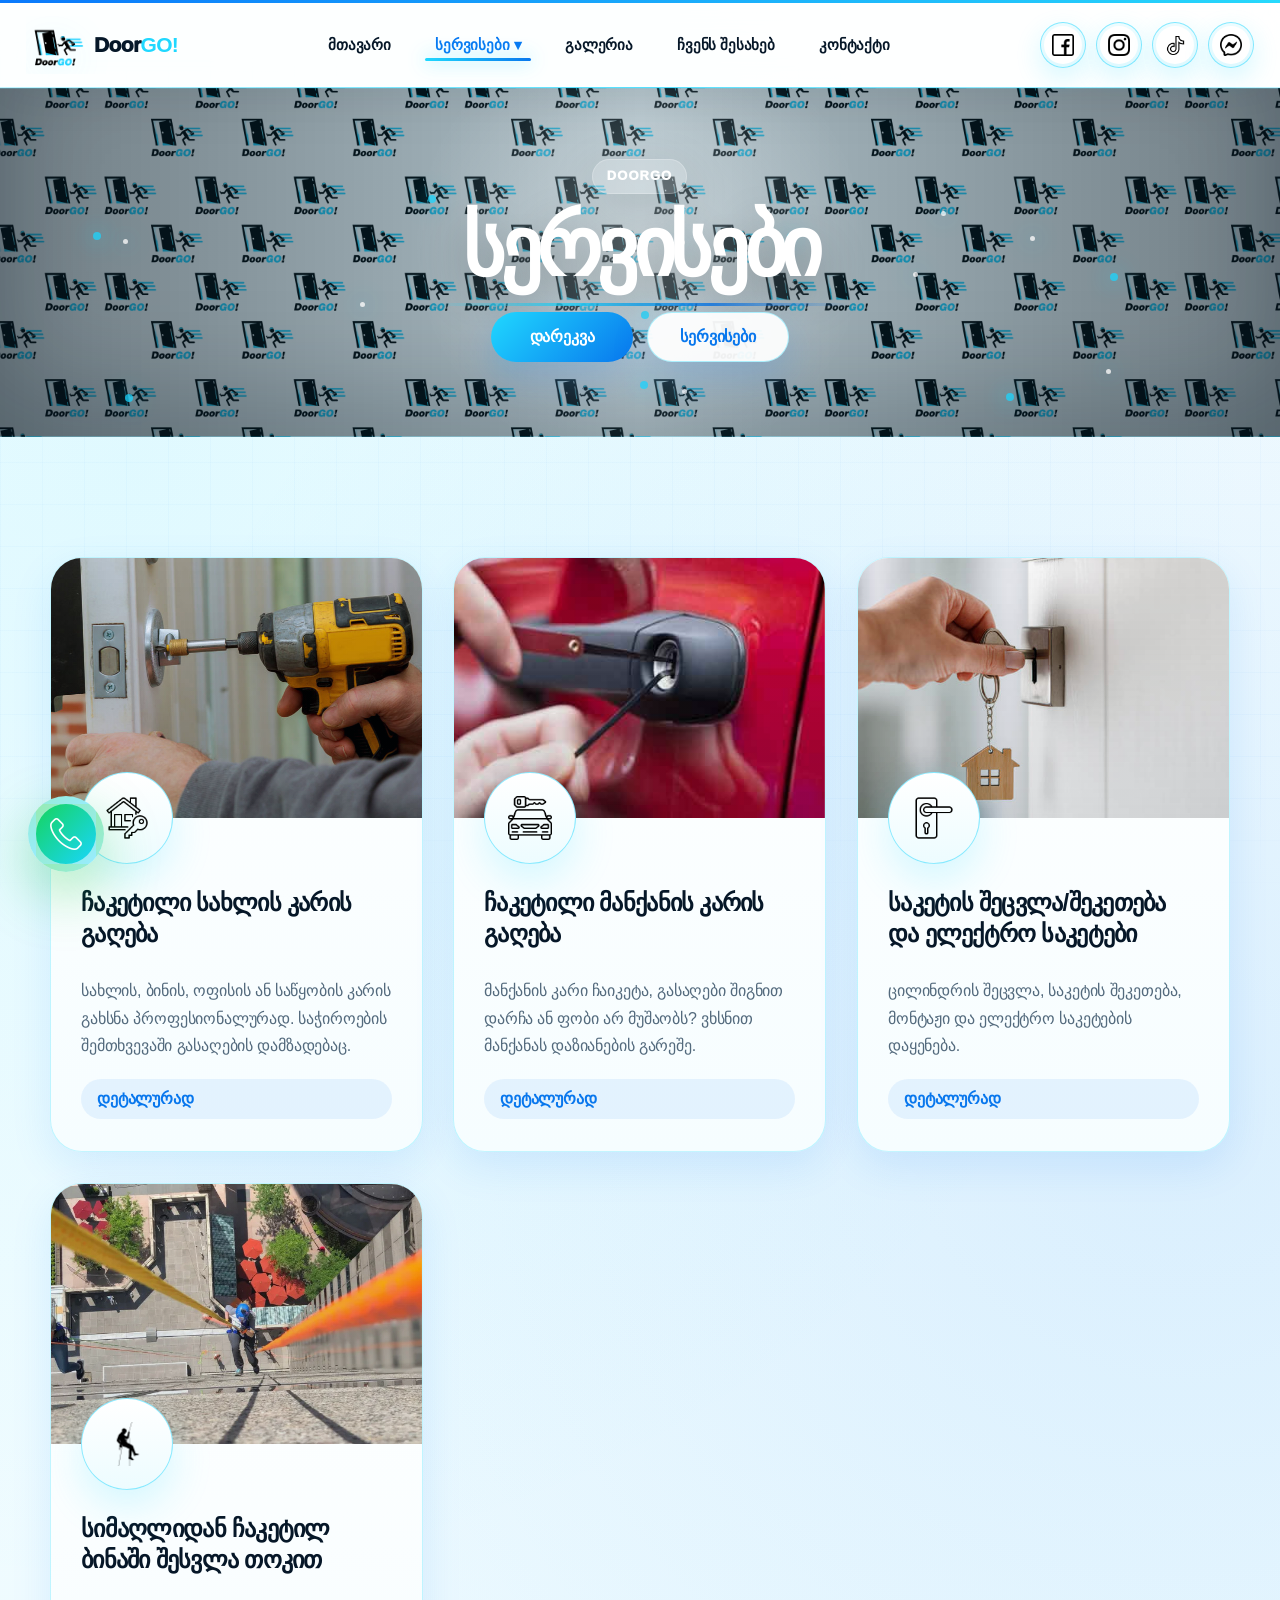
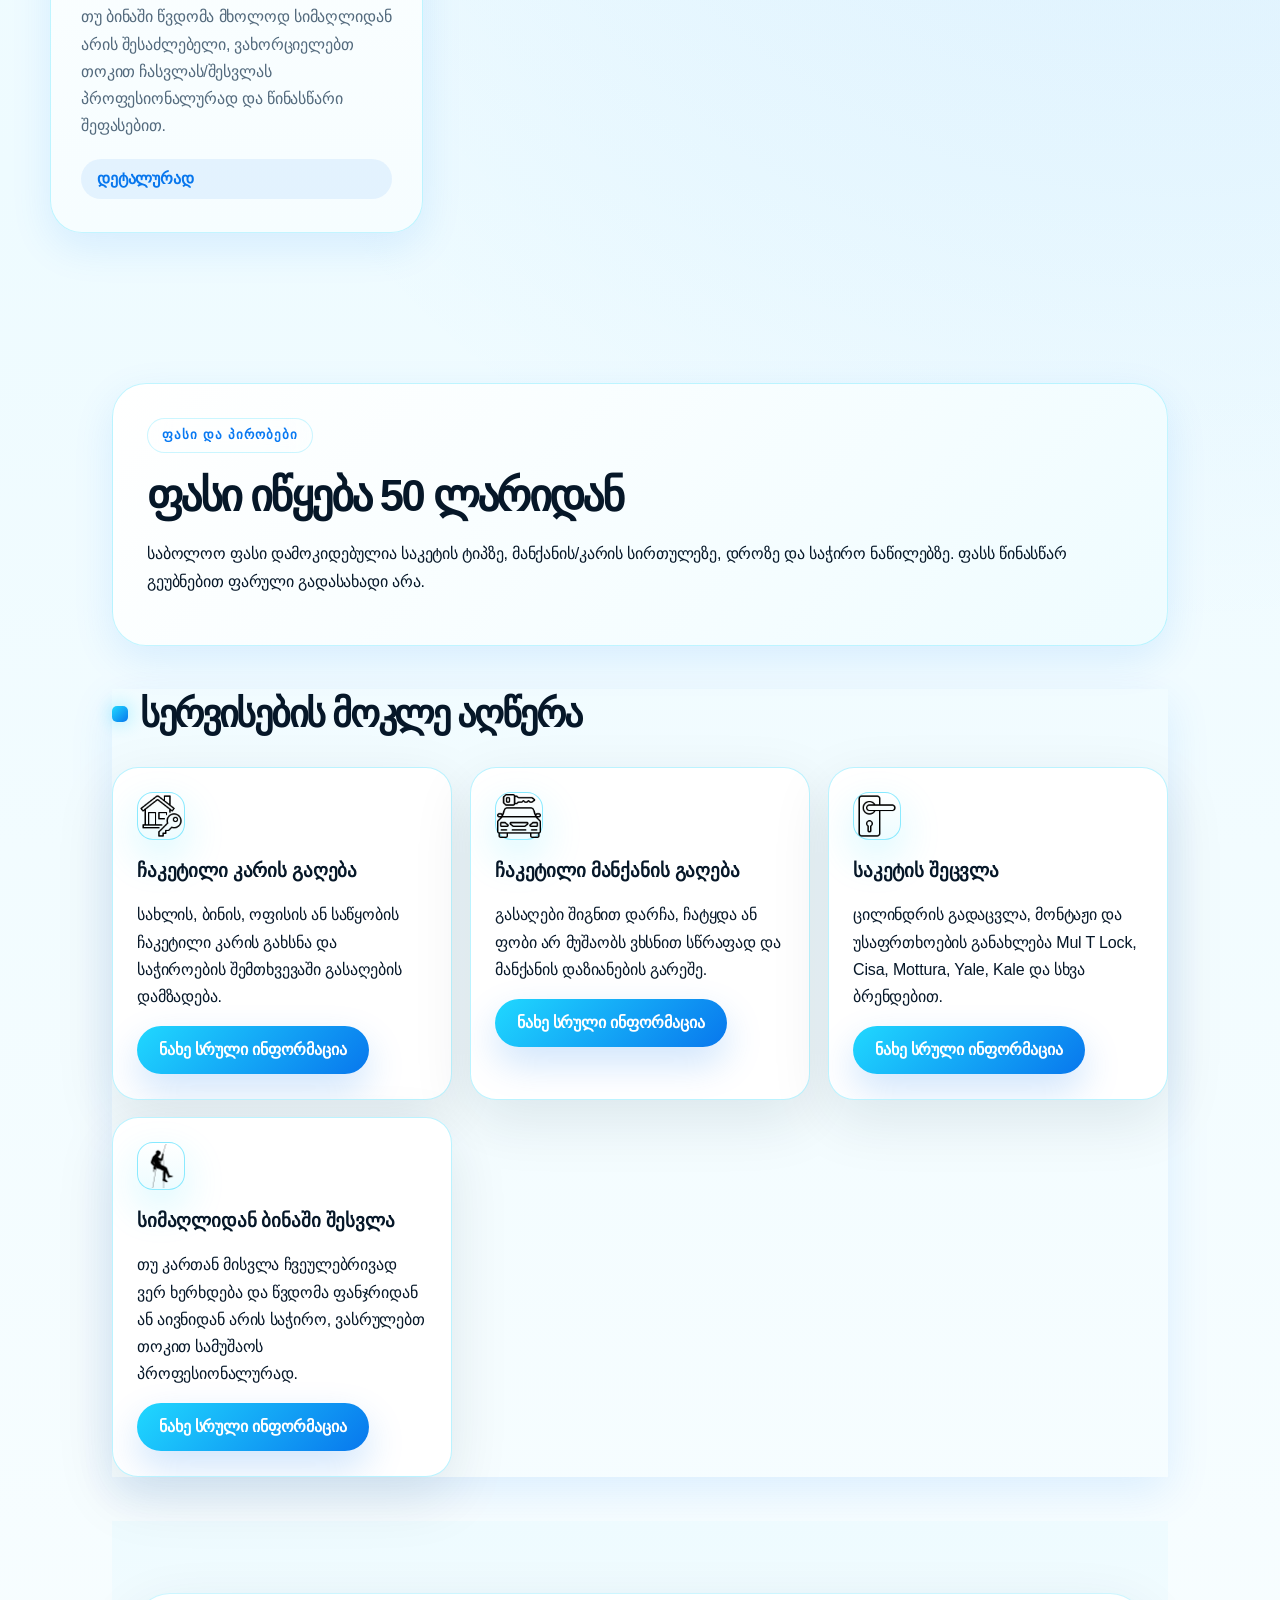
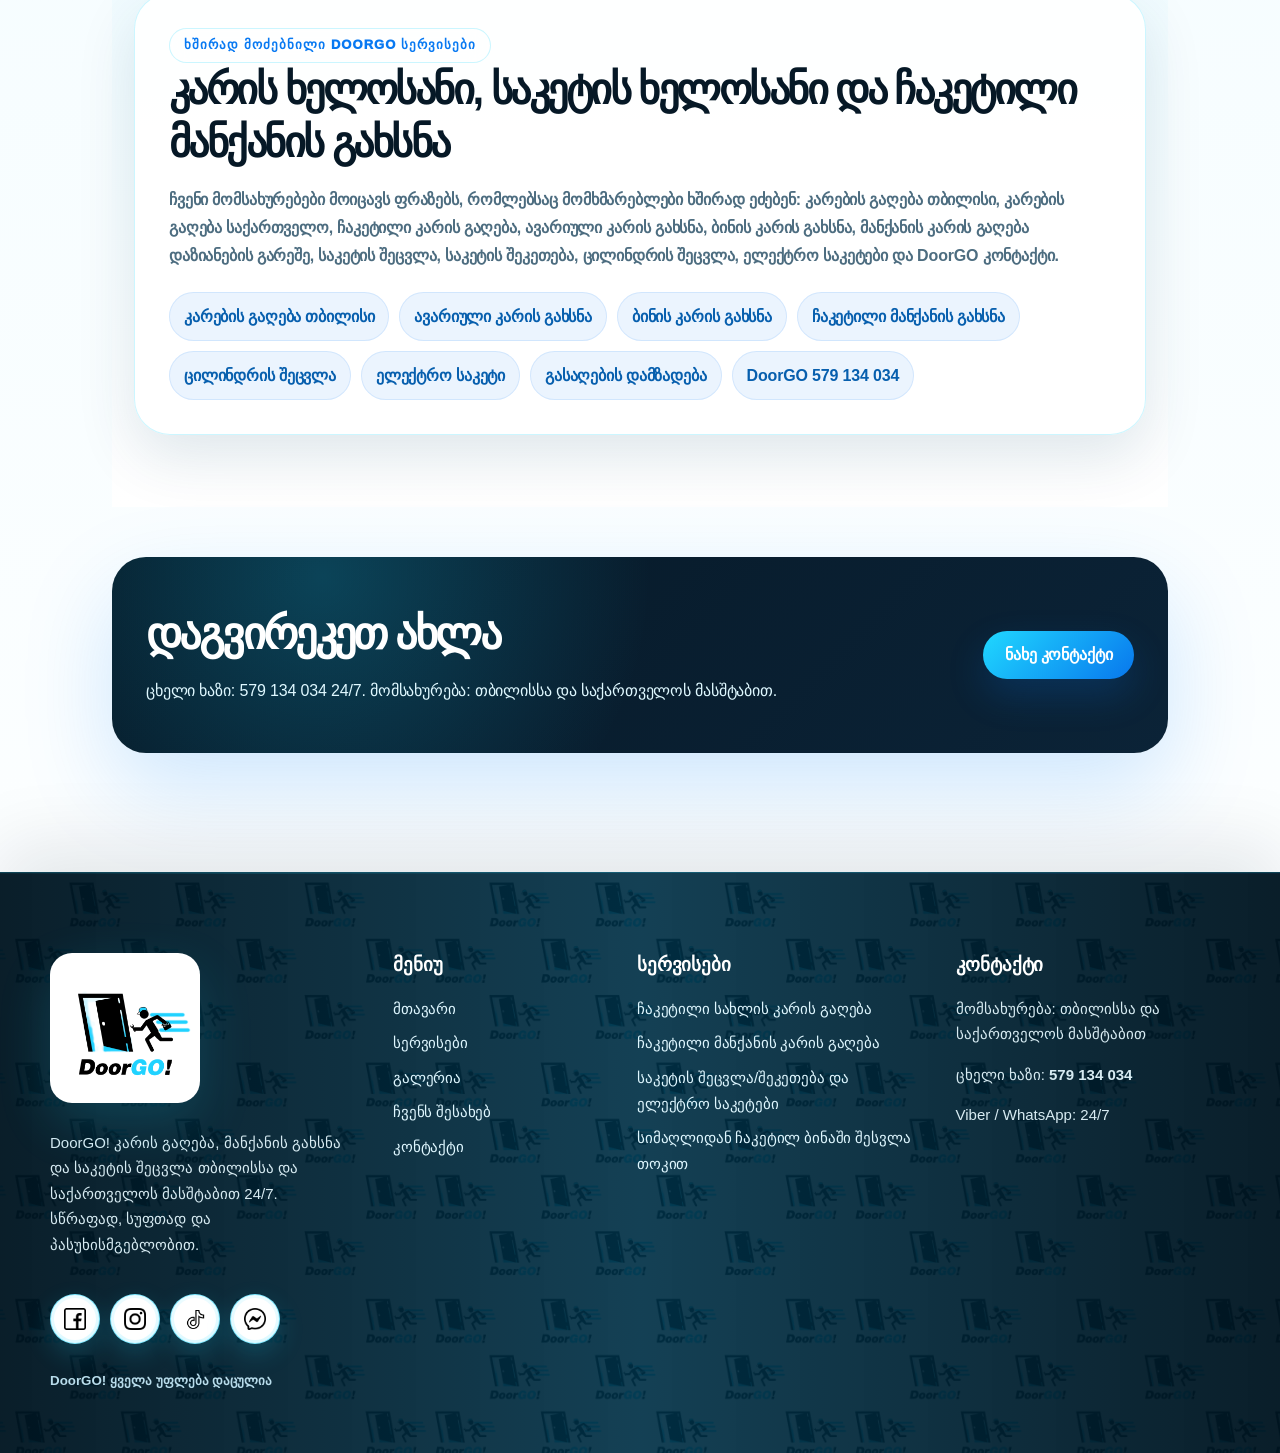
<file: OurServices.html>
<!DOCTYPE html>
 <html lang="ka"><head><meta charset="utf-8"/><meta content="width=device-width, initial-scale=1.0, viewport-fit=cover" name="viewport"/>
<title>DoorGO სერვისები — კარის გაღება, მანქანის გახსნა, საკეტის შეცვლა</title>
<meta name="description" content="DoorGO-ს სერვისები: ჩაკეტილი სახლის კარის გაღება, ჩაკეტილი მანქანის გაღება, საკეტის შეცვლა/შეკეთება, ელექტრო საკეტები და თოკით ბინაში შესვლა. კარების გაღება და საკეტის სერვისი DoorGO."/>
<meta name="keywords" content="კარების გაღება, კარის გაღება, კარების გაღება თბილისი, კარების გაღება საქართველო, ჩაკეტილი კარის გაღება, ჩაკეტილი კარების გაღება, ავარიული კარის გახსნა, ბინის კარის გახსნა, კარის ხელოსანი, საკეტის ხელოსანი, მანქანის კარის გაღება, ჩაკეტილი მანქანის გახსნა, საკეტის შეცვლა, საკეტის შეკეთება, ცილინდრის შეცვლა, ელექტრო საკეტი, გასაღების დამზადება, თოკით ჩასვლა, DoorGO, doorgo.ge"/>
<meta name="robots" content="index, follow, max-image-preview:large"/>
<link rel="canonical" href="https://doorgo.ge/OurServices.html"/>
<meta property="og:locale" content="ka_GE"/>
<meta property="og:type" content="website"/>
<meta property="og:site_name" content="DoorGO"/>
<meta property="og:title" content="DoorGO სერვისები — კარის გაღება, მანქანის გახსნა, საკეტის შეცვლა"/>
<meta property="og:description" content="DoorGO-ს სერვისები: ჩაკეტილი სახლის კარის გაღება, ჩაკეტილი მანქანის გაღება, საკეტის შეცვლა/შეკეთება, ელექტრო საკეტები და თოკით ბინაში შესვლა."/>
<meta property="og:url" content="https://doorgo.ge/OurServices.html"/>
<meta property="og:image" content="https://doorgo.ge/doorgo%20banner.png"/>
<meta name="twitter:card" content="summary_large_image"/>
<meta name="twitter:title" content="DoorGO სერვისები — კარის გაღება, მანქანის გახსნა, საკეტის შეცვლა"/>
<meta name="twitter:description" content="DoorGO-ს სერვისები: ჩაკეტილი სახლის კარის გაღება, ჩაკეტილი მანქანის გაღება, საკეტის შეცვლა/შეკეთება, ელექტრო საკეტები და თოკით ბინაში შესვლა."/>
<meta name="twitter:image" content="https://doorgo.ge/doorgo%20banner.png"/>
<script type="application/ld+json">{"@context":"https://schema.org","@graph":[{"@type":["LocalBusiness","HomeAndConstructionBusiness"],"@id":"https://doorgo.ge/#business","name":"DoorGO","alternateName":"DoorGO!","url":"https://doorgo.ge/","logo":"https://doorgo.ge/doorgo%20logo.png","image":"https://doorgo.ge/doorgo%20banner.png","telephone":"+995579134034","priceRange":"₾₾","areaServed":[{"@type":"City","name":"თბილისი"},{"@type":"Country","name":"საქართველო"}],"openingHoursSpecification":[{"@type":"OpeningHoursSpecification","dayOfWeek":["Monday","Tuesday","Wednesday","Thursday","Friday","Saturday","Sunday"],"opens":"00:00","closes":"23:59"}],"sameAs":["https://www.facebook.com/saba.dumbadze.547","https://www.instagram.com/manuchar863/","https://www.tiktok.com/@saba.dumba"],"description":"DoorGO-ს სერვისები: ჩაკეტილი სახლის კარის გაღება, ჩაკეტილი მანქანის გაღება, საკეტის შეცვლა/შეკეთება, ელექტრო საკეტები და თოკით ბინაში შესვლა."},{"@type":"WebSite","@id":"https://doorgo.ge/#website","url":"https://doorgo.ge/","name":"DoorGO","inLanguage":"ka-GE","publisher":{"@id":"https://doorgo.ge/#business"}},{"@type":"WebPage","@id":"https://doorgo.ge/OurServices.html#webpage","url":"https://doorgo.ge/OurServices.html","name":"DoorGO სერვისები — კარის გაღება, მანქანის გახსნა, საკეტის შეცვლა","description":"DoorGO-ს სერვისები: ჩაკეტილი სახლის კარის გაღება, ჩაკეტილი მანქანის გაღება, საკეტის შეცვლა/შეკეთება, ელექტრო საკეტები და თოკით ბინაში შესვლა.","inLanguage":"ka-GE","isPartOf":{"@id":"https://doorgo.ge/#website"},"about":{"@id":"https://doorgo.ge/#business"}},{"@type":"ItemList","@id":"https://doorgo.ge/OurServices.html#services","name":"DoorGO სერვისები","itemListElement":[{"@type":"ListItem","position":1,"name":"ჩაკეტილი კარის გაღება","url":"https://doorgo.ge/chaketili-saxlis-karis-gageba.html"},{"@type":"ListItem","position":2,"name":"ჩაკეტილი მანქანის კარის გაღება","url":"https://doorgo.ge/off-track-door-fix.html"},{"@type":"ListItem","position":3,"name":"საკეტის შეცვლა/შეკეთება","url":"https://doorgo.ge/saketis-shecvla-sheketeba.html"},{"@type":"ListItem","position":4,"name":"სიმაღლიდან ჩაკეტილ ბინაში შესვლა თოკით","url":"https://doorgo.ge/tokit-binashi-shesvla.html"}]}]}</script><link href="doorgo logo circle.png" rel="icon"/><link href="style.css" rel="stylesheet"/></head><body class="dg-v13 dg-v17 dg-v18 dg-v20 dg-v21 dg-v22 dg-v23 dg-v24 dg-v25 dg-v26 dg-v27 dg-v28 dg-v29 dg-v30 dg-v31 dg-v32 dg-v33 dg-v34 dg-v35 dg-v36 dg-v37 dg-v38 dg-v39 dg-v40 dg-v41 dg-v42 dg-v43 dg-v44 dg-v45 dg-v46 dg-v47 dg-v48 dg-v49 dg-v50 dg-v51 dg-v54 dg-v55 dg-v56 dg-v57 dg-v58 dg-v59 dg-v60 dg-v61 dg-v62 dg-v68 dg-v70 dg-v75"><div class="top-line"></div><header class="site-header"><div class="header-inner">
<a class="brand" href="MainHome.html"><img alt="DoorGO logo" src="doorgo logo.png"/><span>Door<b>GO!</b></span></a>
<button aria-label="მენიუს გახსნა" class="menu-toggle"><span class="bar bar-1"></span><span class="bar bar-2"></span><span class="bar bar-3"></span></button>
<nav class="nav">
<a href="MainHome.html">მთავარი</a>
<div class="dropdown"><a class="dropdown-trigger" href="OurServices.html">სერვისები ▾</a><div class="dropdown-menu">
<a href="OurServices.html">ყველა სერვისი</a><a href="chaketili-saxlis-karis-gageba.html">ჩაკეტილი სახლის კარის გაღება</a><a href="off-track-door-fix.html">ჩაკეტილი მანქანის კარის გაღება</a><a href="saketis-shecvla-sheketeba.html">საკეტის შეცვლა/შეკეთება და ელექტრო საკეტები</a><a href="tokit-binashi-shesvla.html">სიმაღლიდან ჩაკეტილ ბინაში შესვლა თოკით</a>
</div></div>
<a href="Gallery.html">გალერია</a><a href="AboutUs.html">ჩვენს შესახებ</a><a href="Contact.html">კონტაქტი</a>
</nav><div class="socials"><a aria-label="Facebook" href="https://www.facebook.com/saba.dumbadze.547"><img alt="Facebook" src="facebook.png"/></a><a aria-label="Instagram" href="https://www.instagram.com/manuchar863/"><img alt="Instagram" src="instagram.png"/></a><a aria-label="TikTok" href="https://www.tiktok.com/@saba.dumba?is_from_webapp=1&amp;sender_device=pc" rel="noopener" target="_blank"><img alt="TikTok" src="tik-tok.png"/></a><a aria-label="Messenger" href="https://m.me/saba.dumbadze.547"><img alt="Messenger" src="messenger.png"/></a></div>
</div></header>
<main><section class="dg-clean-banner reveal"><div class="dg-clean-banner-inner"><span class="eyebrow">DoorGO</span><h1>სერვისები</h1><div class="dg-banner-actions"><a class="btn" href="tel:+995579134034">დარეკვა</a><a class="btn white" href="OurServices.html">სერვისები</a></div></div></section><section class="section"><div class="container"><div class="service-grid"><article class="service-card"><a href="chaketili-saxlis-karis-gageba.html"><div class="card-img"><img alt="ჩაკეტილი სახლის კარის გაღება" src="house lock.jpg"/></div><div class="icon-badge"><img alt="" src="house-key.png"/></div><div class="card-body"><h3>ჩაკეტილი სახლის კარის გაღება</h3><p>სახლის, ბინის, ოფისის ან საწყობის კარის გახსნა პროფესიონალურად. საჭიროების შემთხვევაში გასაღების დამზადებაც.</p><span class="card-link">დეტალურად</span></div></a></article><article class="service-card"><a href="off-track-door-fix.html"><div class="card-img"><img alt="ჩაკეტილი მანქანის კარის გაღება" src="car lock.jpg"/></div><div class="icon-badge"><img alt="" src="car-open.png"/></div><div class="card-body"><h3>ჩაკეტილი მანქანის კარის გაღება</h3><p>მანქანის კარი ჩაიკეტა, გასაღები შიგნით დარჩა ან ფობი არ მუშაობს? ვხსნით მანქანას დაზიანების გარეშე.</p><span class="card-link">დეტალურად</span></div></a></article><article class="service-card"><a href="saketis-shecvla-sheketeba.html"><div class="card-img"><img alt="საკეტის შეცვლა/შეკეთება" src="change lock.jpg"/></div><div class="icon-badge"><img alt="" src="door-handle.png"/></div><div class="card-body"><h3>საკეტის შეცვლა/შეკეთება და ელექტრო საკეტები</h3><p>ცილინდრის შეცვლა, საკეტის შეკეთება, მონტაჟი და ელექტრო საკეტების დაყენება.</p><span class="card-link">დეტალურად</span></div></a></article><article class="service-card"><a href="tokit-binashi-shesvla.html"><div class="card-img"><img alt="სიმაღლიდან ჩაკეტილ ბინაში შესვლა თოკით" src="rope-entry.jpg"/></div><div class="icon-badge"><img alt="" src="rope-access-black.png"/></div><div class="card-body"><h3>სიმაღლიდან ჩაკეტილ ბინაში შესვლა თოკით</h3><p>თუ ბინაში წვდომა მხოლოდ სიმაღლიდან არის შესაძლებელი, ვახორციელებთ თოკით ჩასვლას/შესვლას პროფესიონალურად და წინასწარი შეფასებით.</p><span class="card-link">დეტალურად</span></div></a></article></div></div></section><section class="content"><div class="lead-card"><span class="eyebrow">ფასი და პირობები</span><h2>ფასი იწყება 50 ლარიდან</h2><p>საბოლოო ფასი დამოკიდებულია საკეტის ტიპზე, მანქანის/კარის სირთულეზე, დროზე და საჭირო ნაწილებზე. ფასს წინასწარ გეუბნებით ფარული გადასახადი არა.</p></div><div class="text-section"><h2>სერვისების მოკლე აღწერა</h2><div class="feature-grid"><div class="feature"><div class="mini-icon"><img src="house-key.png"/></div><h3>ჩაკეტილი კარის გაღება</h3><p>სახლის, ბინის, ოფისის ან საწყობის ჩაკეტილი კარის გახსნა და საჭიროების შემთხვევაში გასაღების დამზადება.</p><a class="btn" href="chaketili-saxlis-karis-gageba.html">ნახე სრული ინფორმაცია</a></div><div class="feature"><div class="mini-icon"><img src="car-open.png"/></div><h3>ჩაკეტილი მანქანის გაღება</h3><p>გასაღები შიგნით დარჩა, ჩატყდა ან ფობი არ მუშაობს ვხსნით სწრაფად და მანქანის დაზიანების გარეშე.</p><a class="btn" href="off-track-door-fix.html">ნახე სრული ინფორმაცია</a></div><div class="feature"><div class="mini-icon"><img src="door-handle.png"/></div><h3>საკეტის შეცვლა</h3><p>ცილინდრის გადაცვლა, მონტაჟი და უსაფრთხოების განახლება Mul T Lock, Cisa, Mottura, Yale, Kale და სხვა ბრენდებით.</p><a class="btn" href="saketis-shecvla-sheketeba.html">ნახე სრული ინფორმაცია</a></div><div class="feature"><div class="mini-icon"><img src="rope-access-black.png"/></div><h3>სიმაღლიდან ბინაში შესვლა</h3><p>თუ კართან მისვლა ჩვეულებრივად ვერ ხერხდება და წვდომა ფანჯრიდან ან აივნიდან არის საჭირო, ვასრულებთ თოკით სამუშაოს პროფესიონალურად.</p><a class="btn" href="tokit-binashi-shesvla.html">ნახე სრული ინფორმაცია</a></div></div></div>
<section class="keyword-seo-section reveal">
  <div class="keyword-seo-card">
    <span class="eyebrow">ხშირად მოძებნილი DoorGO სერვისები</span>
    <h2>კარის ხელოსანი, საკეტის ხელოსანი და ჩაკეტილი მანქანის გახსნა</h2>
    <p>ჩვენი მომსახურებები მოიცავს ფრაზებს, რომლებსაც მომხმარებლები ხშირად ეძებენ: კარების გაღება თბილისი, კარების გაღება საქართველო, ჩაკეტილი კარის გაღება, ავარიული კარის გახსნა, ბინის კარის გახსნა, მანქანის კარის გაღება დაზიანების გარეშე, საკეტის შეცვლა, საკეტის შეკეთება, ცილინდრის შეცვლა, ელექტრო საკეტები და DoorGO კონტაქტი.</p>
    <div class="keyword-chip-list">
      <span>კარების გაღება თბილისი</span>
      <span>ავარიული კარის გახსნა</span>
      <span>ბინის კარის გახსნა</span>
      <span>ჩაკეტილი მანქანის გახსნა</span>
      <span>ცილინდრის შეცვლა</span>
      <span>ელექტრო საკეტი</span>
      <span>გასაღების დამზადება</span>
      <span>DoorGO 579 134 034</span>
    </div>
  </div>
</section>

<div class="cta-band"><div><h2>დაგვირეკეთ ახლა</h2><p>ცხელი ხაზი: 579 134 034 24/7. მომსახურება: თბილისსა და საქართველოს მასშტაბით.</p></div><a class="btn" href="Contact.html">ნახე კონტაქტი</a></div></section></main><a aria-label="დარეკვა" class="phone-float" href="tel:+995579134034"><img alt="phone" src="telephone.png"/></a>
<footer class="footer"><div class="footer-inner">
<div><img alt="DoorGO" class="footer-logo" src="doorgo logo.png"/><p>DoorGO! კარის გაღება, მანქანის გახსნა და საკეტის შეცვლა თბილისსა და საქართველოს მასშტაბით 24/7. სწრაფად, სუფთად და პასუხისმგებლობით.</p><div class="footer-socials"><a href="https://www.facebook.com/saba.dumbadze.547"><img alt="facebook" src="facebook.png"/></a><a href="https://www.instagram.com/manuchar863/"><img alt="instagram" src="instagram.png"/></a><a href="https://www.tiktok.com/@saba.dumba?is_from_webapp=1&amp;sender_device=pc" rel="noopener" target="_blank"><img alt="tiktok" src="tik-tok.png"/></a><a href="https://m.me/saba.dumbadze.547"><img alt="messenger" src="messenger.png"/></a></div><small>DoorGO! ყველა უფლება დაცულია</small></div>
<div><h3>მენიუ</h3><a href="MainHome.html">მთავარი</a><a href="OurServices.html">სერვისები</a><a href="Gallery.html">გალერია</a><a href="AboutUs.html">ჩვენს შესახებ</a><a href="Contact.html">კონტაქტი</a></div>
<div><h3>სერვისები</h3><a href="chaketili-saxlis-karis-gageba.html">ჩაკეტილი სახლის კარის გაღება</a><a href="off-track-door-fix.html">ჩაკეტილი მანქანის კარის გაღება</a><a href="saketis-shecvla-sheketeba.html">საკეტის შეცვლა/შეკეთება და ელექტრო საკეტები</a><a href="tokit-binashi-shesvla.html">სიმაღლიდან ჩაკეტილ ბინაში შესვლა თოკით</a></div>
<div><h3>კონტაქტი</h3><p>მომსახურება: თბილისსა და საქართველოს მასშტაბით</p><p>ცხელი ხაზი: <b>579 134 034</b></p><p>Viber / WhatsApp: 24/7</p></div>
</div></footer>
<nav aria-label="Mobile app navigation" class="mobile-app-tabbar">
<a data-tab="home" href="MainHome.html"><span class="tab-ico"><img alt="" src="doorgo logo circle.png"/></span><b>მთავარი</b></a>
<a class="active-tab" data-tab="services" href="OurServices.html"><span class="tab-ico"><img alt="" src="house-key.png"/></span><b>სერვისები</b></a>
<a class="tab-call" data-tab="call" href="tel:+995579134034"><span class="tab-ico"><img alt="" src="telephone.png"/></span><b>დარეკვა</b></a>
<a data-tab="gallery" href="Gallery.html"><span class="tab-ico"><img alt="" src="door-handle.png"/></span><b>გალერია</b></a>
<a data-tab="contact" href="Contact.html"><span class="tab-ico"><img alt="" src="mail.png"/></span><b>კონტაქტი</b></a>
</nav>
<script src="script.js"></script></body></html>
</file>
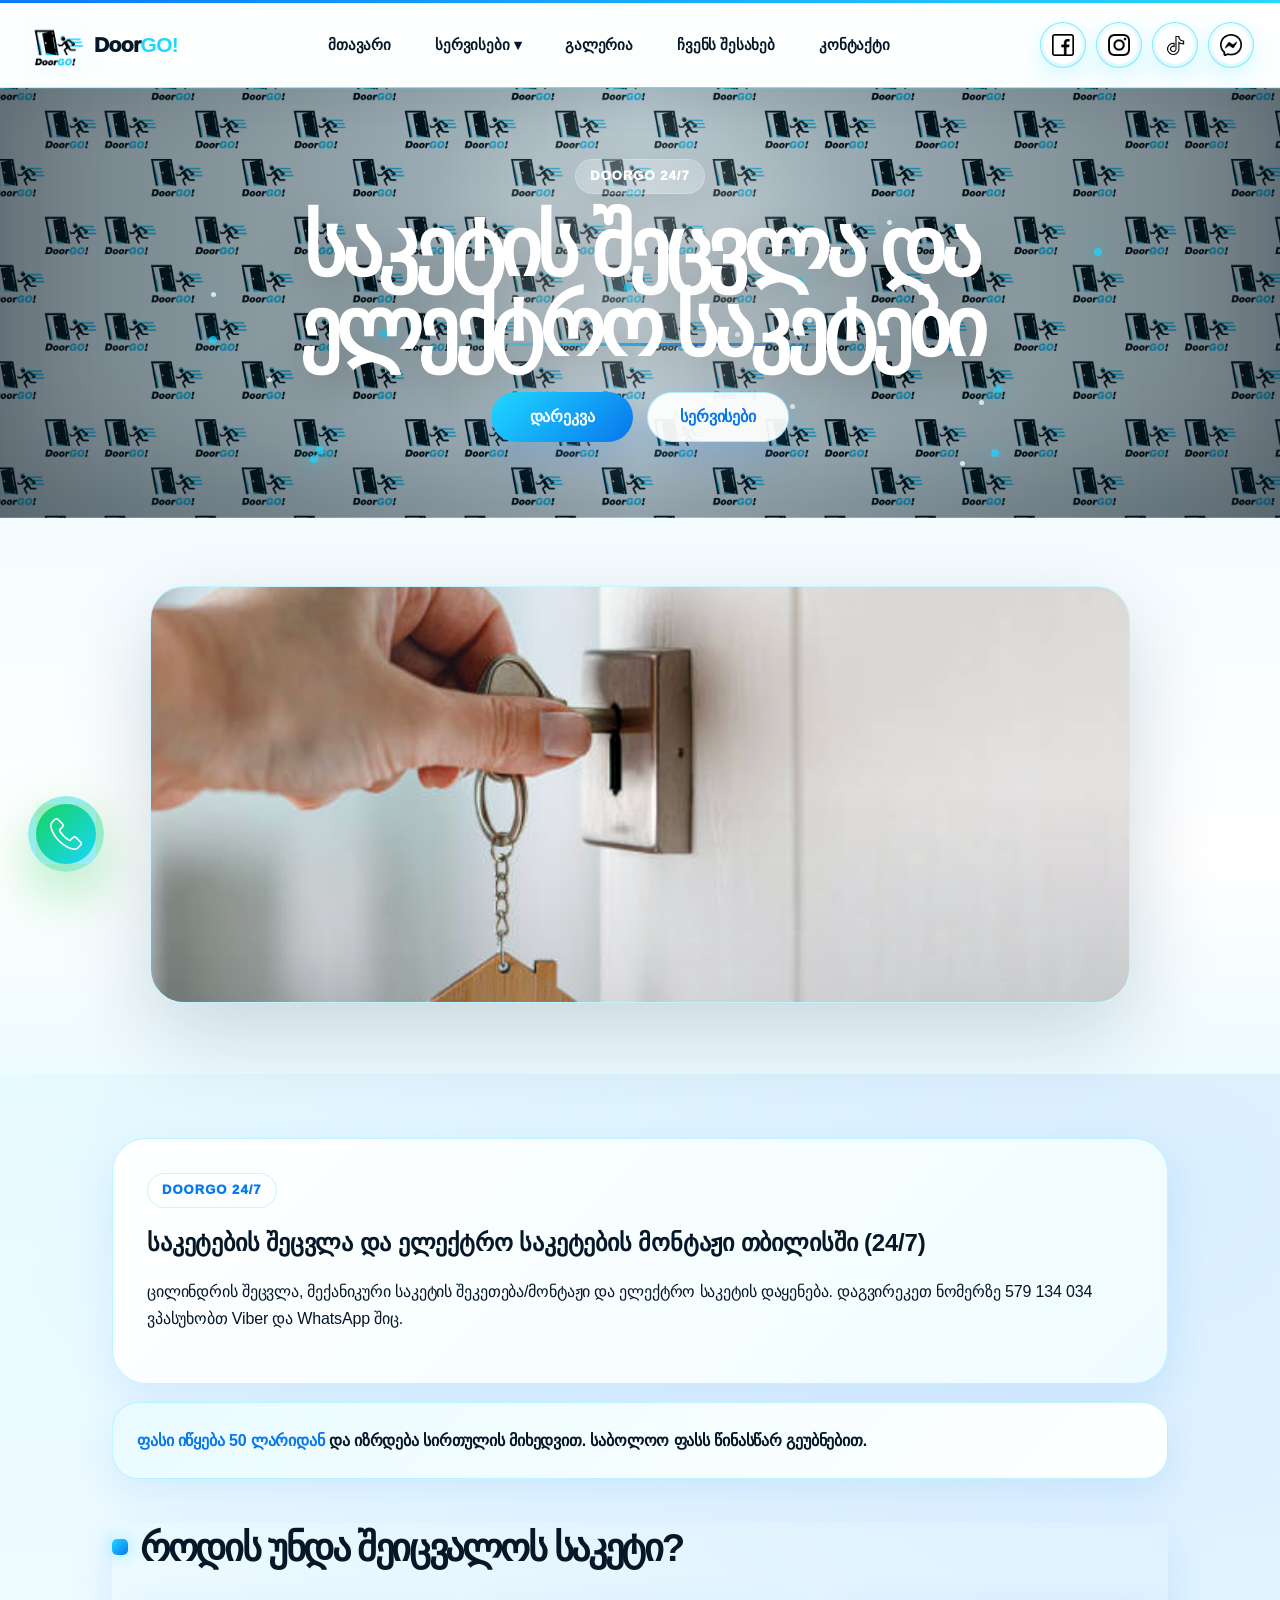
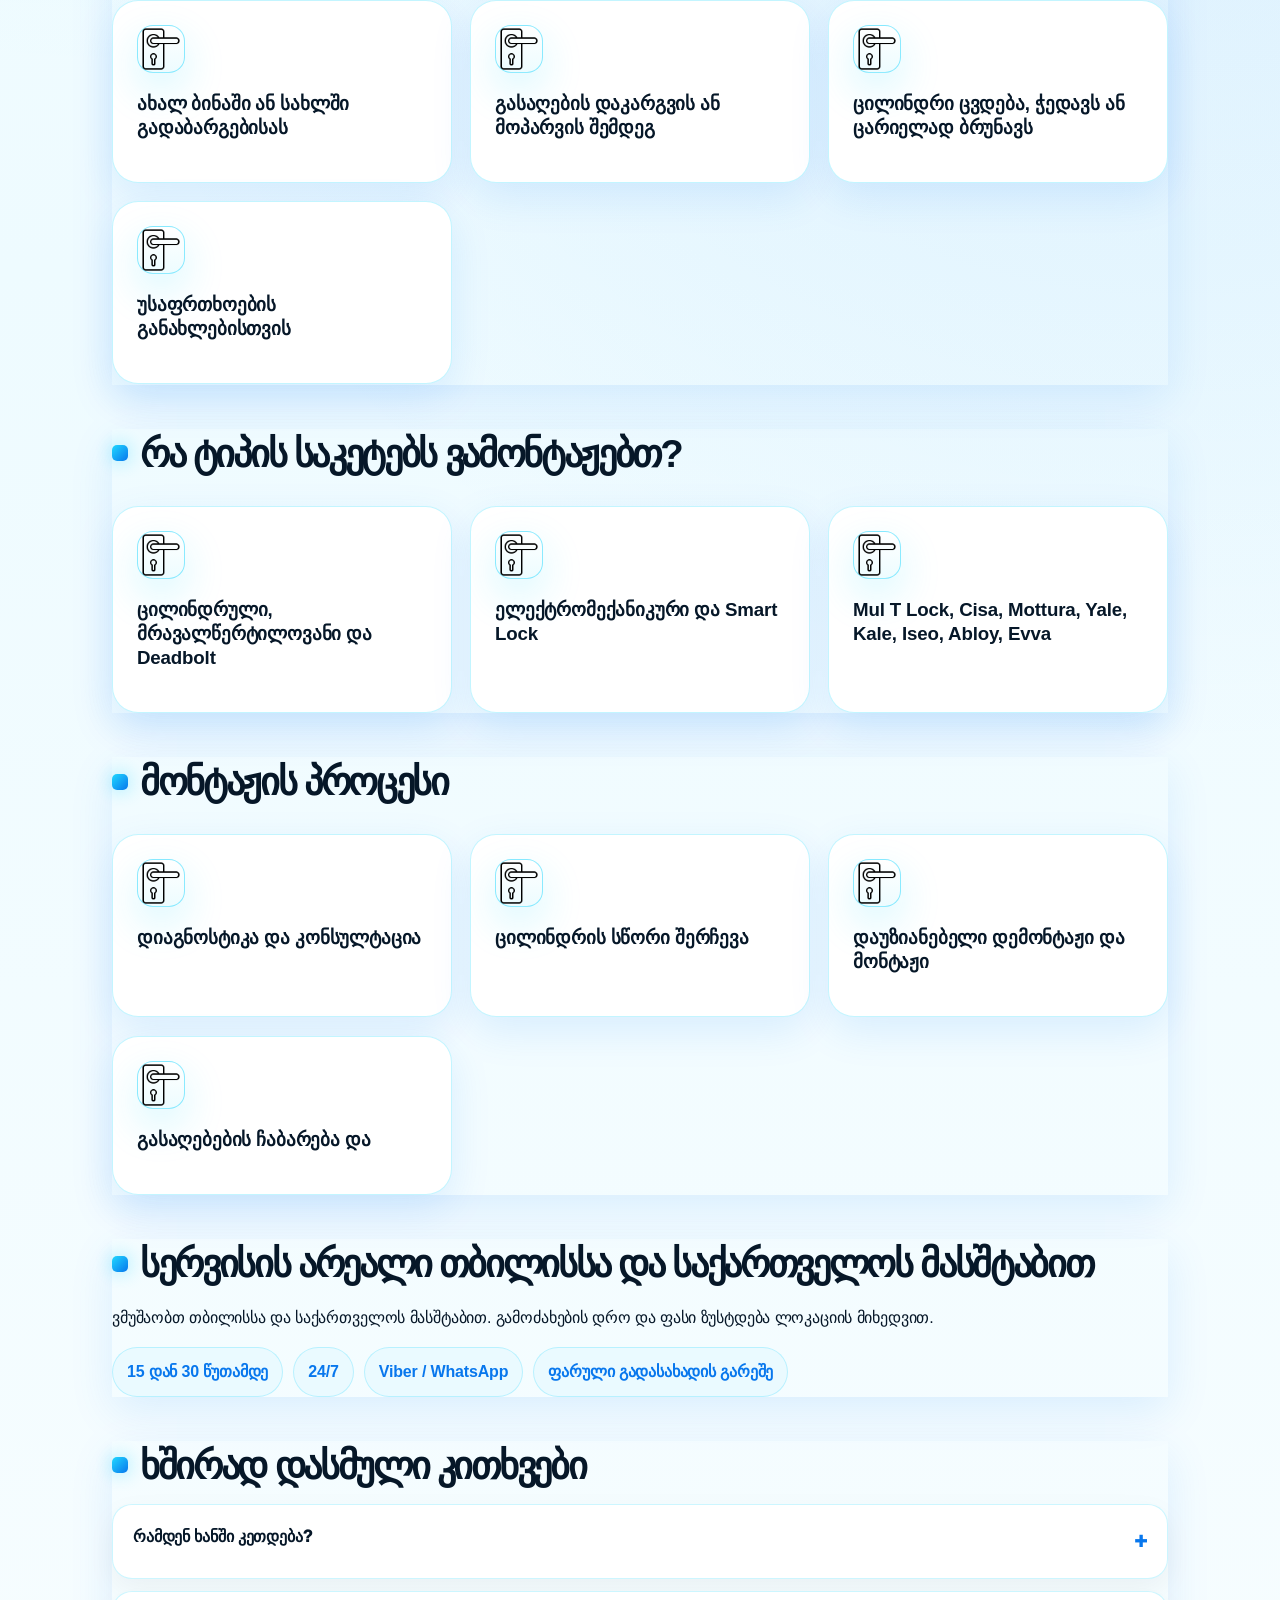
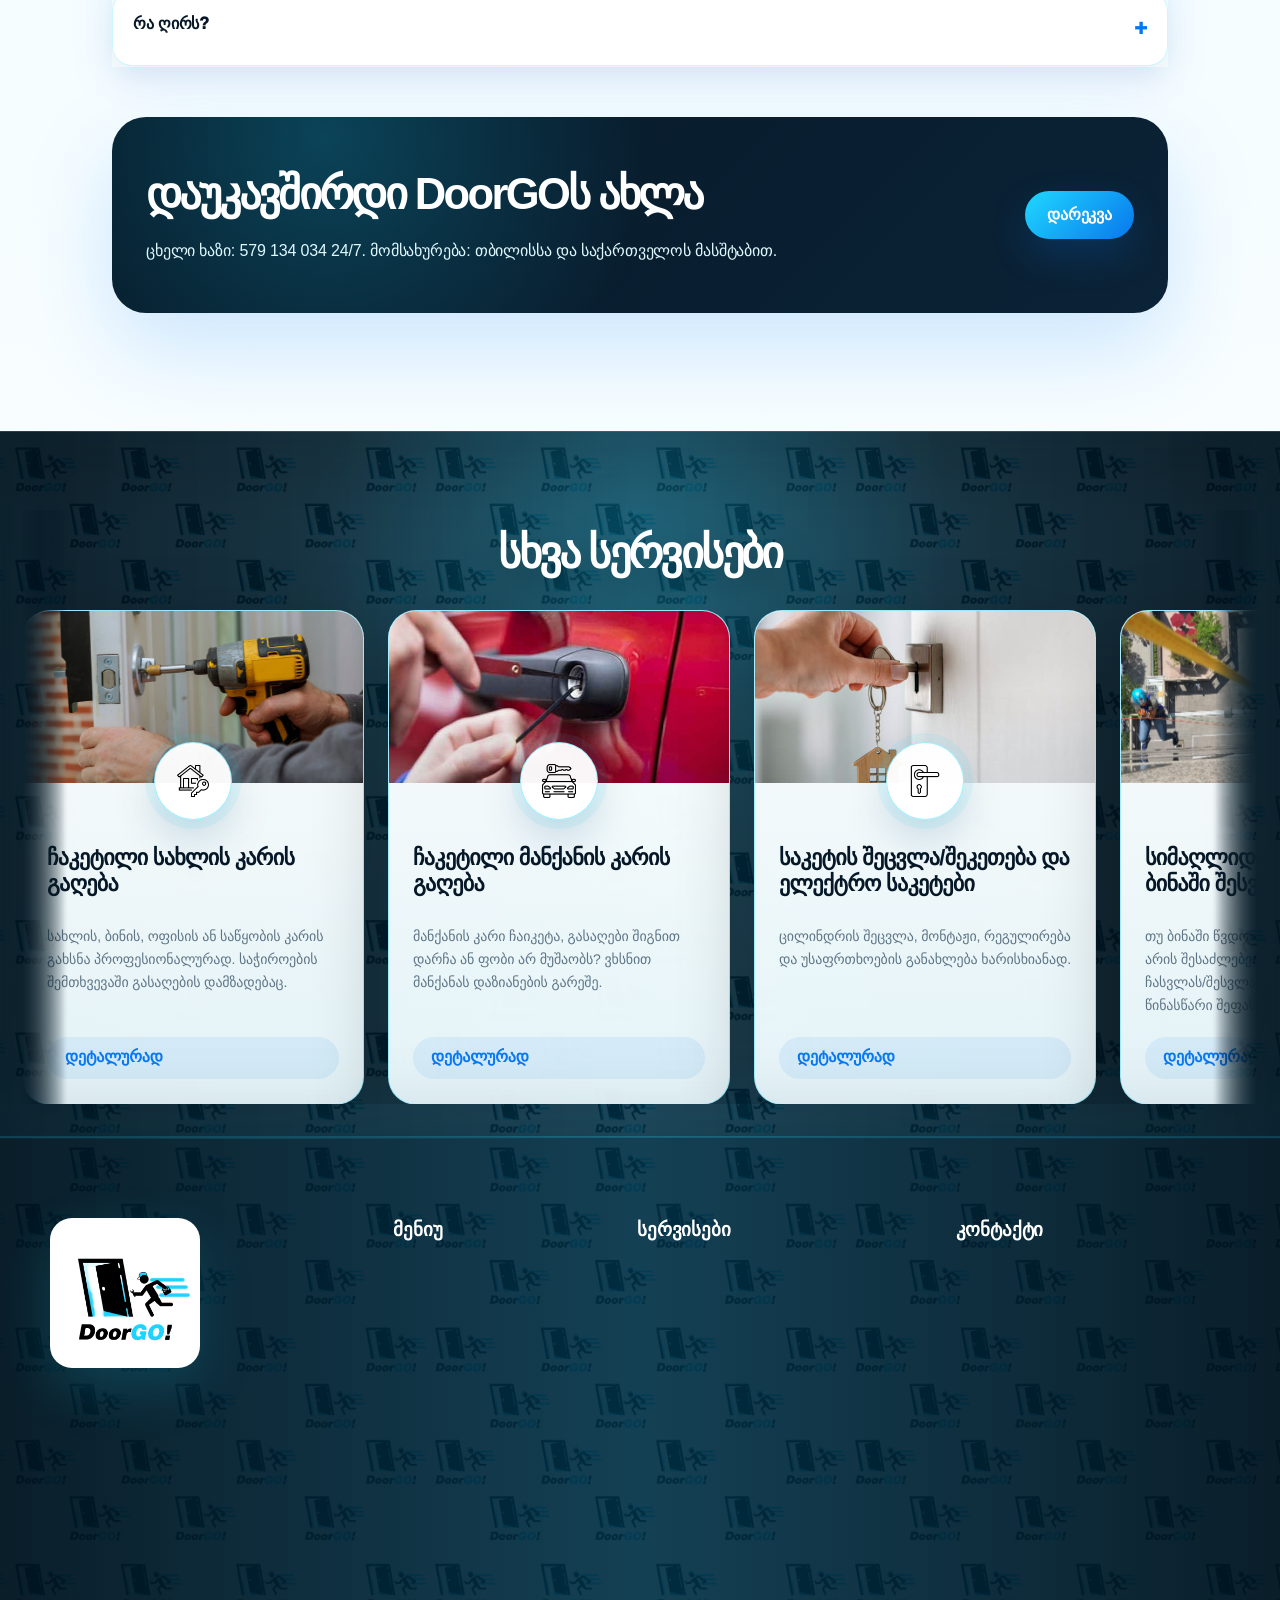
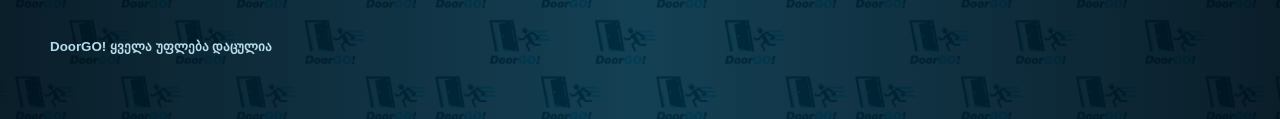
<file: saketis-shecvla-sheketeba.html>
<!DOCTYPE html>
 <html lang="ka"><head><meta charset="utf-8"/><meta content="width=device-width, initial-scale=1.0, viewport-fit=cover" name="viewport"/>
<title>საკეტის შეცვლა და შეკეთება — ელექტრო საკეტები DoorGO</title>
<meta name="description" content="საკეტის შეცვლა, შეკეთება, ცილინდრის შეცვლა, ელექტრო საკეტების მონტაჟი და უსაფრთხოების განახლება DoorGO-სგან. კარების გაღება და საკეტის სერვისი DoorGO."/>
<meta name="keywords" content="კარების გაღება, კარის გაღება, კარების გაღება თბილისი, კარების გაღება საქართველო, ჩაკეტილი კარის გაღება, ჩაკეტილი კარების გაღება, ავარიული კარის გახსნა, ბინის კარის გახსნა, კარის ხელოსანი, საკეტის ხელოსანი, მანქანის კარის გაღება, ჩაკეტილი მანქანის გახსნა, საკეტის შეცვლა, საკეტის შეკეთება, ცილინდრის შეცვლა, ელექტრო საკეტი, გასაღების დამზადება, თოკით ჩასვლა, DoorGO, doorgo.ge"/>
<meta name="robots" content="index, follow, max-image-preview:large"/>
<link rel="canonical" href="https://doorgo.ge/saketis-shecvla-sheketeba.html"/>
<meta property="og:locale" content="ka_GE"/>
<meta property="og:type" content="website"/>
<meta property="og:site_name" content="DoorGO"/>
<meta property="og:title" content="საკეტის შეცვლა და შეკეთება — ელექტრო საკეტები DoorGO"/>
<meta property="og:description" content="საკეტის შეცვლა, შეკეთება, ცილინდრის შეცვლა, ელექტრო საკეტების მონტაჟი და უსაფრთხოების განახლება DoorGO-სგან."/>
<meta property="og:url" content="https://doorgo.ge/saketis-shecvla-sheketeba.html"/>
<meta property="og:image" content="https://doorgo.ge/doorgo%20banner.png"/>
<meta name="twitter:card" content="summary_large_image"/>
<meta name="twitter:title" content="საკეტის შეცვლა და შეკეთება — ელექტრო საკეტები DoorGO"/>
<meta name="twitter:description" content="საკეტის შეცვლა, შეკეთება, ცილინდრის შეცვლა, ელექტრო საკეტების მონტაჟი და უსაფრთხოების განახლება DoorGO-სგან."/>
<meta name="twitter:image" content="https://doorgo.ge/doorgo%20banner.png"/>
<script type="application/ld+json">{"@context":"https://schema.org","@graph":[{"@type":["LocalBusiness","HomeAndConstructionBusiness"],"@id":"https://doorgo.ge/#business","name":"DoorGO","alternateName":"DoorGO!","url":"https://doorgo.ge/","logo":"https://doorgo.ge/doorgo%20logo.png","image":"https://doorgo.ge/doorgo%20banner.png","telephone":"+995579134034","priceRange":"₾₾","areaServed":[{"@type":"City","name":"თბილისი"},{"@type":"Country","name":"საქართველო"}],"openingHoursSpecification":[{"@type":"OpeningHoursSpecification","dayOfWeek":["Monday","Tuesday","Wednesday","Thursday","Friday","Saturday","Sunday"],"opens":"00:00","closes":"23:59"}],"sameAs":["https://www.facebook.com/saba.dumbadze.547","https://www.instagram.com/manuchar863/","https://www.tiktok.com/@saba.dumba"],"description":"საკეტის შეცვლა, შეკეთება, ცილინდრის შეცვლა, ელექტრო საკეტების მონტაჟი და უსაფრთხოების განახლება DoorGO-სგან."},{"@type":"WebSite","@id":"https://doorgo.ge/#website","url":"https://doorgo.ge/","name":"DoorGO","inLanguage":"ka-GE","publisher":{"@id":"https://doorgo.ge/#business"}},{"@type":"WebPage","@id":"https://doorgo.ge/saketis-shecvla-sheketeba.html#webpage","url":"https://doorgo.ge/saketis-shecvla-sheketeba.html","name":"საკეტის შეცვლა და შეკეთება — ელექტრო საკეტები DoorGO","description":"საკეტის შეცვლა, შეკეთება, ცილინდრის შეცვლა, ელექტრო საკეტების მონტაჟი და უსაფრთხოების განახლება DoorGO-სგან.","inLanguage":"ka-GE","isPartOf":{"@id":"https://doorgo.ge/#website"},"about":{"@id":"https://doorgo.ge/#business"}}]}</script><link href="doorgo logo circle.png" rel="icon"/><link href="style.css" rel="stylesheet"/></head><body class="dg-v13 dg-v17 dg-v18 dg-v20 dg-v21 dg-v22 dg-v23 dg-v24 dg-v25 dg-v26 dg-v27 dg-v28 dg-v29 dg-v30 dg-v31 dg-v32 dg-v33 dg-v34 dg-v35 dg-v36 dg-v37 dg-v38 dg-v39 dg-v40 dg-v41 dg-v42 dg-v43 dg-v44 dg-v45 dg-v46 dg-v47 dg-v48 dg-v49 dg-v50 dg-v51 dg-v54 dg-v55 dg-v56 dg-v57 dg-v58 dg-v59 dg-v60 dg-v61 dg-v62 dg-v68 dg-v70 dg-v75"><div class="top-line"></div><header class="site-header"><div class="header-inner">
<a class="brand" href="MainHome.html"><img alt="DoorGO logo" src="doorgo logo.png"/><span>Door<b>GO!</b></span></a>
<button aria-label="მენიუს გახსნა" class="menu-toggle"><span class="bar bar-1"></span><span class="bar bar-2"></span><span class="bar bar-3"></span></button>
<nav class="nav">
<a href="MainHome.html">მთავარი</a>
<div class="dropdown"><a class="dropdown-trigger" href="OurServices.html">სერვისები ▾</a><div class="dropdown-menu">
<a href="OurServices.html">ყველა სერვისი</a><a href="chaketili-saxlis-karis-gageba.html">ჩაკეტილი სახლის კარის გაღება</a><a href="off-track-door-fix.html">ჩაკეტილი მანქანის კარის გაღება</a><a href="saketis-shecvla-sheketeba.html">საკეტის შეცვლა/შეკეთება და ელექტრო საკეტები და ელექტრო საკეტები</a><a href="tokit-binashi-shesvla.html">სიმაღლიდან ჩაკეტილ ბინაში შესვლა თოკით</a>
</div></div>
<a href="Gallery.html">გალერია</a><a href="AboutUs.html">ჩვენს შესახებ</a><a href="Contact.html">კონტაქტი</a>
</nav><div class="socials"><a aria-label="Facebook" href="https://www.facebook.com/saba.dumbadze.547"><img alt="Facebook" src="facebook.png"/></a><a aria-label="Instagram" href="https://www.instagram.com/manuchar863/"><img alt="Instagram" src="instagram.png"/></a><a aria-label="TikTok" href="https://www.tiktok.com/@saba.dumba?is_from_webapp=1&amp;sender_device=pc" rel="noopener" target="_blank"><img alt="TikTok" src="tik-tok.png"/></a><a aria-label="Messenger" href="https://m.me/saba.dumbadze.547"><img alt="Messenger" src="messenger.png"/></a></div>
</div></header>
<main><section class="dg-clean-banner reveal"><div class="dg-clean-banner-inner"><span class="eyebrow">DoorGO 24/7</span><h1>საკეტის შეცვლა და ელექტრო საკეტები</h1><div class="dg-banner-actions"><a class="btn" href="tel:+995579134034">დარეკვა</a><a class="btn white" href="OurServices.html">სერვისები</a></div></div></section><section class="service-top"><div class="service-photo service-photo-wrap"><img alt="საკეტის შეცვლა/შეკეთება და ელექტრო საკეტები" class="service-photo-img lock-photo" src="change lock.jpg"/></div></section><section class="content"><div class="lead-card"><span class="eyebrow">DoorGO 24/7</span><h1>საკეტების შეცვლა და ელექტრო საკეტების მონტაჟი თბილისში (24/7)</h1><p>ცილინდრის შეცვლა, მექანიკური საკეტის შეკეთება/მონტაჟი და ელექტრო საკეტის დაყენება. დაგვირეკეთ ნომერზე 579 134 034 ვპასუხობთ Viber და WhatsApp შიც.</p></div><div class="price-box"><b>ფასი იწყება 50 ლარიდან</b> და იზრდება სირთულის მიხედვით. საბოლოო ფასს წინასწარ გეუბნებით.</div><div class="text-section"><h2>როდის უნდა შეიცვალოს საკეტი?</h2><div class="info-grid"><div class="info-box"><div class="mini-icon"><img src="door-handle.png"/></div><h3>ახალ ბინაში ან სახლში გადაბარგებისას</h3></div><div class="info-box"><div class="mini-icon"><img src="door-handle.png"/></div><h3>გასაღების დაკარგვის ან მოპარვის შემდეგ</h3></div><div class="info-box"><div class="mini-icon"><img src="door-handle.png"/></div><h3>ცილინდრი ცვდება, ჭედავს ან ცარიელად ბრუნავს</h3></div><div class="info-box"><div class="mini-icon"><img src="door-handle.png"/></div><h3>უსაფრთხოების განახლებისთვის</h3></div></div></div><div class="text-section"><h2>რა ტიპის საკეტებს ვამონტაჟებთ?</h2><div class="info-grid"><div class="info-box"><div class="mini-icon"><img src="door-handle.png"/></div><h3>ცილინდრული, მრავალწერტილოვანი და Deadbolt</h3></div><div class="info-box"><div class="mini-icon"><img src="door-handle.png"/></div><h3>ელექტრომექანიკური და Smart Lock</h3></div><div class="info-box"><div class="mini-icon"><img src="door-handle.png"/></div><h3>Mul T Lock, Cisa, Mottura, Yale, Kale, Iseo, Abloy, Evva</h3></div></div></div><div class="text-section"><h2>მონტაჟის პროცესი</h2><div class="info-grid"><div class="info-box"><div class="mini-icon"><img src="door-handle.png"/></div><h3>დიაგნოსტიკა და კონსულტაცია</h3></div><div class="info-box"><div class="mini-icon"><img src="door-handle.png"/></div><h3>ცილინდრის სწორი შერჩევა</h3></div><div class="info-box"><div class="mini-icon"><img src="door-handle.png"/></div><h3>დაუზიანებელი დემონტაჟი და მონტაჟი</h3></div><div class="info-box"><div class="mini-icon"><img src="door-handle.png"/></div><h3>გასაღებების ჩაბარება და </h3></div></div></div><div class="text-section"><h2>სერვისის არეალი თბილისსა და საქართველოს მასშტაბით</h2><p>ვმუშაობთ თბილისსა და საქართველოს მასშტაბით. გამოძახების დრო და ფასი ზუსტდება ლოკაციის მიხედვით.</p><div class="pill-list"><span>15 დან 30 წუთამდე</span><span>24/7</span><span>Viber / WhatsApp</span><span>ფარული გადასახადის გარეშე</span></div></div><div class="text-section"><h2>ხშირად დასმული კითხვები</h2><div class="faq"><details><summary>რამდენ ხანში კეთდება?</summary><p>სტანდარტული ცილინდრის შეცვლა 15 დან 30 წუთში ხდება, რთული სისტემები მეტ დროს მოითხოვს.</p></details><details><summary>რა ღირს?</summary><p>ფასი იწყება 50 ლარიდან; ცილინდრის ღირებულება ცალკე დამოკიდებულია ბრენდსა და ზომაზე.</p></details></div></div><div class="cta-band"><div><h2>დაუკავშირდი DoorGOს ახლა</h2><p>ცხელი ხაზი: 579 134 034 24/7. მომსახურება: თბილისსა და საქართველოს მასშტაბით.</p></div><a class="btn" href="tel:+995579134034">დარეკვა</a></div></section><section class="section services-strip related exact-related-services"><div class="container"><div class="center"><h2>სხვა სერვისები</h2></div><div class="service-grid"><article class="service-card"><a href="chaketili-saxlis-karis-gageba.html"><div class="card-img"><img alt="ჩაკეტილი სახლის კარის გაღება" src="house lock.jpg"/></div><div class="icon-badge"><img alt="" src="house-key.png"/></div><div class="card-body"><h3>ჩაკეტილი სახლის კარის გაღება</h3><p>სახლის, ბინის, ოფისის ან საწყობის კარის გახსნა პროფესიონალურად. საჭიროების შემთხვევაში გასაღების დამზადებაც.</p><span class="card-link">დეტალურად</span></div></a></article><article class="service-card"><a href="off-track-door-fix.html"><div class="card-img"><img alt="ჩაკეტილი მანქანის კარის გაღება" src="car lock.jpg"/></div><div class="icon-badge"><img alt="" src="car-open.png"/></div><div class="card-body"><h3>ჩაკეტილი მანქანის კარის გაღება</h3><p>მანქანის კარი ჩაიკეტა, გასაღები შიგნით დარჩა ან ფობი არ მუშაობს? ვხსნით მანქანას დაზიანების გარეშე.</p><span class="card-link">დეტალურად</span></div></a></article><article class="service-card"><a href="saketis-shecvla-sheketeba.html"><div class="card-img"><img alt="საკეტის შეცვლა/შეკეთება და ელექტრო საკეტები" src="change lock.jpg"/></div><div class="icon-badge"><img alt="" src="door-handle.png"/></div><div class="card-body"><h3>საკეტის შეცვლა/შეკეთება და ელექტრო საკეტები</h3><p>ცილინდრის შეცვლა, მონტაჟი, რეგულირება და უსაფრთხოების განახლება ხარისხიანად.</p><span class="card-link">დეტალურად</span></div></a></article><article class="service-card"><a href="tokit-binashi-shesvla.html"><div class="card-img"><img alt="სიმაღლიდან ჩაკეტილ ბინაში შესვლა თოკით" src="rope-entry.jpg"/></div><div class="icon-badge"><img alt="" src="rope-access-black.png"/></div><div class="card-body"><h3>სიმაღლიდან ჩაკეტილ ბინაში შესვლა თოკით</h3><p>თუ ბინაში წვდომა მხოლოდ სიმაღლიდან არის შესაძლებელი, ვახორციელებთ თოკით ჩასვლას/შესვლას პროფესიონალურად და წინასწარი შეფასებით.</p><span class="card-link">დეტალურად</span></div></a></article></div></div></section></main><a aria-label="დარეკვა" class="phone-float" href="tel:+995579134034"><img alt="phone" src="telephone.png"/></a>
<footer class="footer"><div class="footer-inner">
<div><img alt="DoorGO" class="footer-logo" src="doorgo logo.png"/><p>DoorGO! კარის გაღება, მანქანის გახსნა და საკეტის შეცვლა თბილისსა და საქართველოს მასშტაბით 24/7. სწრაფად, სუფთად და პასუხისმგებლობით.</p><div class="footer-socials"><a href="https://www.facebook.com/saba.dumbadze.547"><img alt="facebook" src="facebook.png"/></a><a href="https://www.instagram.com/manuchar863/"><img alt="instagram" src="instagram.png"/></a><a href="https://m.me/saba.dumbadze.547"><img alt="messenger" src="messenger.png"/></a></div><small>DoorGO! ყველა უფლება დაცულია</small></div>
<div><h3>მენიუ</h3><a href="MainHome.html">მთავარი</a><a href="OurServices.html">სერვისები</a><a href="Gallery.html">გალერია</a><a href="AboutUs.html">ჩვენს შესახებ</a><a href="Contact.html">კონტაქტი</a></div>
<div><h3>სერვისები</h3><a href="chaketili-saxlis-karis-gageba.html">ჩაკეტილი სახლის კარის გაღება</a><a href="off-track-door-fix.html">ჩაკეტილი მანქანის კარის გაღება</a><a href="saketis-shecvla-sheketeba.html">საკეტის შეცვლა/შეკეთება და ელექტრო საკეტები და ელექტრო საკეტები</a><a href="tokit-binashi-shesvla.html">სიმაღლიდან ჩაკეტილ ბინაში შესვლა თოკით</a></div>
<div><h3>კონტაქტი</h3><p>მომსახურება: თბილისსა და საქართველოს მასშტაბით</p><p>ცხელი ხაზი: <b>579 134 034</b></p><p>Viber / WhatsApp: 24/7</p></div>
</div></footer>
<nav aria-label="Mobile app navigation" class="mobile-app-tabbar">
<a data-tab="home" href="MainHome.html"><span class="tab-ico"><img alt="" src="doorgo logo circle.png"/></span><b>მთავარი</b></a>
<a class="active-tab" data-tab="services" href="OurServices.html"><span class="tab-ico"><img alt="" src="house-key.png"/></span><b>სერვისები</b></a>
<a class="tab-call" data-tab="call" href="tel:+995579134034"><span class="tab-ico"><img alt="" src="telephone.png"/></span><b>დარეკვა</b></a>
<a data-tab="gallery" href="Gallery.html"><span class="tab-ico"><img alt="" src="door-handle.png"/></span><b>გალერია</b></a>
<a data-tab="contact" href="Contact.html"><span class="tab-ico"><img alt="" src="mail.png"/></span><b>კონტაქტი</b></a>
</nav>
<script src="script.js"></script></body></html>
</file>
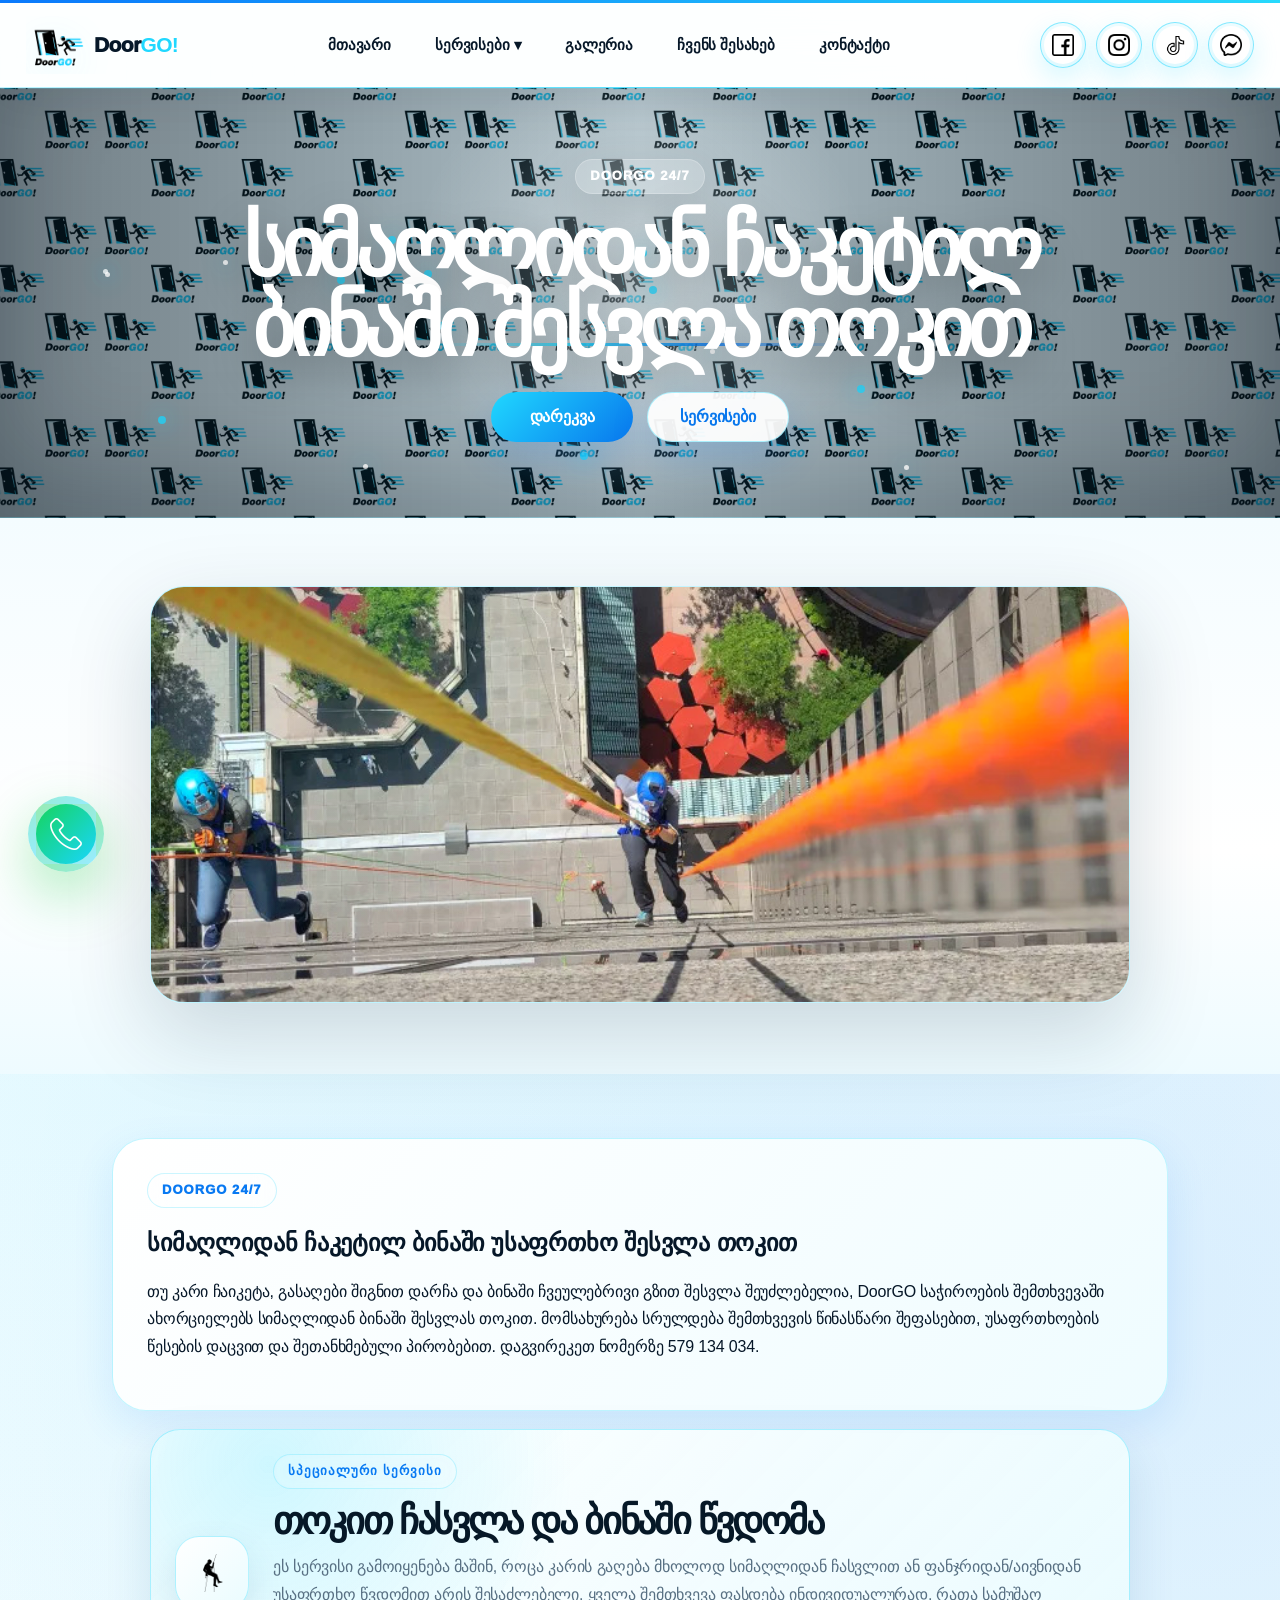
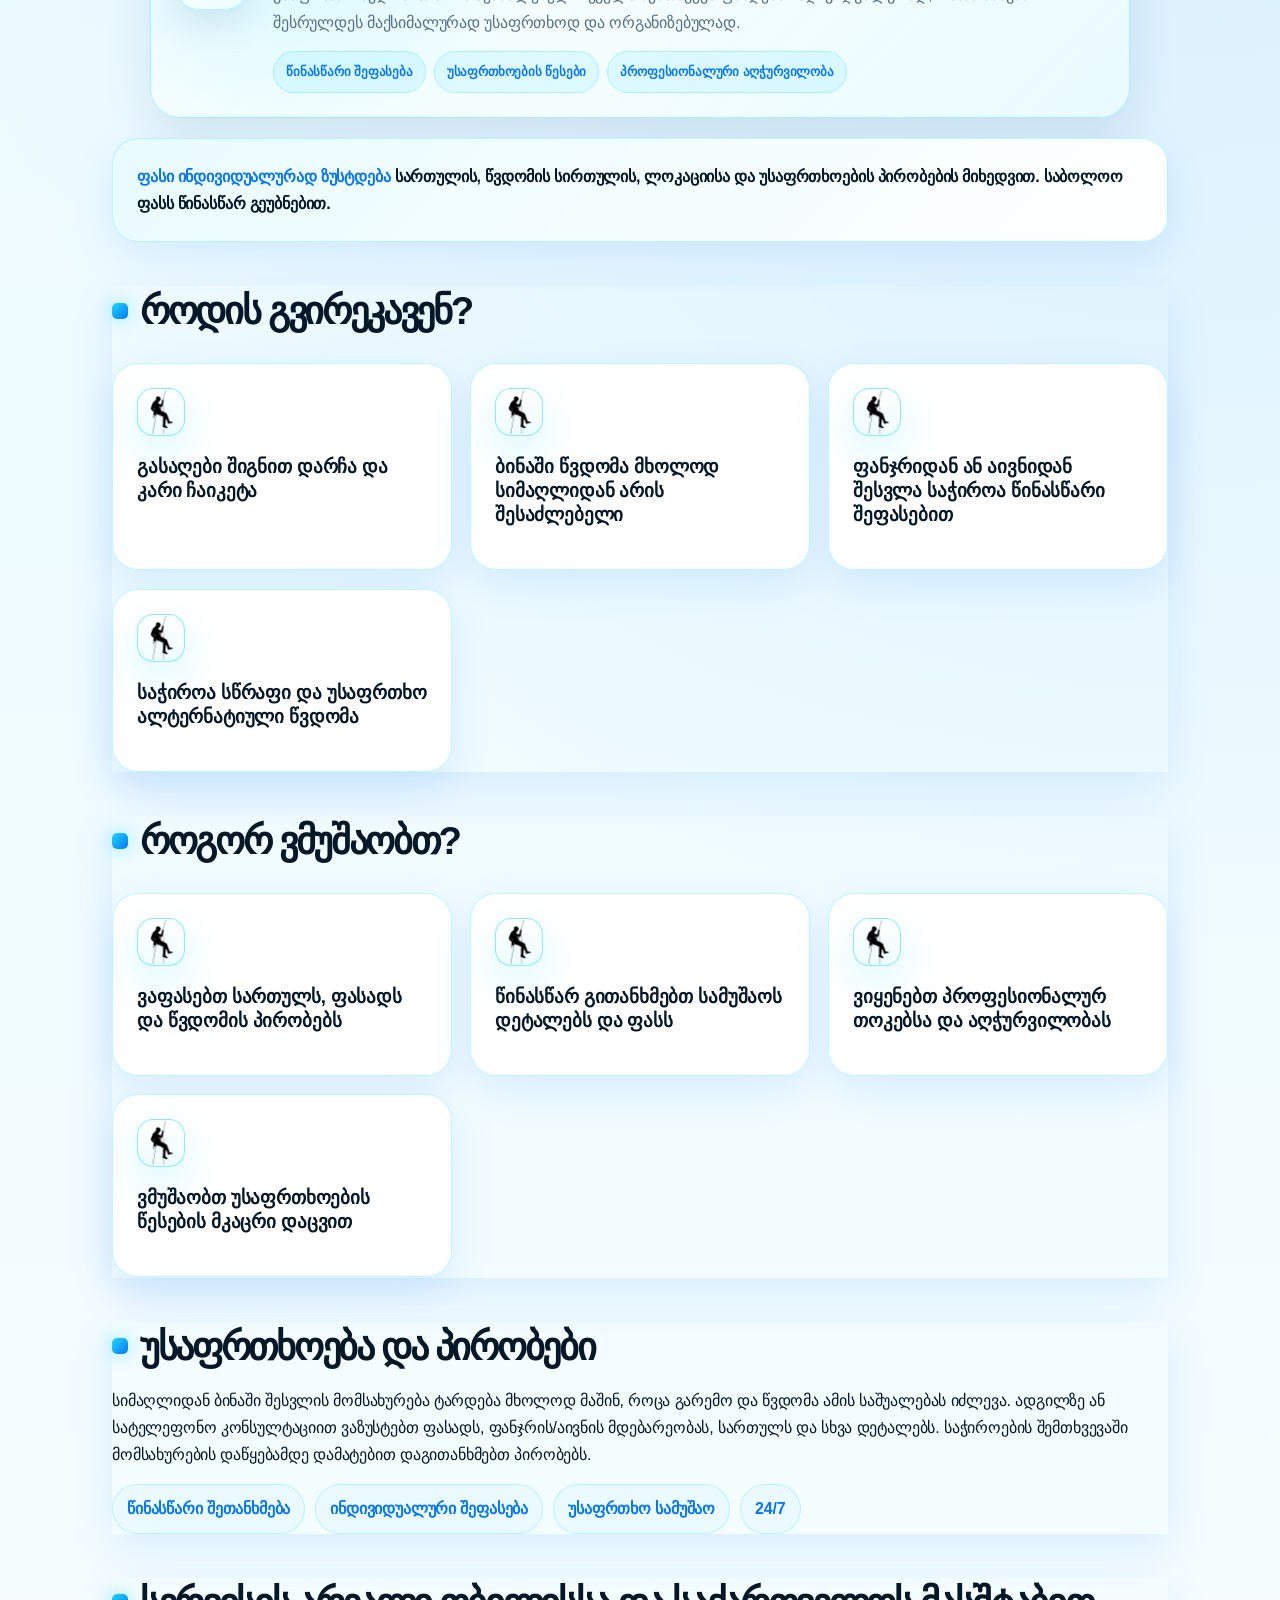
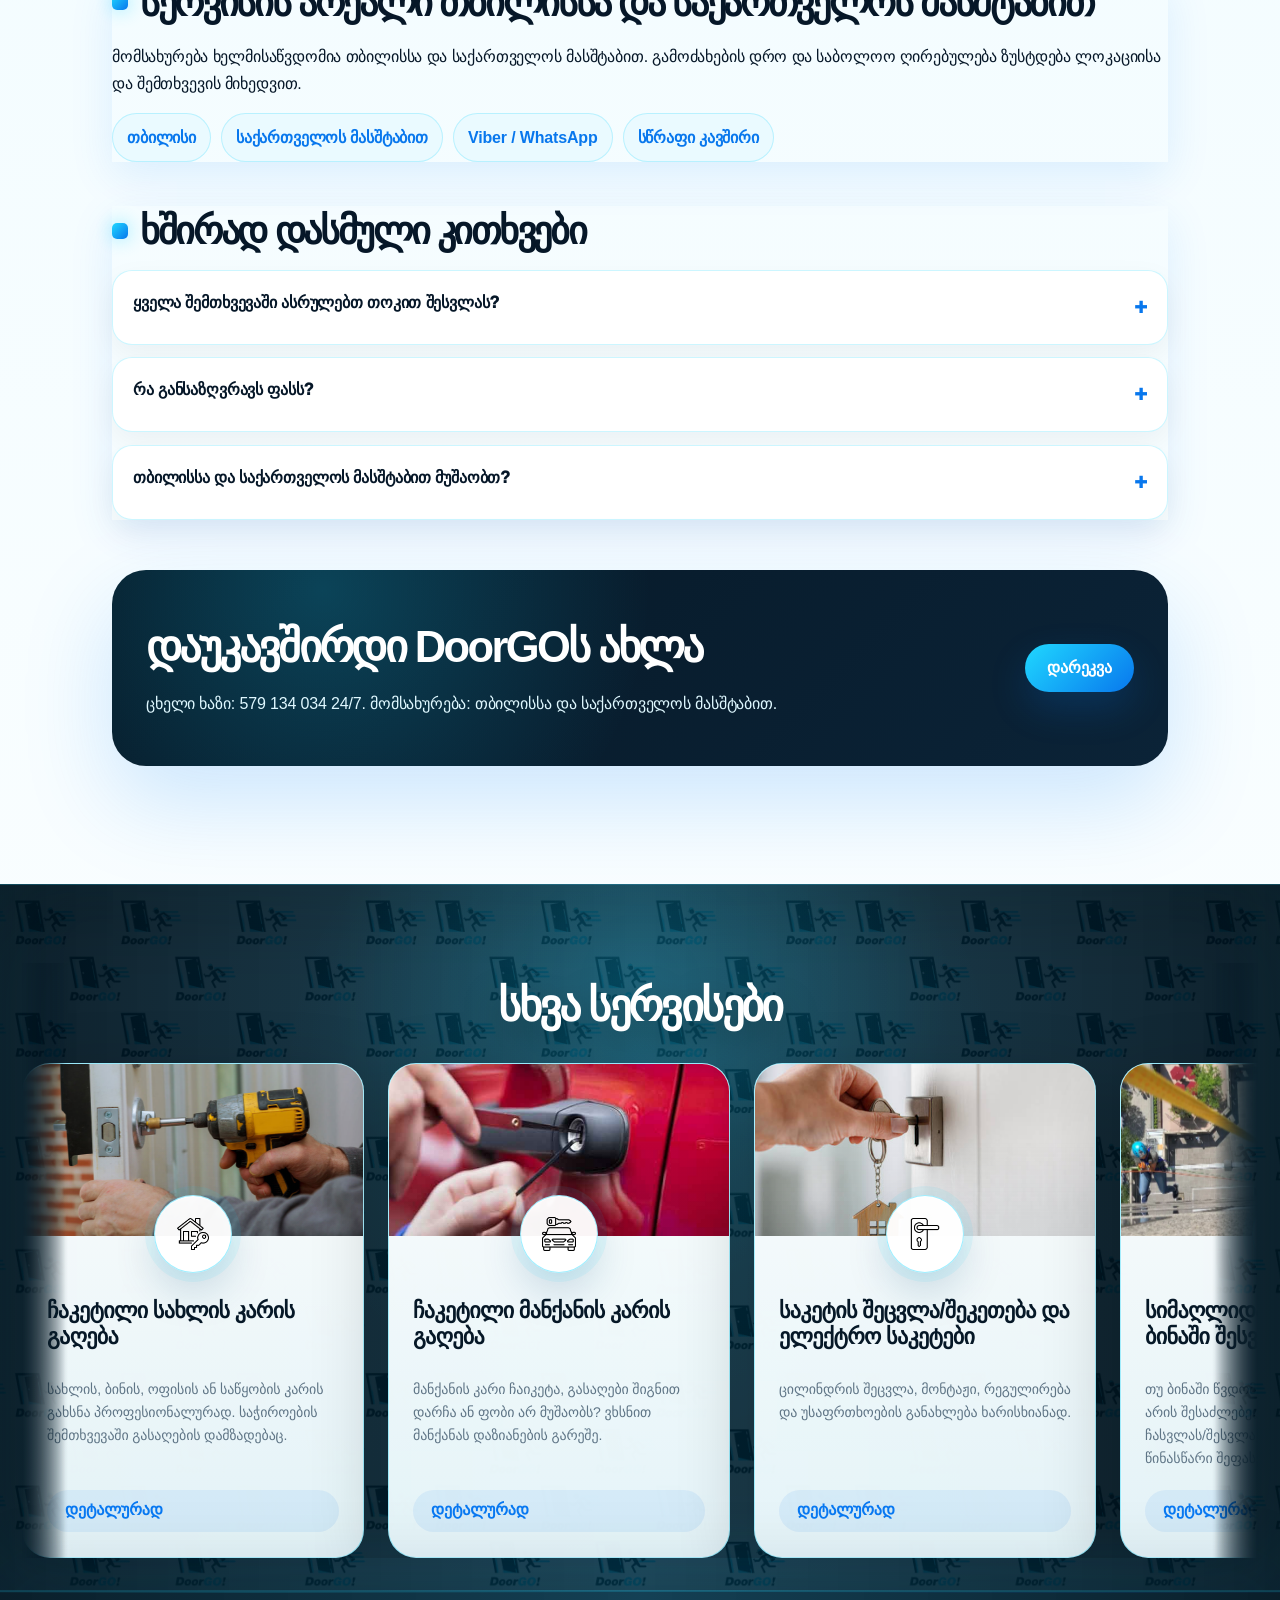
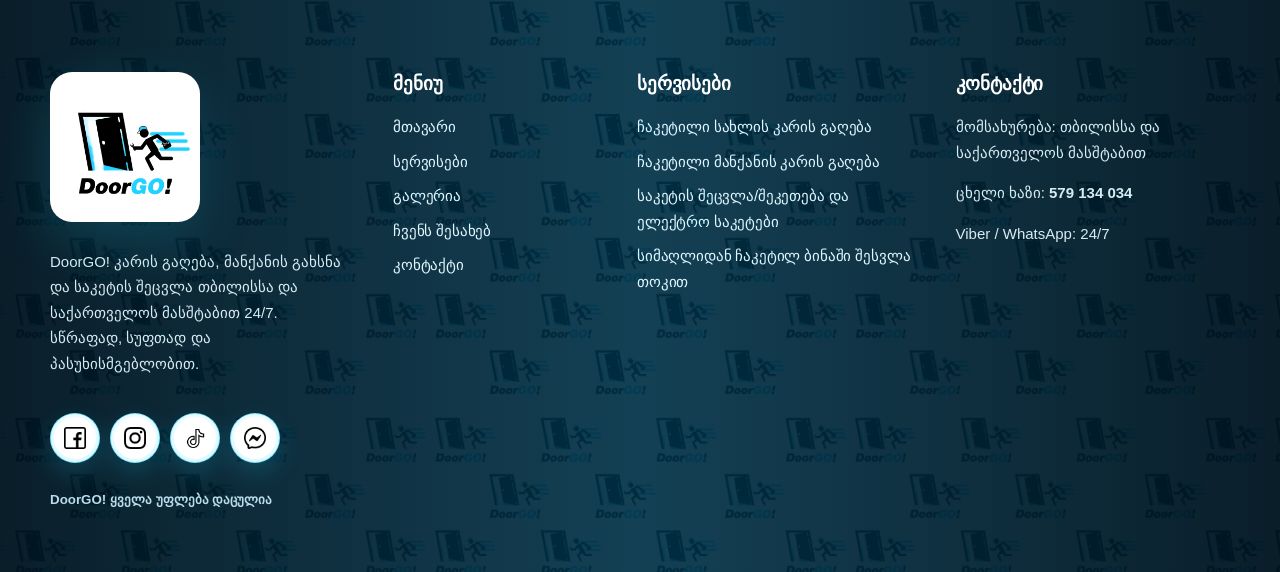
<file: tokit-binashi-shesvla.html>
<!DOCTYPE html>
<html lang="ka"><head><meta charset="utf-8"/><meta content="width=device-width, initial-scale=1.0, viewport-fit=cover" name="viewport"/>
<title>სიმაღლიდან ჩაკეტილ ბინაში შესვლა თოკით — DoorGO</title>
<meta name="description" content="DoorGO საჭიროების შემთხვევაში ახორციელებს სიმაღლიდან ჩაკეტილ ბინაში შესვლას თოკით. წინასწარი შეფასება, უსაფრთხო სამუშაო და 24/7 კავშირი. კარების გაღება და საკეტის სერვისი DoorGO."/>
<meta name="keywords" content="კარების გაღება, კარის გაღება, კარების გაღება თბილისი, კარების გაღება საქართველო, ჩაკეტილი კარის გაღება, ჩაკეტილი კარების გაღება, ავარიული კარის გახსნა, ბინის კარის გახსნა, კარის ხელოსანი, საკეტის ხელოსანი, მანქანის კარის გაღება, ჩაკეტილი მანქანის გახსნა, საკეტის შეცვლა, საკეტის შეკეთება, ცილინდრის შეცვლა, ელექტრო საკეტი, გასაღების დამზადება, თოკით ჩასვლა, DoorGO, doorgo.ge"/>
<meta name="robots" content="index, follow, max-image-preview:large"/>
<link rel="canonical" href="https://doorgo.ge/tokit-binashi-shesvla.html"/>
<meta property="og:locale" content="ka_GE"/>
<meta property="og:type" content="website"/>
<meta property="og:site_name" content="DoorGO"/>
<meta property="og:title" content="სიმაღლიდან ჩაკეტილ ბინაში შესვლა თოკით — DoorGO"/>
<meta property="og:description" content="DoorGO საჭიროების შემთხვევაში ახორციელებს სიმაღლიდან ჩაკეტილ ბინაში შესვლას თოკით. წინასწარი შეფასება, უსაფრთხო სამუშაო და 24/7 კავშირი."/>
<meta property="og:url" content="https://doorgo.ge/tokit-binashi-shesvla.html"/>
<meta property="og:image" content="https://doorgo.ge/doorgo%20banner.png"/>
<meta name="twitter:card" content="summary_large_image"/>
<meta name="twitter:title" content="სიმაღლიდან ჩაკეტილ ბინაში შესვლა თოკით — DoorGO"/>
<meta name="twitter:description" content="DoorGO საჭიროების შემთხვევაში ახორციელებს სიმაღლიდან ჩაკეტილ ბინაში შესვლას თოკით. წინასწარი შეფასება, უსაფრთხო სამუშაო და 24/7 კავშირი."/>
<meta name="twitter:image" content="https://doorgo.ge/doorgo%20banner.png"/>
<script type="application/ld+json">{"@context":"https://schema.org","@graph":[{"@type":["LocalBusiness","HomeAndConstructionBusiness"],"@id":"https://doorgo.ge/#business","name":"DoorGO","alternateName":"DoorGO!","url":"https://doorgo.ge/","logo":"https://doorgo.ge/doorgo%20logo.png","image":"https://doorgo.ge/doorgo%20banner.png","telephone":"+995579134034","priceRange":"₾₾","areaServed":[{"@type":"City","name":"თბილისი"},{"@type":"Country","name":"საქართველო"}],"openingHoursSpecification":[{"@type":"OpeningHoursSpecification","dayOfWeek":["Monday","Tuesday","Wednesday","Thursday","Friday","Saturday","Sunday"],"opens":"00:00","closes":"23:59"}],"sameAs":["https://www.facebook.com/saba.dumbadze.547","https://www.instagram.com/manuchar863/","https://www.tiktok.com/@saba.dumba"],"description":"DoorGO საჭიროების შემთხვევაში ახორციელებს სიმაღლიდან ჩაკეტილ ბინაში შესვლას თოკით. წინასწარი შეფასება, უსაფრთხო სამუშაო და 24/7 კავშირი."},{"@type":"WebSite","@id":"https://doorgo.ge/#website","url":"https://doorgo.ge/","name":"DoorGO","inLanguage":"ka-GE","publisher":{"@id":"https://doorgo.ge/#business"}},{"@type":"WebPage","@id":"https://doorgo.ge/tokit-binashi-shesvla.html#webpage","url":"https://doorgo.ge/tokit-binashi-shesvla.html","name":"სიმაღლიდან ჩაკეტილ ბინაში შესვლა თოკით — DoorGO","description":"DoorGO საჭიროების შემთხვევაში ახორციელებს სიმაღლიდან ჩაკეტილ ბინაში შესვლას თოკით. წინასწარი შეფასება, უსაფრთხო სამუშაო და 24/7 კავშირი.","inLanguage":"ka-GE","isPartOf":{"@id":"https://doorgo.ge/#website"},"about":{"@id":"https://doorgo.ge/#business"}}]}</script><link href="doorgo logo circle.png" rel="icon"/><link href="style.css" rel="stylesheet"/></head><body class="dg-v13 dg-v17 dg-v18 dg-v20 dg-v21 dg-v22 dg-v23 dg-v24 dg-v25 dg-v26 dg-v27 dg-v28 dg-v29 dg-v30 dg-v31 dg-v32 dg-v33 dg-v34 dg-v35 dg-v36 dg-v37 dg-v38 dg-v39 dg-v40 dg-v41 dg-v42 dg-v43 dg-v44 dg-v45 dg-v46 dg-v47 dg-v48 dg-v49 dg-v50 dg-v51 dg-v54 dg-v55 dg-v56 dg-v57 dg-v58 dg-v59 dg-v60 dg-v61 dg-v62 dg-v68 dg-v70 dg-v75"><div class="top-line"></div><header class="site-header"><div class="header-inner">
<a class="brand" href="MainHome.html"><img alt="DoorGO logo" src="doorgo logo.png"/><span>Door<b>GO!</b></span></a>
<button aria-label="მენიუს გახსნა" class="menu-toggle"><span class="bar bar-1"></span><span class="bar bar-2"></span><span class="bar bar-3"></span></button>
<nav class="nav">
<a href="MainHome.html">მთავარი</a>
<div class="dropdown"><a class="dropdown-trigger" href="OurServices.html">სერვისები ▾</a><div class="dropdown-menu">
<a href="OurServices.html">ყველა სერვისი</a><a href="chaketili-saxlis-karis-gageba.html">ჩაკეტილი სახლის კარის გაღება</a><a href="off-track-door-fix.html">ჩაკეტილი მანქანის კარის გაღება</a><a href="saketis-shecvla-sheketeba.html">საკეტის შეცვლა/შეკეთება და ელექტრო საკეტები</a><a href="tokit-binashi-shesvla.html">სიმაღლიდან ჩაკეტილ ბინაში შესვლა თოკით</a>
</div></div>
<a href="Gallery.html">გალერია</a><a href="AboutUs.html">ჩვენს შესახებ</a><a href="Contact.html">კონტაქტი</a>
</nav><div class="socials"><a aria-label="Facebook" href="https://www.facebook.com/saba.dumbadze.547"><img alt="Facebook" src="facebook.png"/></a><a aria-label="Instagram" href="https://www.instagram.com/manuchar863/"><img alt="Instagram" src="instagram.png"/></a><a aria-label="TikTok" href="https://www.tiktok.com/@saba.dumba?is_from_webapp=1&amp;sender_device=pc" rel="noopener" target="_blank"><img alt="TikTok" src="tik-tok.png"/></a><a aria-label="Messenger" href="https://m.me/saba.dumbadze.547"><img alt="Messenger" src="messenger.png"/></a></div>
</div></header>
<main><section class="dg-clean-banner reveal"><div class="dg-clean-banner-inner"><span class="eyebrow">DoorGO 24/7</span><h1>სიმაღლიდან ჩაკეტილ ბინაში შესვლა თოკით</h1><div class="dg-banner-actions"><a class="btn" href="tel:+995579134034">დარეკვა</a><a class="btn white" href="OurServices.html">სერვისები</a></div></div></section><section class="service-top"><div class="service-photo service-photo-wrap"><img alt="სიმაღლიდან ჩაკეტილ ბინაში შესვლა თოკით" class="service-photo-img" src="rope-entry.jpg"/></div></section><section class="content"><div class="lead-card"><span class="eyebrow">DoorGO 24/7</span><h1>სიმაღლიდან ჩაკეტილ ბინაში უსაფრთხო შესვლა თოკით</h1><p>თუ კარი ჩაიკეტა, გასაღები შიგნით დარჩა და ბინაში ჩვეულებრივი გზით შესვლა შეუძლებელია, DoorGO საჭიროების შემთხვევაში ახორციელებს სიმაღლიდან ბინაში შესვლას თოკით. მომსახურება სრულდება შემთხვევის წინასწარი შეფასებით, უსაფრთხოების წესების დაცვით და შეთანხმებული პირობებით. დაგვირეკეთ ნომერზე 579 134 034.</p></div>
<div class="key-making-panel reveal">
<div class="key-making-icon"><img alt="სიმაღლიდან ჩასვლა" src="rope-access-black.png"/></div>
<div class="key-making-copy">
<span class="eyebrow">სპეციალური სერვისი</span>
<h2>თოკით ჩასვლა და ბინაში წვდომა</h2>
<p>ეს სერვისი გამოიყენება მაშინ, როცა კარის გაღება მხოლოდ სიმაღლიდან ჩასვლით ან ფანჯრიდან/აივნიდან უსაფრთხო წვდომით არის შესაძლებელი. ყველა შემთხვევა ფასდება ინდივიდუალურად, რათა სამუშაო შესრულდეს მაქსიმალურად უსაფრთხოდ და ორგანიზებულად.</p>
<div class="key-making-pills"><span>წინასწარი შეფასება</span><span>უსაფრთხოების წესები</span><span>პროფესიონალური აღჭურვილობა</span></div>
</div>
</div>
<div class="price-box"><b>ფასი ინდივიდუალურად ზუსტდება</b> სართულის, წვდომის სირთულის, ლოკაციისა და უსაფრთხოების პირობების მიხედვით. საბოლოო ფასს წინასწარ გეუბნებით.</div>
<div class="text-section"><h2>როდის გვირეკავენ?</h2><div class="info-grid"><div class="info-box"><div class="mini-icon"><img src="rope-access-black.png"/></div><h3>გასაღები შიგნით დარჩა და კარი ჩაიკეტა</h3></div><div class="info-box"><div class="mini-icon"><img src="rope-access-black.png"/></div><h3>ბინაში წვდომა მხოლოდ სიმაღლიდან არის შესაძლებელი</h3></div><div class="info-box"><div class="mini-icon"><img src="rope-access-black.png"/></div><h3>ფანჯრიდან ან აივნიდან შესვლა საჭიროა წინასწარი შეფასებით</h3></div><div class="info-box"><div class="mini-icon"><img src="rope-access-black.png"/></div><h3>საჭიროა სწრაფი და უსაფრთხო ალტერნატიული წვდომა</h3></div></div></div>
<div class="text-section"><h2>როგორ ვმუშაობთ?</h2><div class="info-grid"><div class="info-box"><div class="mini-icon"><img src="rope-access-black.png"/></div><h3>ვაფასებთ სართულს, ფასადს და წვდომის პირობებს</h3></div><div class="info-box"><div class="mini-icon"><img src="rope-access-black.png"/></div><h3>წინასწარ გითანხმებთ სამუშაოს დეტალებს და ფასს</h3></div><div class="info-box"><div class="mini-icon"><img src="rope-access-black.png"/></div><h3>ვიყენებთ პროფესიონალურ თოკებსა და აღჭურვილობას</h3></div><div class="info-box"><div class="mini-icon"><img src="rope-access-black.png"/></div><h3>ვმუშაობთ უსაფრთხოების წესების მკაცრი დაცვით</h3></div></div></div>
<div class="text-section"><h2>უსაფრთხოება და პირობები</h2><p>სიმაღლიდან ბინაში შესვლის მომსახურება ტარდება მხოლოდ მაშინ, როცა გარემო და წვდომა ამის საშუალებას იძლევა. ადგილზე ან სატელეფონო კონსულტაციით ვაზუსტებთ ფასადს, ფანჯრის/აივნის მდებარეობას, სართულს და სხვა დეტალებს. საჭიროების შემთხვევაში მომსახურების დაწყებამდე დამატებით დაგითანხმებთ პირობებს.</p><div class="pill-list"><span>წინასწარი შეთანხმება</span><span>ინდივიდუალური შეფასება</span><span>უსაფრთხო სამუშაო</span><span>24/7</span></div></div>
<div class="text-section"><h2>სერვისის არეალი თბილისსა და საქართველოს მასშტაბით</h2><p>მომსახურება ხელმისაწვდომია თბილისსა და საქართველოს მასშტაბით. გამოძახების დრო და საბოლოო ღირებულება ზუსტდება ლოკაციისა და შემთხვევის მიხედვით.</p><div class="pill-list"><span>თბილისი</span><span>საქართველოს მასშტაბით</span><span>Viber / WhatsApp</span><span>სწრაფი კავშირი</span></div></div>
<div class="text-section"><h2>ხშირად დასმული კითხვები</h2><div class="faq"><details><summary>ყველა შემთხვევაში ასრულებთ თოკით შესვლას?</summary><p>არა. მომსახურება სრულდება მხოლოდ წინასწარი შეფასების შემდეგ, როცა სამუშაოს შესრულება უსაფრთხოდ არის შესაძლებელი.</p></details><details><summary>რა განსაზღვრავს ფასს?</summary><p>ფასზე გავლენას ახდენს სართული, ფასადის ტიპი, წვდომის სირთულე, ლოკაცია და საჭირო აღჭურვილობა.</p></details><details><summary>თბილისსა და საქართველოს მასშტაბით მუშაობთ?</summary><p>დიახ, ვმუშაობთ თბილისსა და საქართველოს მასშტაბით.</p></details></div></div><div class="cta-band"><div><h2>დაუკავშირდი DoorGOს ახლა</h2><p>ცხელი ხაზი: 579 134 034 24/7. მომსახურება: თბილისსა და საქართველოს მასშტაბით.</p></div><a class="btn" href="tel:+995579134034">დარეკვა</a></div></section><section class="section services-strip related exact-related-services"><div class="container"><div class="center"><h2>სხვა სერვისები</h2></div><div class="service-grid"><article class="service-card"><a href="chaketili-saxlis-karis-gageba.html"><div class="card-img"><img alt="ჩაკეტილი სახლის კარის გაღება" src="house lock.jpg"/></div><div class="icon-badge"><img alt="" src="house-key.png"/></div><div class="card-body"><h3>ჩაკეტილი სახლის კარის გაღება</h3><p>სახლის, ბინის, ოფისის ან საწყობის კარის გახსნა პროფესიონალურად. საჭიროების შემთხვევაში გასაღების დამზადებაც.</p><span class="card-link">დეტალურად</span></div></a></article><article class="service-card"><a href="off-track-door-fix.html"><div class="card-img"><img alt="ჩაკეტილი მანქანის კარის გაღება" src="car lock.jpg"/></div><div class="icon-badge"><img alt="" src="car-open.png"/></div><div class="card-body"><h3>ჩაკეტილი მანქანის კარის გაღება</h3><p>მანქანის კარი ჩაიკეტა, გასაღები შიგნით დარჩა ან ფობი არ მუშაობს? ვხსნით მანქანას დაზიანების გარეშე.</p><span class="card-link">დეტალურად</span></div></a></article><article class="service-card"><a href="saketis-shecvla-sheketeba.html"><div class="card-img"><img alt="საკეტის შეცვლა/შეკეთება და ელექტრო საკეტები" src="change lock.jpg"/></div><div class="icon-badge"><img alt="" src="door-handle.png"/></div><div class="card-body"><h3>საკეტის შეცვლა/შეკეთება და ელექტრო საკეტები</h3><p>ცილინდრის შეცვლა, მონტაჟი, რეგულირება და უსაფრთხოების განახლება ხარისხიანად.</p><span class="card-link">დეტალურად</span></div></a></article><article class="service-card"><a href="tokit-binashi-shesvla.html"><div class="card-img"><img alt="სიმაღლიდან ჩაკეტილ ბინაში შესვლა თოკით" src="rope-entry.jpg"/></div><div class="icon-badge"><img alt="" src="rope-access-black.png"/></div><div class="card-body"><h3>სიმაღლიდან ჩაკეტილ ბინაში შესვლა თოკით</h3><p>თუ ბინაში წვდომა მხოლოდ სიმაღლიდან არის შესაძლებელი, ვახორციელებთ თოკით ჩასვლას/შესვლას პროფესიონალურად და წინასწარი შეფასებით.</p><span class="card-link">დეტალურად</span></div></a></article></div></div></section></main><a aria-label="დარეკვა" class="phone-float" href="tel:+995579134034"><img alt="phone" src="telephone.png"/></a>
<footer class="footer"><div class="footer-inner">
<div><img alt="DoorGO" class="footer-logo" src="doorgo logo.png"/><p>DoorGO! კარის გაღება, მანქანის გახსნა და საკეტის შეცვლა თბილისსა და საქართველოს მასშტაბით 24/7. სწრაფად, სუფთად და პასუხისმგებლობით.</p><div class="footer-socials"><a href="https://www.facebook.com/saba.dumbadze.547"><img alt="facebook" src="facebook.png"/></a><a href="https://www.instagram.com/manuchar863/"><img alt="instagram" src="instagram.png"/></a><a href="https://www.tiktok.com/@saba.dumba?is_from_webapp=1&amp;sender_device=pc" rel="noopener" target="_blank"><img alt="tiktok" src="tik-tok.png"/></a><a href="https://m.me/saba.dumbadze.547"><img alt="messenger" src="messenger.png"/></a></div><small>DoorGO! ყველა უფლება დაცულია</small></div>
<div><h3>მენიუ</h3><a href="MainHome.html">მთავარი</a><a href="OurServices.html">სერვისები</a><a href="Gallery.html">გალერია</a><a href="AboutUs.html">ჩვენს შესახებ</a><a href="Contact.html">კონტაქტი</a></div>
<div><h3>სერვისები</h3><a href="chaketili-saxlis-karis-gageba.html">ჩაკეტილი სახლის კარის გაღება</a><a href="off-track-door-fix.html">ჩაკეტილი მანქანის კარის გაღება</a><a href="saketis-shecvla-sheketeba.html">საკეტის შეცვლა/შეკეთება და ელექტრო საკეტები</a><a href="tokit-binashi-shesvla.html">სიმაღლიდან ჩაკეტილ ბინაში შესვლა თოკით</a></div>
<div><h3>კონტაქტი</h3><p>მომსახურება: თბილისსა და საქართველოს მასშტაბით</p><p>ცხელი ხაზი: <b>579 134 034</b></p><p>Viber / WhatsApp: 24/7</p></div>
</div></footer>
<nav aria-label="Mobile app navigation" class="mobile-app-tabbar">
<a data-tab="home" href="MainHome.html"><span class="tab-ico"><img alt="" src="doorgo logo circle.png"/></span><b>მთავარი</b></a>
<a class="active-tab" data-tab="services" href="OurServices.html"><span class="tab-ico"><img alt="" src="house-key.png"/></span><b>სერვისები</b></a>
<a class="tab-call" data-tab="call" href="tel:+995579134034"><span class="tab-ico"><img alt="" src="telephone.png"/></span><b>დარეკვა</b></a>
<a data-tab="gallery" href="Gallery.html"><span class="tab-ico"><img alt="" src="door-handle.png"/></span><b>გალერია</b></a>
<a data-tab="contact" href="Contact.html"><span class="tab-ico"><img alt="" src="mail.png"/></span><b>კონტაქტი</b></a>
</nav>
<script src="script.js"></script></body></html>
</file>
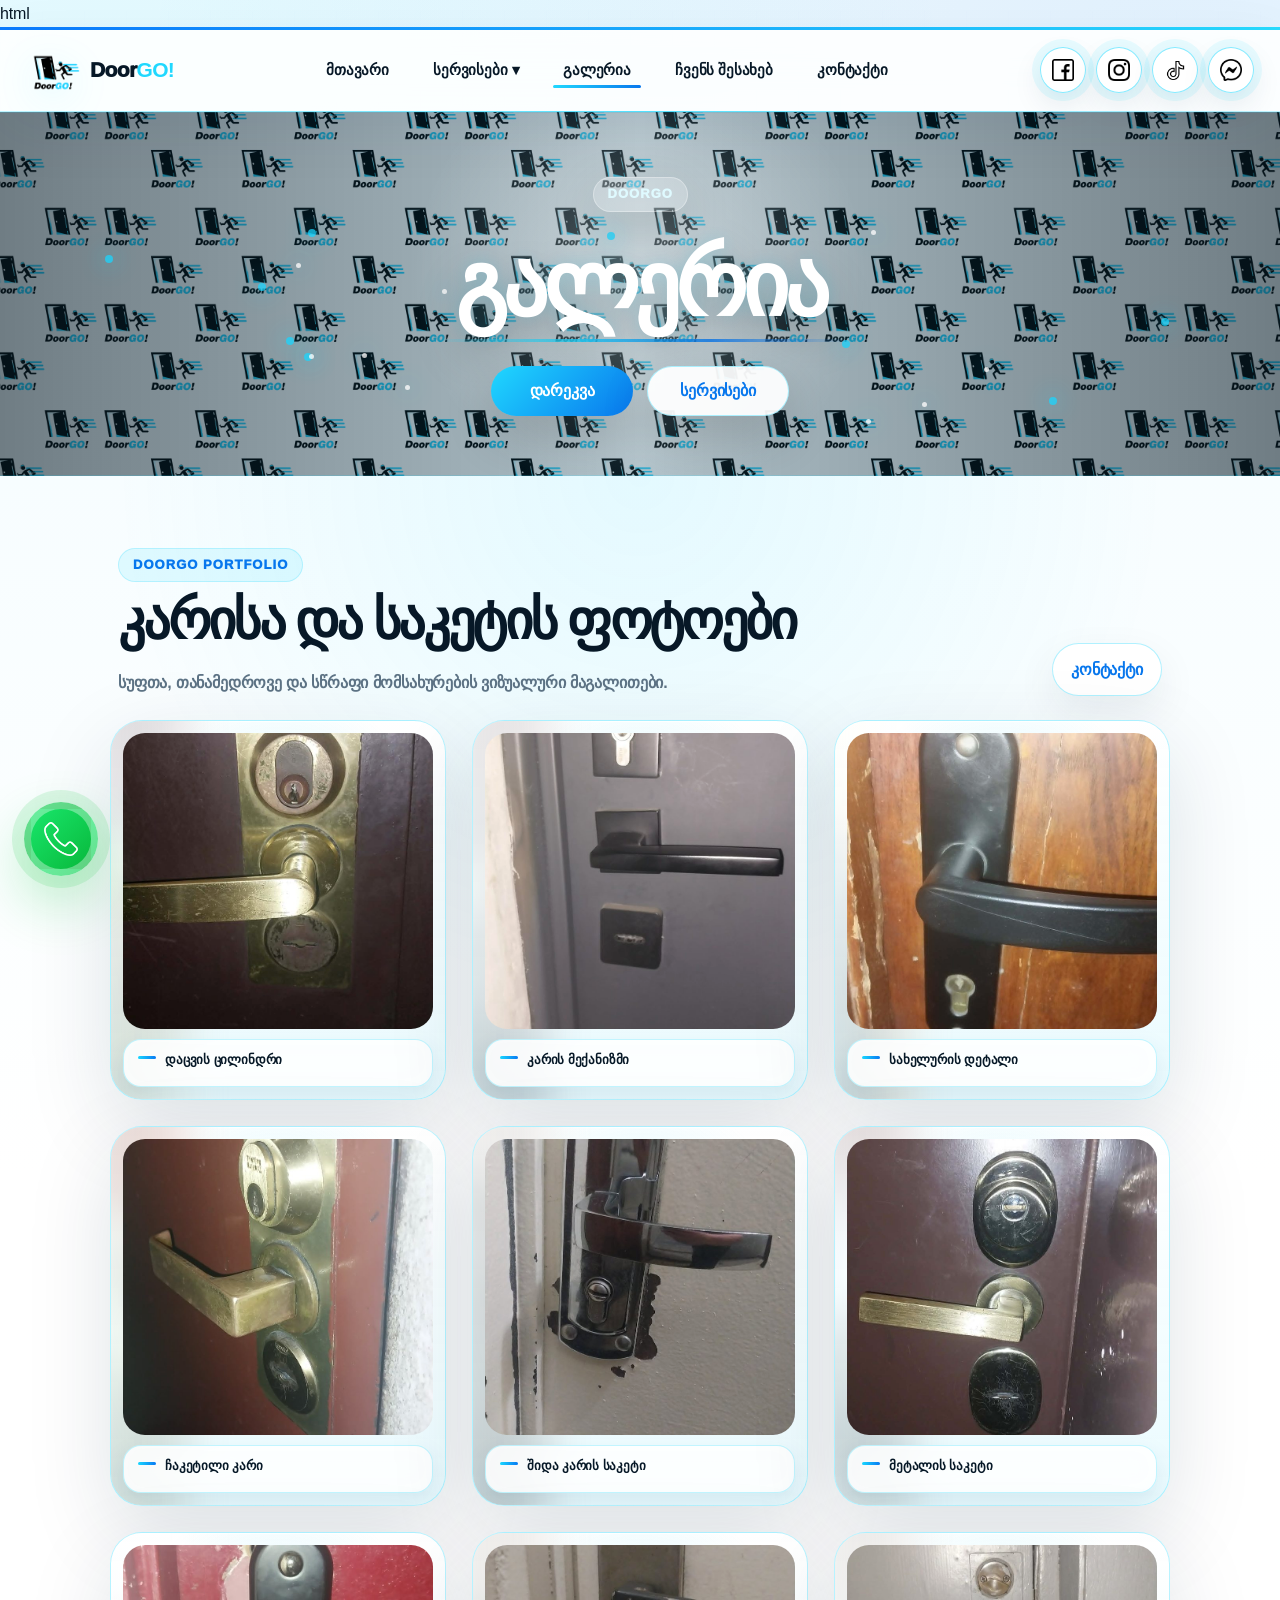
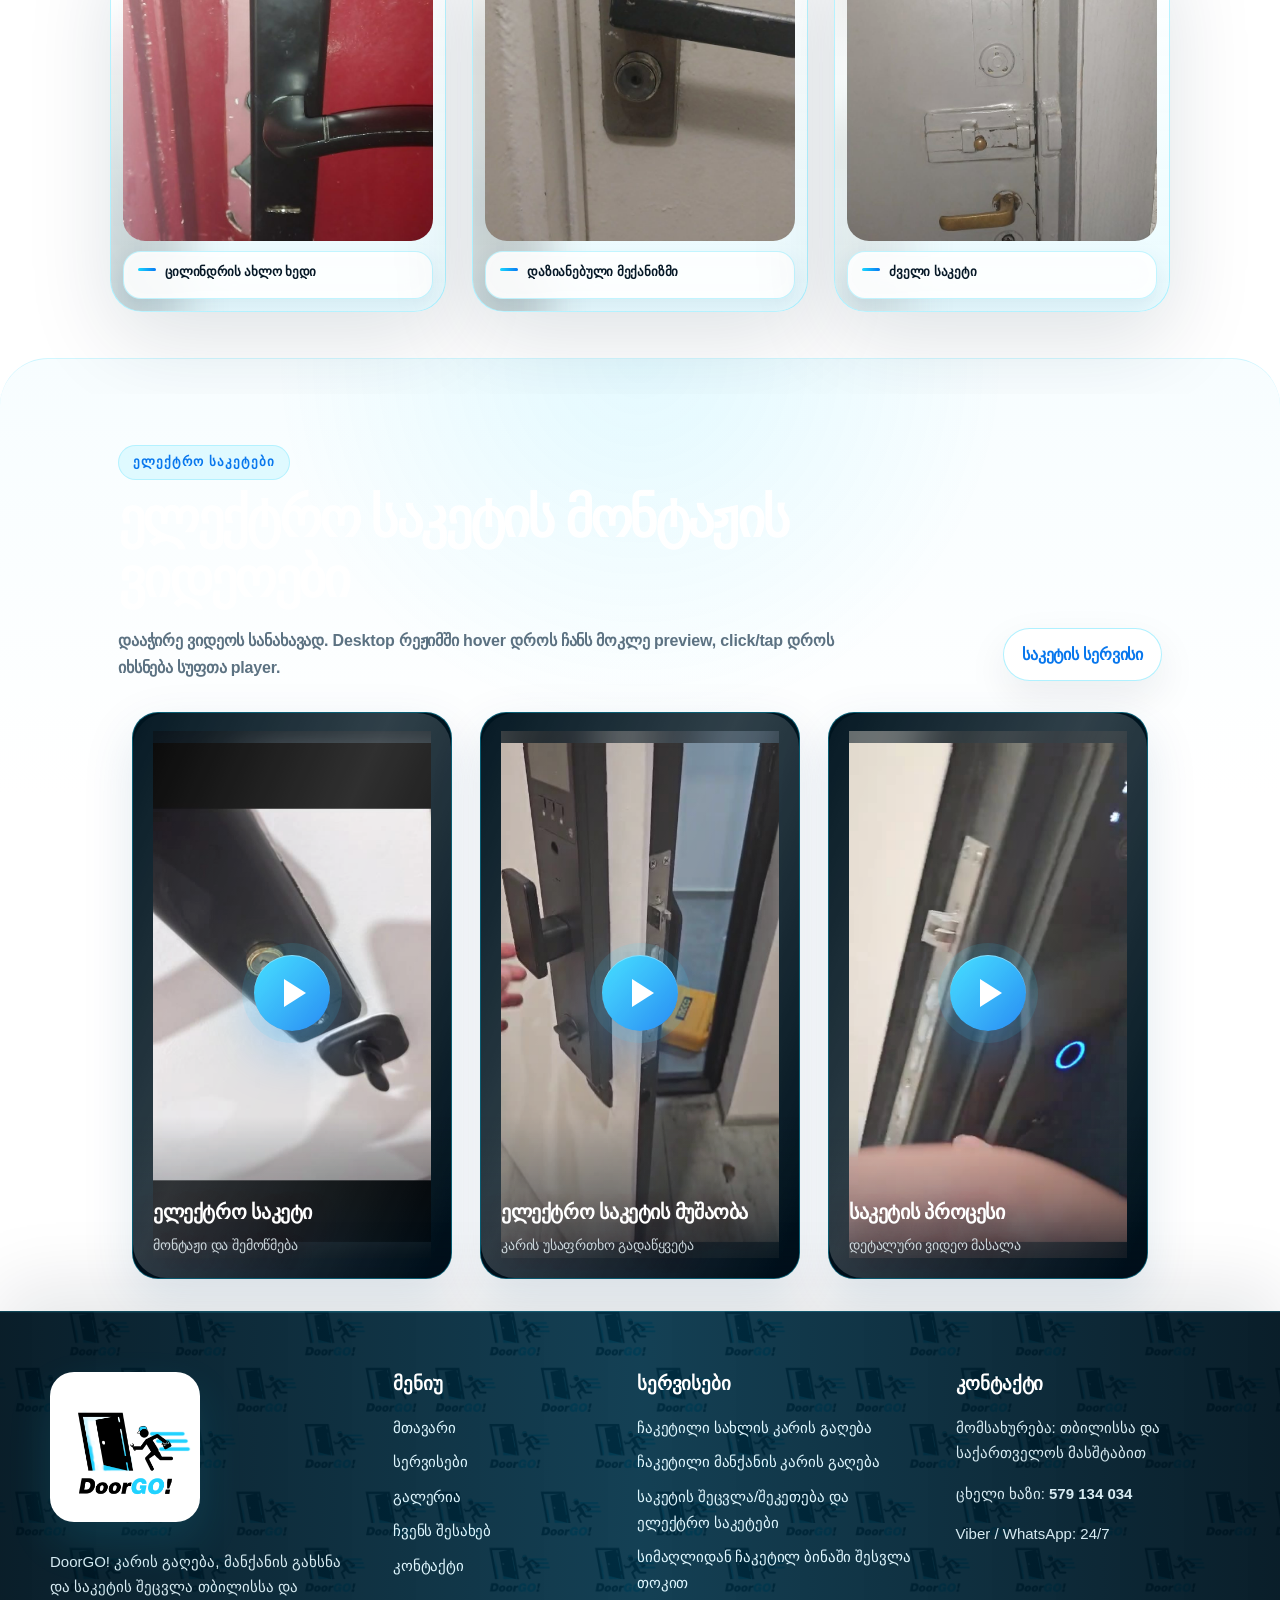
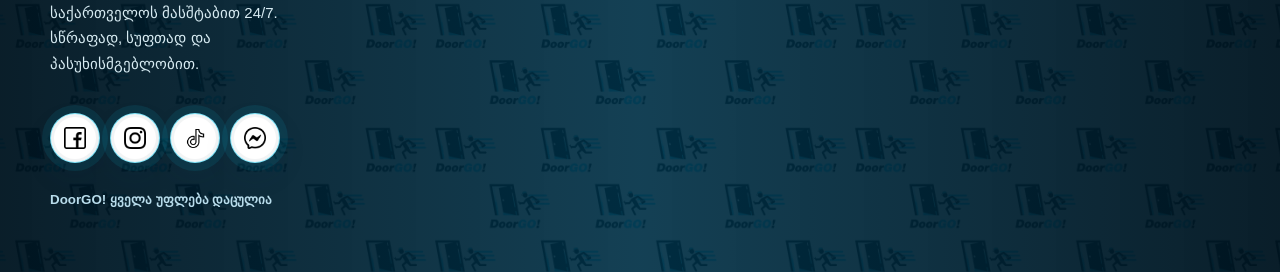
<file: VideoGallery.html>
html
<html lang="ka"><head><meta charset="utf-8"/><meta content="width=device-width, initial-scale=1.0, viewport-fit=cover" name="viewport"/>
<title>DoorGO ვიდეო გალერია — ელექტრო საკეტები და სამუშაოები</title>
<meta name="description" content="DoorGO ვიდეო გალერია: ელექტრო საკეტები, კარის გახსნა და უსაფრთხოების სერვისების ვიდეოები. კარების გაღება და საკეტის სერვისი DoorGO."/>
<meta name="keywords" content="კარების გაღება, კარის გაღება, კარების გაღება თბილისი, კარების გაღება საქართველო, ჩაკეტილი კარის გაღება, ჩაკეტილი კარების გაღება, ავარიული კარის გახსნა, ბინის კარის გახსნა, კარის ხელოსანი, საკეტის ხელოსანი, მანქანის კარის გაღება, ჩაკეტილი მანქანის გახსნა, საკეტის შეცვლა, საკეტის შეკეთება, ცილინდრის შეცვლა, ელექტრო საკეტი, გასაღების დამზადება, თოკით ჩასვლა, DoorGO, doorgo.ge"/>
<meta name="robots" content="index, follow, max-image-preview:large"/>
<link rel="canonical" href="https://doorgo.ge/VideoGallery.html"/>
<meta property="og:locale" content="ka_GE"/>
<meta property="og:type" content="website"/>
<meta property="og:site_name" content="DoorGO"/>
<meta property="og:title" content="DoorGO ვიდეო გალერია — ელექტრო საკეტები და სამუშაოები"/>
<meta property="og:description" content="DoorGO ვიდეო გალერია: ელექტრო საკეტები, კარის გახსნა და უსაფრთხოების სერვისების ვიდეოები."/>
<meta property="og:url" content="https://doorgo.ge/VideoGallery.html"/>
<meta property="og:image" content="https://doorgo.ge/doorgo%20banner.png"/>
<meta name="twitter:card" content="summary_large_image"/>
<meta name="twitter:title" content="DoorGO ვიდეო გალერია — ელექტრო საკეტები და სამუშაოები"/>
<meta name="twitter:description" content="DoorGO ვიდეო გალერია: ელექტრო საკეტები, კარის გახსნა და უსაფრთხოების სერვისების ვიდეოები."/>
<meta name="twitter:image" content="https://doorgo.ge/doorgo%20banner.png"/>
<script type="application/ld+json">{"@context":"https://schema.org","@graph":[{"@type":["LocalBusiness","HomeAndConstructionBusiness"],"@id":"https://doorgo.ge/#business","name":"DoorGO","alternateName":"DoorGO!","url":"https://doorgo.ge/","logo":"https://doorgo.ge/doorgo%20logo.png","image":"https://doorgo.ge/doorgo%20banner.png","telephone":"+995579134034","priceRange":"₾₾","areaServed":[{"@type":"City","name":"თბილისი"},{"@type":"Country","name":"საქართველო"}],"openingHoursSpecification":[{"@type":"OpeningHoursSpecification","dayOfWeek":["Monday","Tuesday","Wednesday","Thursday","Friday","Saturday","Sunday"],"opens":"00:00","closes":"23:59"}],"sameAs":["https://www.facebook.com/saba.dumbadze.547","https://www.instagram.com/manuchar863/","https://www.tiktok.com/@saba.dumba"],"description":"DoorGO ვიდეო გალერია: ელექტრო საკეტები, კარის გახსნა და უსაფრთხოების სერვისების ვიდეოები."},{"@type":"WebSite","@id":"https://doorgo.ge/#website","url":"https://doorgo.ge/","name":"DoorGO","inLanguage":"ka-GE","publisher":{"@id":"https://doorgo.ge/#business"}},{"@type":"WebPage","@id":"https://doorgo.ge/VideoGallery.html#webpage","url":"https://doorgo.ge/VideoGallery.html","name":"DoorGO ვიდეო გალერია — ელექტრო საკეტები და სამუშაოები","description":"DoorGO ვიდეო გალერია: ელექტრო საკეტები, კარის გახსნა და უსაფრთხოების სერვისების ვიდეოები.","inLanguage":"ka-GE","isPartOf":{"@id":"https://doorgo.ge/#website"},"about":{"@id":"https://doorgo.ge/#business"}}]}</script><link href="doorgo logo circle.png" rel="icon"/><link href="style.css" rel="stylesheet"/></head><body class="gallery-polished-page dg-v13 dg-v20 dg-v21 dg-v22 dg-v23 dg-v24 dg-v25 dg-v26 dg-v27 dg-v28 dg-v29 dg-v30 dg-v31 dg-v32 dg-v33 dg-v34 dg-v35 dg-v36 dg-v37 dg-v38 dg-v39 dg-v40 dg-v41 dg-v42 dg-v43 dg-v44 dg-v45 dg-v46 dg-v47 dg-v48 dg-v49 dg-v50 dg-v51 dg-v54 dg-v55 dg-v56 dg-v57 dg-v58 dg-v59 dg-v60 dg-v61 dg-v62 dg-v68 dg-v70 dg-v75"><div class="top-line"></div><header class="site-header"><div class="header-inner">
<a class="brand" href="MainHome.html"><img alt="DoorGO logo" src="doorgo logo.png"/><span>Door<b>GO!</b></span></a>
<button aria-label="მენიუს გახსნა" class="menu-toggle"><span class="bar bar-1"></span><span class="bar bar-2"></span><span class="bar bar-3"></span></button>
<nav class="nav">
<a href="MainHome.html">მთავარი</a>
<div class="dropdown"><a class="dropdown-trigger" href="OurServices.html">სერვისები ▾</a><div class="dropdown-menu">
<a href="OurServices.html">ყველა სერვისი</a><a href="chaketili-saxlis-karis-gageba.html">ჩაკეტილი სახლის კარის გაღება</a><a href="off-track-door-fix.html">ჩაკეტილი მანქანის კარის გაღება</a><a href="saketis-shecvla-sheketeba.html">საკეტის შეცვლა/შეკეთება და ელექტრო საკეტები</a><a href="tokit-binashi-shesvla.html">სიმაღლიდან ჩაკეტილ ბინაში შესვლა თოკით</a>
</div></div>
<a class="active" href="Gallery.html">გალერია</a><a href="AboutUs.html">ჩვენს შესახებ</a><a href="Contact.html">კონტაქტი</a>
</nav><div class="socials"><a aria-label="Facebook" href="https://www.facebook.com/saba.dumbadze.547"><img alt="Facebook" src="facebook.png"/></a><a aria-label="Instagram" href="https://www.instagram.com/manuchar863/"><img alt="Instagram" src="instagram.png"/></a><a aria-label="TikTok" href="https://www.tiktok.com/@saba.dumba?is_from_webapp=1&amp;sender_device=pc" rel="noopener" target="_blank"><img alt="TikTok" src="tik-tok.png"/></a><a aria-label="Messenger" href="https://m.me/saba.dumbadze.547"><img alt="Messenger" src="messenger.png"/></a></div>
</div></header>
<main><section class="dg-clean-banner reveal"><div class="dg-clean-banner-inner"><span class="eyebrow">DoorGO</span><h1>გალერია</h1><div class="dg-banner-actions"><a class="btn" href="tel:+995579134034">დარეკვა</a><a class="btn white" href="OurServices.html">სერვისები</a></div></div></section>
<section class="section gallery-page-section gallery-studio">
<div class="container">
<div class="gallery-layout-head reveal"><div><span class="eyebrow">DoorGO Portfolio</span><h2>კარისა და საკეტის ფოტოები</h2><p>სუფთა, თანამედროვე და სწრაფი მომსახურების ვიზუალური მაგალითები.</p></div><a class="mini-cta" href="tel:+995579134034">კონტაქტი</a></div>
<div class="real-gallery-grid portfolio-masonry"><figure class="real-gallery-card reveal" data-full="gallery-1.jpg">
<img alt="კარის საკეტი" loading="lazy" src="gallery-1.jpg"/>
<figcaption><b>დაცვის ცილინდრი</b></figcaption>
</figure>
<figure class="real-gallery-card reveal" data-full="gallery-2.jpg">
<img alt="ცილინდრი" loading="lazy" src="gallery-2.jpg"/>
<figcaption><b>კარის მექანიზმი</b></figcaption>
</figure>
<figure class="real-gallery-card reveal" data-full="gallery-3.jpg">
<img alt="სახელური და საკეტი" loading="lazy" src="gallery-3.jpg"/>
<figcaption><b>სახელურის დეტალი</b></figcaption>
</figure>
<figure class="real-gallery-card reveal" data-full="gallery-4.jpg">
<img alt="კარის მექანიზმი" loading="lazy" src="gallery-4.jpg"/>
<figcaption><b>ჩაკეტილი კარი</b></figcaption>
</figure>
<figure class="real-gallery-card reveal" data-full="gallery-5.jpg">
<img alt="შიდა კარი" loading="lazy" src="gallery-5.jpg"/>
<figcaption><b>შიდა კარის საკეტი</b></figcaption>
</figure>
<figure class="real-gallery-card reveal" data-full="gallery-6.jpg">
<img alt="დაცვის ცილინდრი" loading="lazy" src="gallery-6.jpg"/>
<figcaption><b>მეტალის საკეტი</b></figcaption>
</figure>
<figure class="real-gallery-card reveal" data-full="gallery-7.jpg">
<img alt="საკეტის დეტალი" loading="lazy" src="gallery-7.jpg"/>
<figcaption><b>ცილინდრის ახლო ხედი</b></figcaption>
</figure>
<figure class="real-gallery-card reveal" data-full="gallery-8.jpg">
<img alt="მექანიზმის დეტალი" loading="lazy" src="gallery-8.jpg"/>
<figcaption><b>დაზიანებული მექანიზმი</b></figcaption>
</figure>
<figure class="real-gallery-card reveal" data-full="gallery-9.jpg">
<img alt="ქრომირებული სახელური" loading="lazy" src="gallery-9.jpg"/>
<figcaption><b>ძველი საკეტი</b></figcaption>
</figure></div>
</div>
</section> <section class="section electric-video-section gallery-video-clean">
<div class="container">
<div class="gallery-layout-head reveal">
<div><span class="eyebrow">ელექტრო საკეტები</span><h2>ელექტრო საკეტის მონტაჟის ვიდეოები</h2>
<p class="gallery-mini-text">დააჭირე ვიდეოს სანახავად. Desktop რეჟიმში hover დროს ჩანს მოკლე preview, click/tap დროს იხსნება სუფთა player.</p></div>
<a class="mini-cta" href="saketis-shecvla-sheketeba.html">საკეტის სერვისი</a>
</div>
<div class="electric-video-grid doorgo-video-grid">
<article class="electric-video-card dg-video-card reveal" data-video-subtitle="მონტაჟი და შემოწმება" data-video-title="ელექტრო საკეტი">
<span class="video-badge">DoorGO ვიდეო</span><div class="dg-video-frame portrait">
<div class="custom-player doorgo-card-player">
<video data-force-poster="electric-lock-thumb-1.jpg" playsinline="" poster="electric-lock-thumb-1.jpg" preload="metadata" src="electric-lock-1.mp4" webkit-playsinline=""></video>
<img alt="ელექტრო საკეტის ვიდეო" class="forced-video-poster" decoding="async" loading="eager" src="electric-lock-thumb-1.jpg"/>
<div class="play-center"><span class="yt-play"></span></div>
<div class="player-overlay">
<div class="progress-wrap"><input class="progress" max="100" min="0" type="range" value="0"/></div>
<div class="player-controls">
<div class="player-left"><button class="player-btn play-toggle" type="button">▶</button><button class="player-btn mute-toggle" type="button">🔇</button><span class="player-time">0:00 / 0:00</span></div>
<div class="player-right"><input class="volume" max="1" min="0" step="0.05" type="range" value="1"/><button class="player-btn fullscreen-toggle" type="button">⛶</button></div>
</div>
</div>
</div>
</div>
<div class="dg-video-meta"><b>ელექტრო საკეტი</b><span>მონტაჟი და შემოწმება</span></div>
</article>
<article class="electric-video-card dg-video-card reveal" data-video-subtitle="კარის უსაფრთხო გადაწყვეტა" data-video-title="ელექტრო საკეტის მუშაობა">
<span class="video-badge">DoorGO ვიდეო</span><div class="dg-video-frame portrait">
<div class="custom-player doorgo-card-player">
<video data-force-poster="electric-lock-thumb-2.jpg" playsinline="" poster="electric-lock-thumb-2.jpg" preload="metadata" src="electric-lock-2.mp4" webkit-playsinline=""></video>
<img alt="ელექტრო საკეტის მუშაობა" class="forced-video-poster" decoding="async" loading="eager" src="electric-lock-thumb-2.jpg"/>
<div class="play-center"><span class="yt-play"></span></div>
<div class="player-overlay">
<div class="progress-wrap"><input class="progress" max="100" min="0" type="range" value="0"/></div>
<div class="player-controls">
<div class="player-left"><button class="player-btn play-toggle" type="button">▶</button><button class="player-btn mute-toggle" type="button">🔇</button><span class="player-time">0:00 / 0:00</span></div>
<div class="player-right"><input class="volume" max="1" min="0" step="0.05" type="range" value="1"/><button class="player-btn fullscreen-toggle" type="button">⛶</button></div>
</div>
</div>
</div>
</div>
<div class="dg-video-meta"><b>ელექტრო საკეტის მუშაობა</b><span>კარის უსაფრთხო გადაწყვეტა</span></div>
</article>
<article class="electric-video-card dg-video-card reveal" data-video-subtitle="დეტალური ვიდეო მასალა" data-video-title="საკეტის პროცესი">
<span class="video-badge">DoorGO ვიდეო</span><div class="dg-video-frame portrait">
<div class="custom-player doorgo-card-player">
<video data-force-poster="electric-lock-thumb-3.jpg" playsinline="" poster="electric-lock-thumb-3.jpg" preload="metadata" src="electric-lock-3.mp4" webkit-playsinline=""></video>
<img alt="საკეტის პროცესი" class="forced-video-poster" decoding="async" loading="eager" src="electric-lock-thumb-3.jpg"/>
<div class="play-center"><span class="yt-play"></span></div>
<div class="player-overlay">
<div class="progress-wrap"><input class="progress" max="100" min="0" type="range" value="0"/></div>
<div class="player-controls">
<div class="player-left"><button class="player-btn play-toggle" type="button">▶</button><button class="player-btn mute-toggle" type="button">🔇</button><span class="player-time">0:00 / 0:00</span></div>
<div class="player-right"><input class="volume" max="1" min="0" step="0.05" type="range" value="1"/><button class="player-btn fullscreen-toggle" type="button">⛶</button></div>
</div>
</div>
</div>
</div>
<div class="dg-video-meta"><b>საკეტის პროცესი</b><span>დეტალური ვიდეო მასალა</span></div>
</article>
</div>
</div>
</section> </main><a aria-label="დარეკვა" class="phone-float" href="tel:+995579134034"><img alt="phone" src="telephone.png"/></a>
<footer class="footer"><div class="footer-inner">
<div><img alt="DoorGO" class="footer-logo" src="doorgo logo.png"><p>DoorGO! კარის გაღება, მანქანის გახსნა და საკეტის შეცვლა თბილისსა და საქართველოს მასშტაბით 24/7. სწრაფად, სუფთად და პასუხისმგებლობით.</p><div class="footer-socials"><a href="https://www.facebook.com/saba.dumbadze.547"><img alt="facebook" src="facebook.png"/></a><a href="https://www.instagram.com/manuchar863/"><img alt="instagram" src="instagram.png"/></a><a href="https://www.tiktok.com/@saba.dumba?is_from_webapp=1&amp;sender_device=pc" rel="noopener" target="_blank"><img alt="tiktok" src="tik-tok.png"/></a><a href="https://m.me/saba.dumbadze.547"><img alt="messenger" src="messenger.png"/></a></div><small>DoorGO! ყველა უფლება დაცულია</small></img></div>
<div><h3>მენიუ</h3><a href="MainHome.html">მთავარი</a><a href="OurServices.html">სერვისები</a><a href="Gallery.html">გალერია</a><a href="AboutUs.html">ჩვენს შესახებ</a><a href="Contact.html">კონტაქტი</a></div>
<div><h3>სერვისები</h3><a href="chaketili-saxlis-karis-gageba.html">ჩაკეტილი სახლის კარის გაღება</a><a href="off-track-door-fix.html">ჩაკეტილი მანქანის კარის გაღება</a><a href="saketis-shecvla-sheketeba.html">საკეტის შეცვლა/შეკეთება და ელექტრო საკეტები</a><a href="tokit-binashi-shesvla.html">სიმაღლიდან ჩაკეტილ ბინაში შესვლა თოკით</a></div>
<div><h3>კონტაქტი</h3><p>მომსახურება: თბილისსა და საქართველოს მასშტაბით</p><p>ცხელი ხაზი: <b>579 134 034</b></p><p>Viber / WhatsApp: 24/7</p></div>
</div></footer>
<nav aria-label="Mobile app navigation" class="mobile-app-tabbar">
<a data-tab="home" href="MainHome.html"><span class="tab-ico"><img alt="" src="doorgo logo circle.png"/></span><b>მთავარი</b></a>
<a data-tab="services" href="OurServices.html"><span class="tab-ico"><img alt="" src="house-key.png"/></span><b>სერვისები</b></a>
<a class="tab-call" data-tab="call" href="tel:+995579134034"><span class="tab-ico"><img alt="" src="telephone.png"/></span><b>დარეკვა</b></a>
<a class="active-tab" data-tab="gallery" href="Gallery.html"><span class="tab-ico"><img alt="" src="door-handle.png"/></span><b>გალერია</b></a>
<a data-tab="contact" href="Contact.html"><span class="tab-ico"><img alt="" src="mail.png"/></span><b>კონტაქტი</b></a>
</nav>
<script src="script.js"></script></body></html>
</file>
